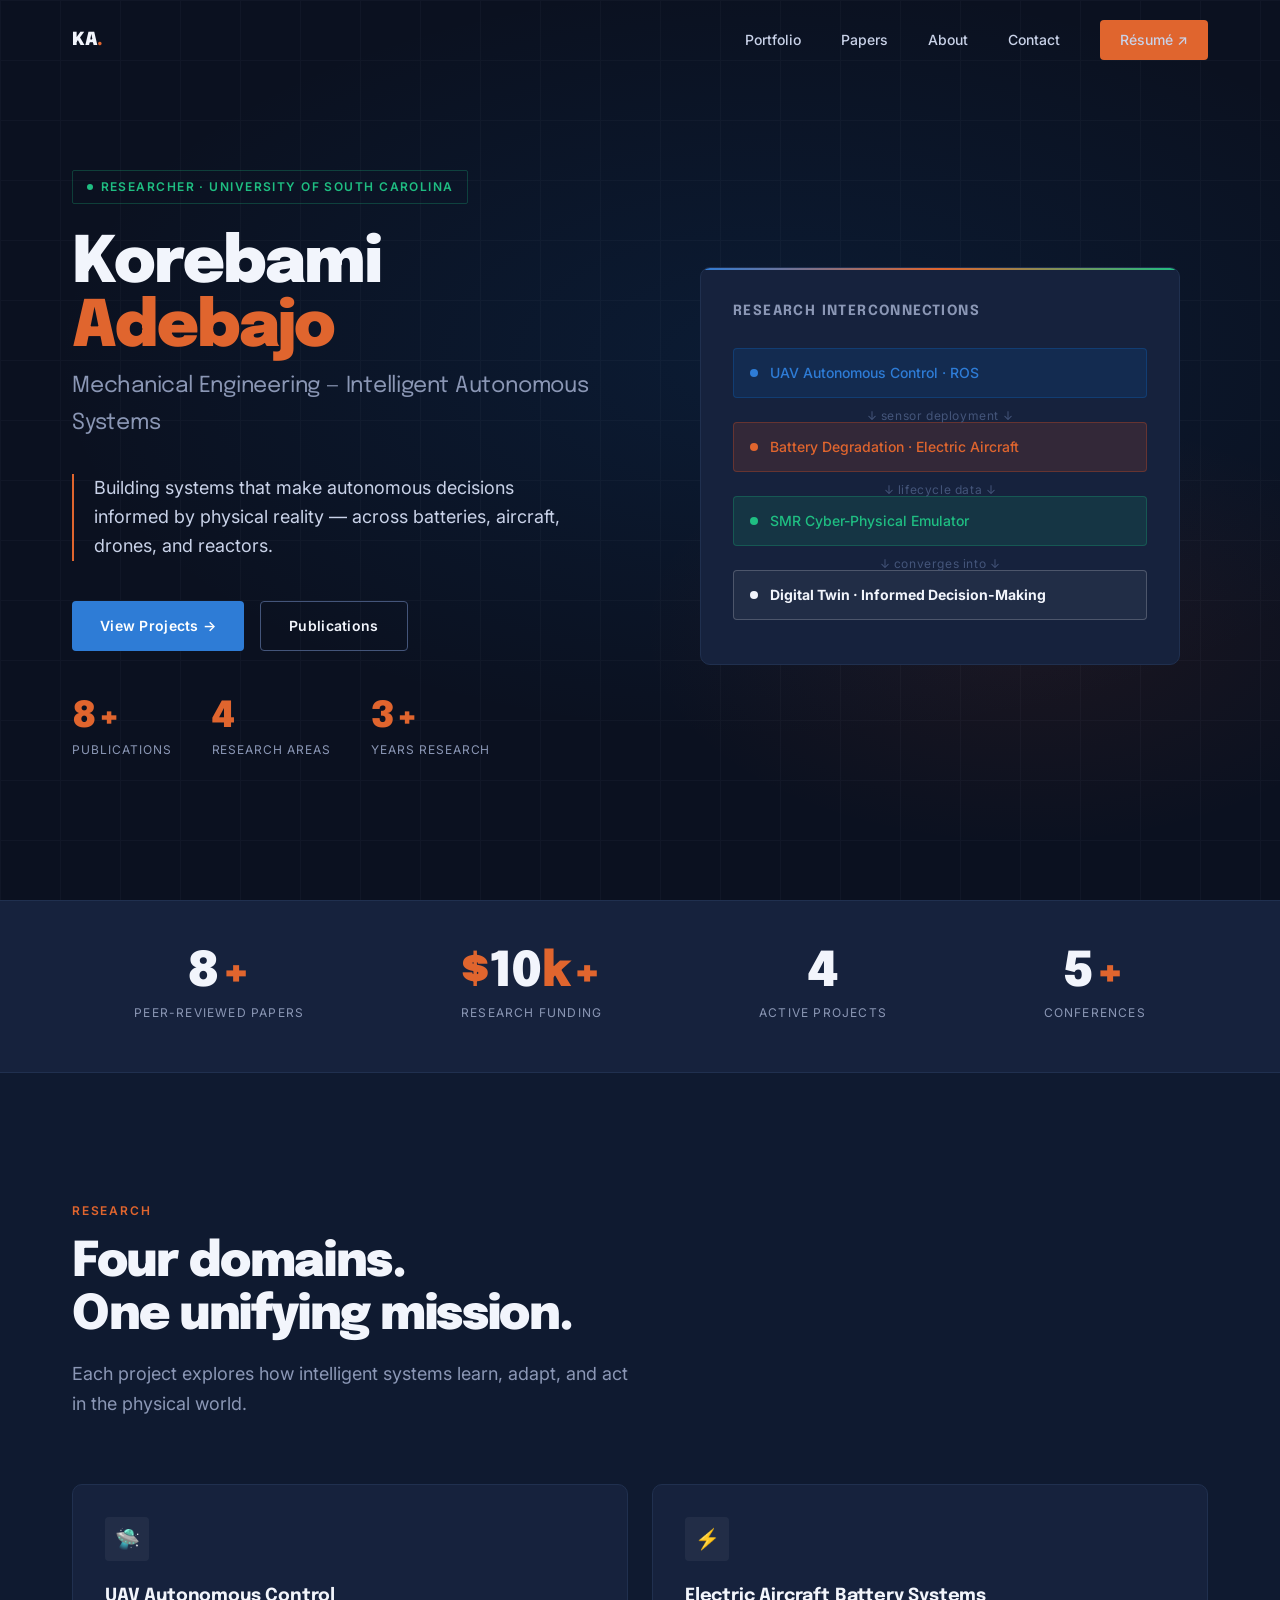
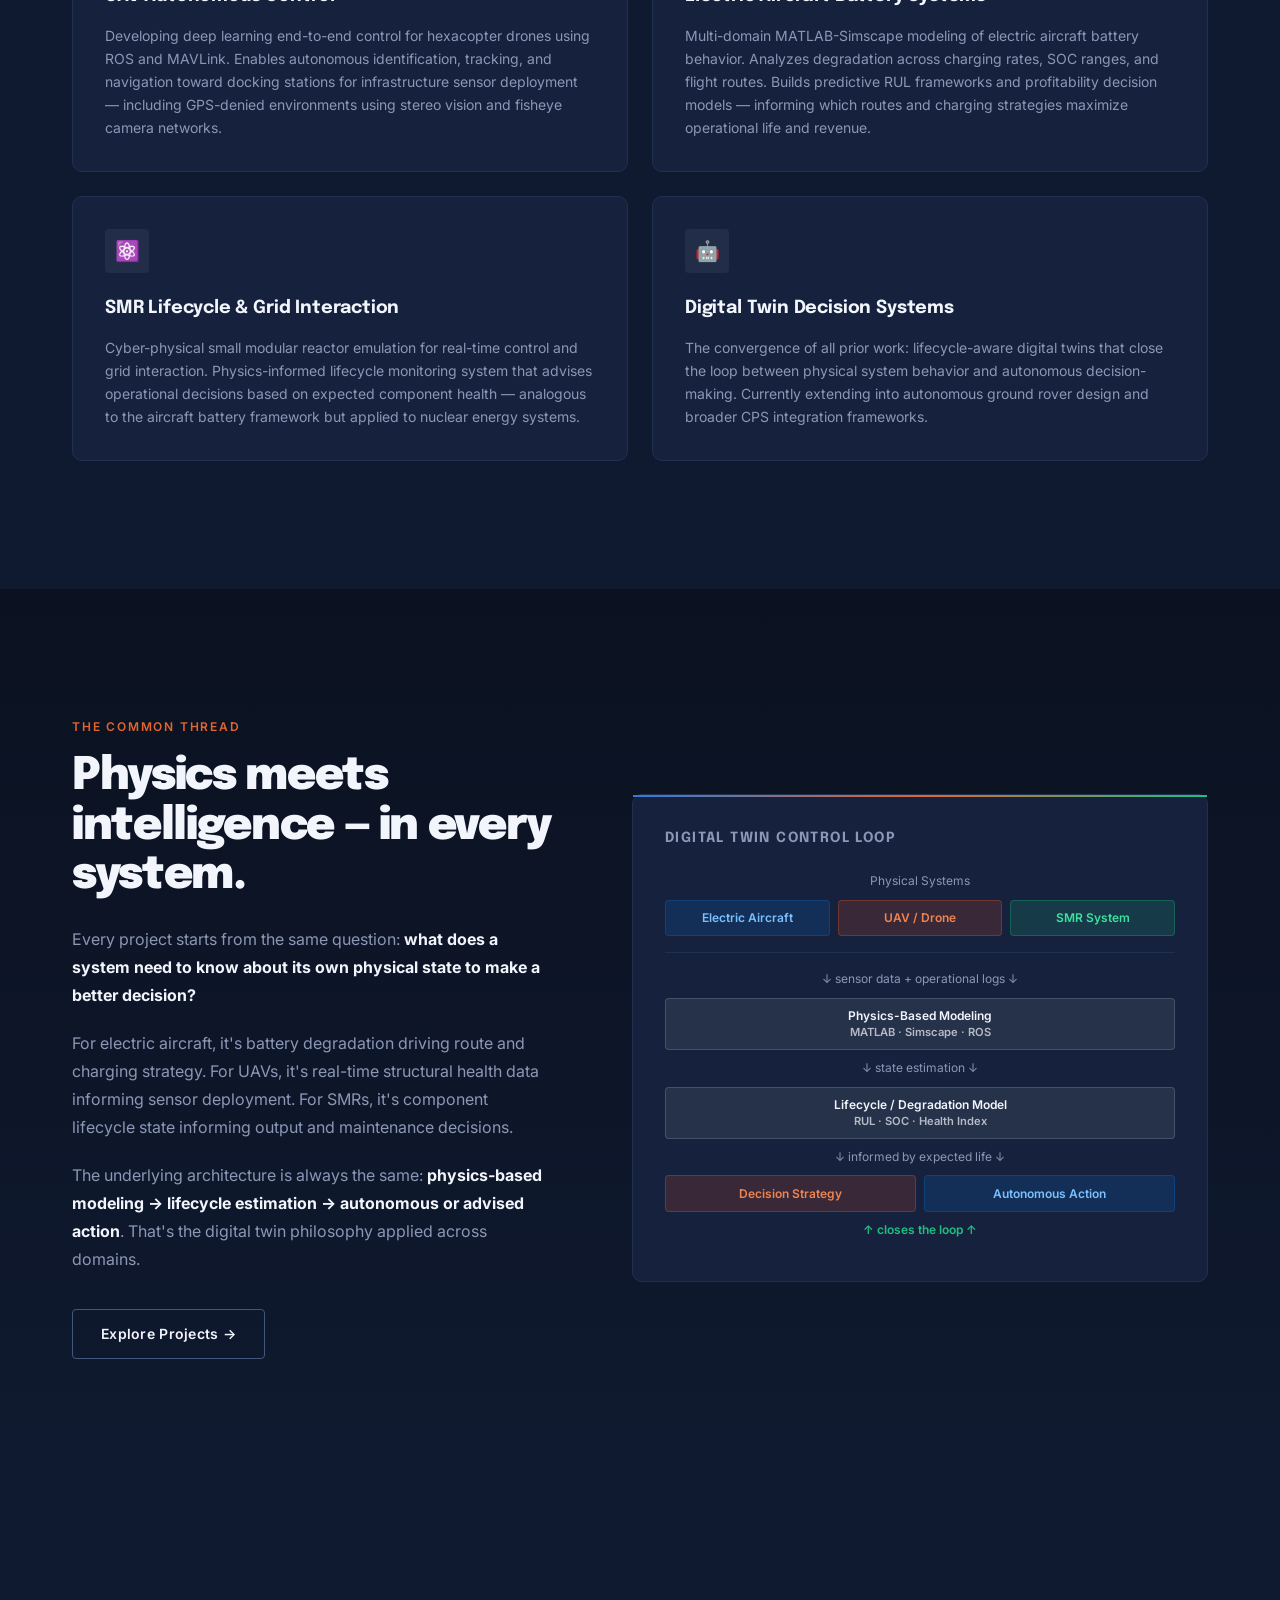
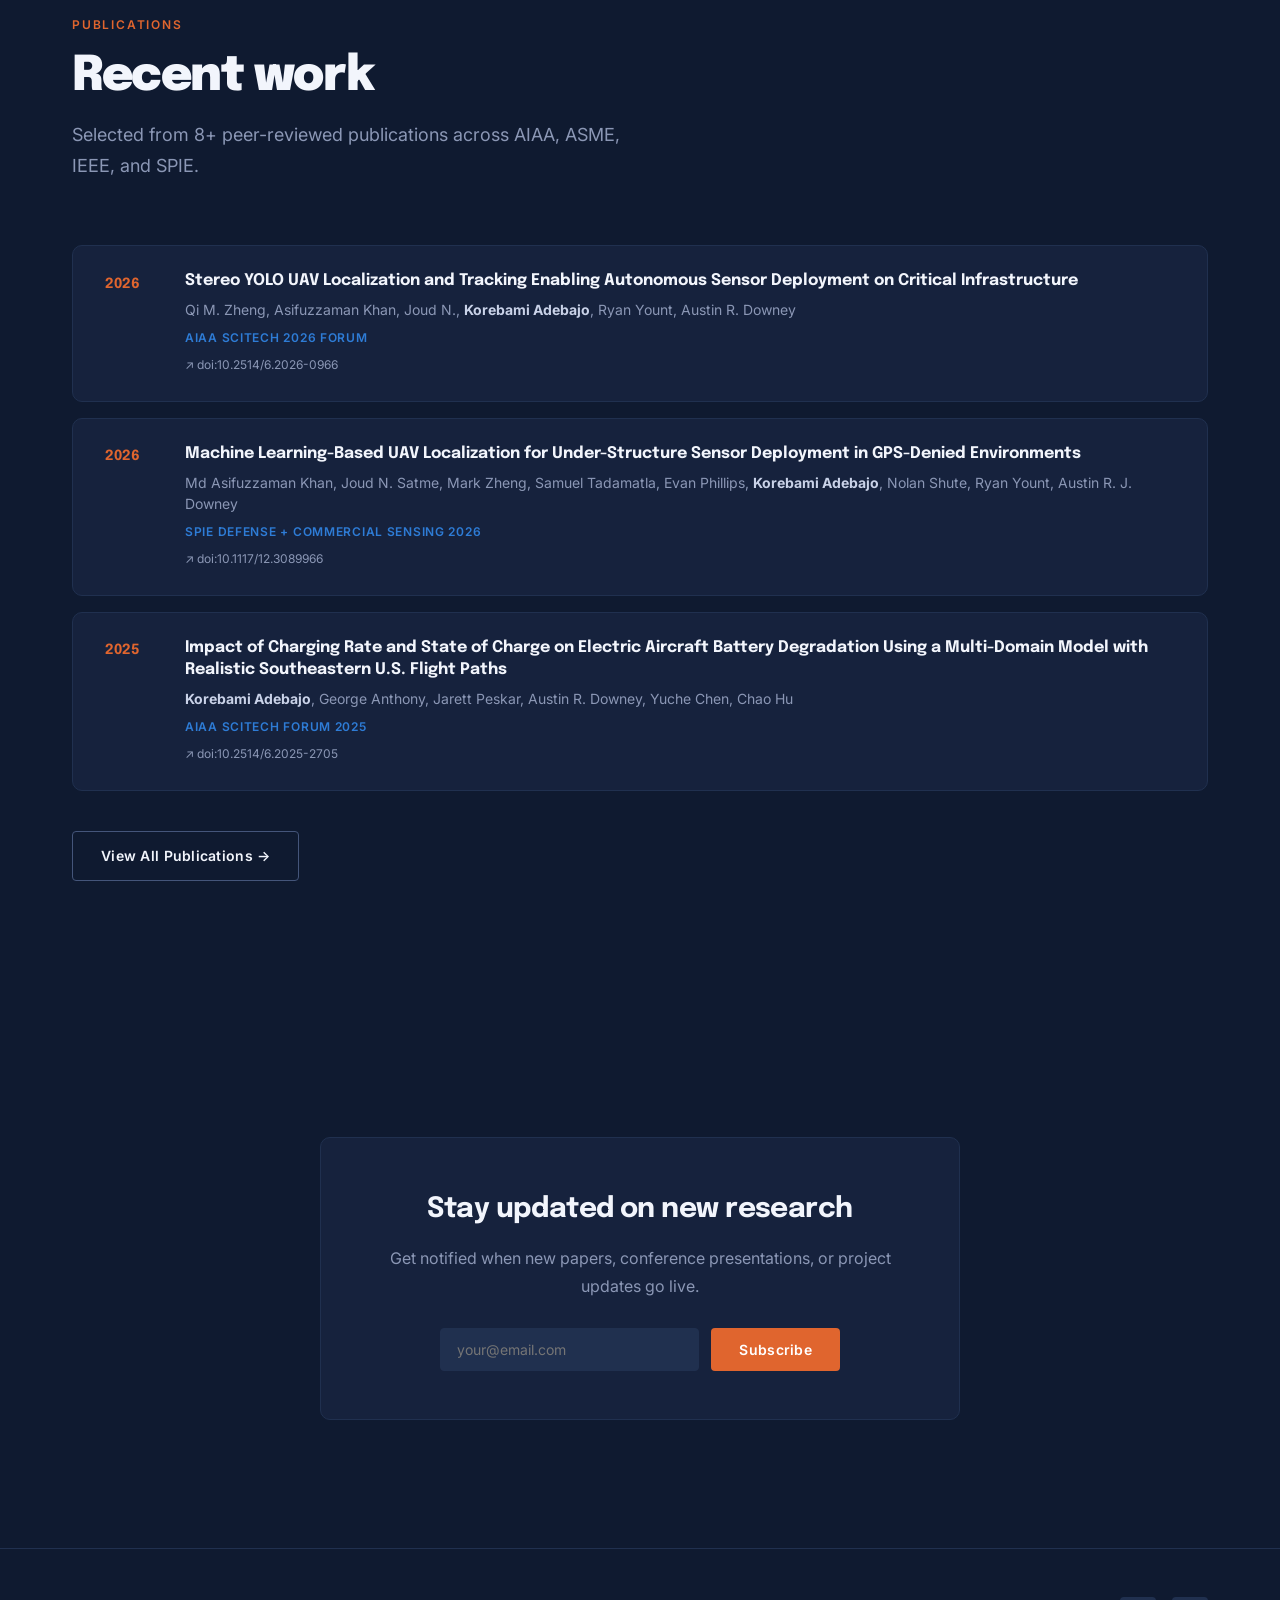
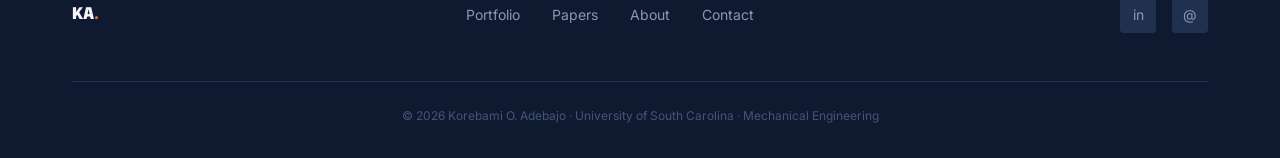
<file: index.html>
<!DOCTYPE html>
<html lang="en">
<head>
  <meta charset="UTF-8" />
  <meta name="viewport" content="width=device-width, initial-scale=1.0" />
  <title>Korebami Adebajo — Intelligent Autonomous Systems Researcher</title>
  <meta name="description" content="Researcher at University of South Carolina working on digital twins, battery degradation, UAV autonomy, and small modular reactor lifecycle monitoring." />
  <link rel="stylesheet" href="css/style.css" />
</head>
<body>

<!-- ============================================================ NAV -->
<nav class="nav">
  <div class="nav__inner">
    <a href="index.html" class="nav__logo">KA<span>.</span></a>
    <div class="nav__links">
      <a href="portfolio.html">Portfolio</a>
      <a href="papers.html">Papers</a>
      <a href="about.html">About</a>
      <a href="about.html#contact">Contact</a>
      <a href="Korebami%20CV_Nov_25.pdf" target="_blank" class="nav__resume">Résumé ↗</a>
    </div>
    <div class="nav__burger" aria-label="Toggle menu">
      <span></span><span></span><span></span>
    </div>
  </div>
  <div class="nav__mobile">
    <a href="portfolio.html">Portfolio</a>
    <a href="papers.html">Papers</a>
    <a href="about.html">About</a>
    <a href="about.html#contact">Contact</a>
    <a href="Korebami%20CV_Nov_25.pdf" target="_blank">Résumé ↗</a>
  </div>
</nav>

<!-- ============================================================ HERO -->
<section class="hero">
  <div class="hero__bg"></div>
  <div class="hero__grid-overlay"></div>
  <div class="hero__inner">
    <div class="hero__content">
      <div class="hero__label">Researcher · University of South Carolina</div>
      <h1 class="hero__name">Korebami<br><span>Adebajo</span></h1>
      <p class="hero__title">Mechanical Engineering — Intelligent Autonomous Systems</p>
      <p class="hero__thesis">
        Building systems that make autonomous decisions informed by physical reality — across batteries, aircraft, drones, and reactors.
      </p>
      <div class="hero__actions">
        <a href="portfolio.html" class="btn btn--primary">View Projects →</a>
        <a href="papers.html" class="btn btn--ghost">Publications</a>
      </div>
      <div class="hero__stats">
        <div>
          <span class="hero__stat-num"><span data-target="8">0</span><span style="color:var(--punch)">+</span></span>
          <span class="hero__stat-label">Publications</span>
        </div>
        <div>
          <span class="hero__stat-num"><span data-target="4">0</span></span>
          <span class="hero__stat-label">Research Areas</span>
        </div>
        <div>
          <span class="hero__stat-num"><span data-target="3">0</span><span style="color:var(--punch)">+</span></span>
          <span class="hero__stat-label">Years Research</span>
        </div>
      </div>
    </div>

    <div class="hero__visual">
      <div class="hero__diagram">
        <div class="diagram-title">Research Interconnections</div>

        <div class="diagram-node diagram-node--blue diagram-node--sequence seq-1">
          <span class="dot dot--blue"></span>
          UAV Autonomous Control · ROS
        </div>
        <div class="diagram-arrow">↓ sensor deployment ↓</div>

        <div class="diagram-node diagram-node--punch diagram-node--sequence seq-2">
          <span class="dot dot--punch"></span>
          Battery Degradation · Electric Aircraft
        </div>
        <div class="diagram-arrow">↓ lifecycle data ↓</div>

        <div class="diagram-node diagram-node--green diagram-node--sequence seq-3">
          <span class="dot dot--green"></span>
          SMR Cyber-Physical Emulator
        </div>
        <div class="diagram-arrow">↓ converges into ↓</div>

        <div class="diagram-node diagram-node--muted diagram-node--sequence seq-4" style="border-color: rgba(255,255,255,0.2); background: rgba(255,255,255,0.05);">
          <span class="dot dot--muted" style="background: var(--white)"></span>
          <strong style="color:var(--white)">Digital Twin · Informed Decision-Making</strong>
        </div>
      </div>
    </div>
  </div>
</section>

<!-- ============================================================ STATS BAR -->
<div class="stats-bar">
  <div class="stats-bar__inner">
    <div class="stat-item reveal reveal-delay-1">
      <span class="stat-item__num"><span data-target="8">0</span><em>+</em></span>
      <div class="stat-item__label">Peer-Reviewed Papers</div>
    </div>
    <div class="stat-item reveal reveal-delay-2">
      <span class="stat-item__num"><em>$</em><span data-target="10">0</span><em>k+</em></span>
      <div class="stat-item__label">Research Funding</div>
    </div>
    <div class="stat-item reveal reveal-delay-3">
      <span class="stat-item__num"><span data-target="4">0</span></span>
      <div class="stat-item__label">Active Projects</div>
    </div>
    <div class="stat-item reveal reveal-delay-4">
      <span class="stat-item__num"><span data-target="5">0</span><em>+</em></span>
      <div class="stat-item__label">Conferences</div>
    </div>
  </div>
</div>

<!-- ============================================================ RESEARCH AREAS -->
<section class="research-areas">
  <div class="container">
    <div class="section-header reveal">
      <span class="eyebrow">Research</span>
      <h2>Four domains.<br>One unifying mission.</h2>
      <p>Each project explores how intelligent systems learn, adapt, and act in the physical world.</p>
    </div>
    <div class="grid-2" style="gap: 1.5rem;">
      <div class="area-card area-card--blue reveal">
        <div class="area-icon">🛸</div>
        <h3>UAV Autonomous Control</h3>
        <p>Developing deep learning end-to-end control for hexacopter drones using ROS and MAVLink. Enables autonomous identification, tracking, and navigation toward docking stations for infrastructure sensor deployment — including GPS-denied environments using stereo vision and fisheye camera networks.</p>
      </div>
      <div class="area-card area-card--punch reveal reveal-delay-1">
        <div class="area-icon">⚡</div>
        <h3>Electric Aircraft Battery Systems</h3>
        <p>Multi-domain MATLAB-Simscape modeling of electric aircraft battery behavior. Analyzes degradation across charging rates, SOC ranges, and flight routes. Builds predictive RUL frameworks and profitability decision models — informing which routes and charging strategies maximize operational life and revenue.</p>
      </div>
      <div class="area-card area-card--green reveal reveal-delay-2">
        <div class="area-icon">⚛️</div>
        <h3>SMR Lifecycle & Grid Interaction</h3>
        <p>Cyber-physical small modular reactor emulation for real-time control and grid interaction. Physics-informed lifecycle monitoring system that advises operational decisions based on expected component health — analogous to the aircraft battery framework but applied to nuclear energy systems.</p>
      </div>
      <div class="area-card area-card--muted reveal reveal-delay-3">
        <div class="area-icon">🤖</div>
        <h3>Digital Twin Decision Systems</h3>
        <p>The convergence of all prior work: lifecycle-aware digital twins that close the loop between physical system behavior and autonomous decision-making. Currently extending into autonomous ground rover design and broader CPS integration frameworks.</p>
      </div>
    </div>
  </div>
</section>

<!-- ============================================================ UNIFYING THREAD -->
<section class="thread">
  <div class="container">
    <div class="thread__inner">
      <div class="thread__text reveal">
        <span class="eyebrow">The Common Thread</span>
        <h2>Physics meets intelligence — in every system.</h2>
        <p>Every project starts from the same question: <strong>what does a system need to know about its own physical state to make a better decision?</strong></p>
        <p>For electric aircraft, it's battery degradation driving route and charging strategy. For UAVs, it's real-time structural health data informing sensor deployment. For SMRs, it's component lifecycle state informing output and maintenance decisions.</p>
        <p>The underlying architecture is always the same: <strong>physics-based modeling → lifecycle estimation → autonomous or advised action</strong>. That's the digital twin philosophy applied across domains.</p>
        <a href="portfolio.html" class="btn btn--ghost" style="margin-top:1rem;">Explore Projects →</a>
      </div>

      <div class="thread__diagram reveal reveal-delay-2">
        <div class="flow-diagram">
          <div class="diagram-title" style="margin-bottom:1.25rem;">Digital Twin Control Loop</div>

          <div class="flow-label">Physical Systems</div>
          <div class="flow-row">
            <div class="flow-box flow-box--blue">Electric Aircraft</div>
            <div class="flow-box flow-box--punch">UAV / Drone</div>
            <div class="flow-box flow-box--green">SMR System</div>
          </div>

          <div class="flow-divider"></div>
          <div class="flow-label">↓ sensor data + operational logs ↓</div>

          <div class="flow-row">
            <div class="flow-box flow-box--core" style="text-align:center;">
              Physics-Based Modeling<br><span style="font-size:0.7rem;opacity:0.7">MATLAB · Simscape · ROS</span>
            </div>
          </div>

          <div class="flow-label">↓ state estimation ↓</div>

          <div class="flow-row">
            <div class="flow-box flow-box--core">
              Lifecycle / Degradation Model<br><span style="font-size:0.7rem;opacity:0.7">RUL · SOC · Health Index</span>
            </div>
          </div>

          <div class="flow-label">↓ informed by expected life ↓</div>

          <div class="flow-row">
            <div class="flow-box flow-box--punch">Decision Strategy</div>
            <div class="flow-box flow-box--blue">Autonomous Action</div>
          </div>

          <div class="flow-label" style="color:var(--green);font-weight:600;">↑ closes the loop ↑</div>
        </div>
      </div>
    </div>
  </div>
</section>

<!-- ============================================================ RECENT PUBLICATIONS -->
<section class="section section--dark">
  <div class="container">
    <div class="section-header reveal">
      <span class="eyebrow">Publications</span>
      <h2>Recent work</h2>
      <p>Selected from 8+ peer-reviewed publications across AIAA, ASME, IEEE, and SPIE.</p>
    </div>

    <div style="display:flex; flex-direction:column; gap:1rem;">

      <div class="pub-card reveal">
        <div class="pub-year">2026</div>
        <div class="pub-body">
          <div class="pub-title">Stereo YOLO UAV Localization and Tracking Enabling Autonomous Sensor Deployment on Critical Infrastructure</div>
          <div class="pub-authors">Qi M. Zheng, Asifuzzaman Khan, Joud N., <strong>Korebami Adebajo</strong>, Ryan Yount, Austin R. Downey</div>
          <div class="pub-venue">AIAA SCITECH 2026 Forum</div>
          <a href="https://doi.org/10.2514/6.2026-0966" target="_blank" class="pub-doi">↗ doi:10.2514/6.2026-0966</a>
        </div>
      </div>

      <div class="pub-card reveal reveal-delay-1">
        <div class="pub-year">2026</div>
        <div class="pub-body">
          <div class="pub-title">Machine Learning-Based UAV Localization for Under-Structure Sensor Deployment in GPS-Denied Environments</div>
          <div class="pub-authors">Md Asifuzzaman Khan, Joud N. Satme, Mark Zheng, Samuel Tadamatla, Evan Phillips, <strong>Korebami Adebajo</strong>, Nolan Shute, Ryan Yount, Austin R. J. Downey</div>
          <div class="pub-venue">SPIE Defense + Commercial Sensing 2026</div>
          <a href="https://doi.org/10.1117/12.3089966" target="_blank" class="pub-doi">↗ doi:10.1117/12.3089966</a>
        </div>
      </div>

      <div class="pub-card reveal reveal-delay-2">
        <div class="pub-year">2025</div>
        <div class="pub-body">
          <div class="pub-title">Impact of Charging Rate and State of Charge on Electric Aircraft Battery Degradation Using a Multi-Domain Model with Realistic Southeastern U.S. Flight Paths</div>
          <div class="pub-authors"><strong>Korebami Adebajo</strong>, George Anthony, Jarett Peskar, Austin R. Downey, Yuche Chen, Chao Hu</div>
          <div class="pub-venue">AIAA SciTech Forum 2025</div>
          <a href="https://doi.org/10.2514/6.2025-2705" target="_blank" class="pub-doi">↗ doi:10.2514/6.2025-2705</a>
        </div>
      </div>

    </div>

    <div style="margin-top:2.5rem;" class="reveal">
      <a href="papers.html" class="btn btn--ghost">View All Publications →</a>
    </div>
  </div>
</section>


<!-- ============================================================ NEWSLETTER -->
<section class="section section--dark">
  <div class="container">
    <div class="newsletter reveal" style="max-width:640px; margin:0 auto;">
      <h3>Stay updated on new research</h3>
      <p>Get notified when new papers, conference presentations, or project updates go live.</p>
      <div class="newsletter__form">
        <input type="email" class="newsletter__input" placeholder="your@email.com" />
        <button class="btn btn--punch">Subscribe</button>
      </div>
    </div>
  </div>
</section>

<!-- ============================================================ FOOTER -->
<footer class="footer">
  <div class="footer__inner">
    <div class="footer__logo">KA<span>.</span></div>
    <div class="footer__links">
      <a href="portfolio.html">Portfolio</a>
      <a href="papers.html">Papers</a>
      <a href="about.html">About</a>
      <a href="about.html#contact">Contact</a>
    </div>
    <div class="footer__social">
      <a href="https://www.linkedin.com/in/korebami-adebajo" target="_blank" title="LinkedIn">in</a>
      <a href="mailto:oyinkansoaadebajo@gmail.com" title="Email">@</a>
    </div>
    <div class="footer__copy">
      © 2026 Korebami O. Adebajo · University of South Carolina · Mechanical Engineering
    </div>
  </div>
</footer>

<script src="js/main.js"></script>
</body>
</html>
</file>
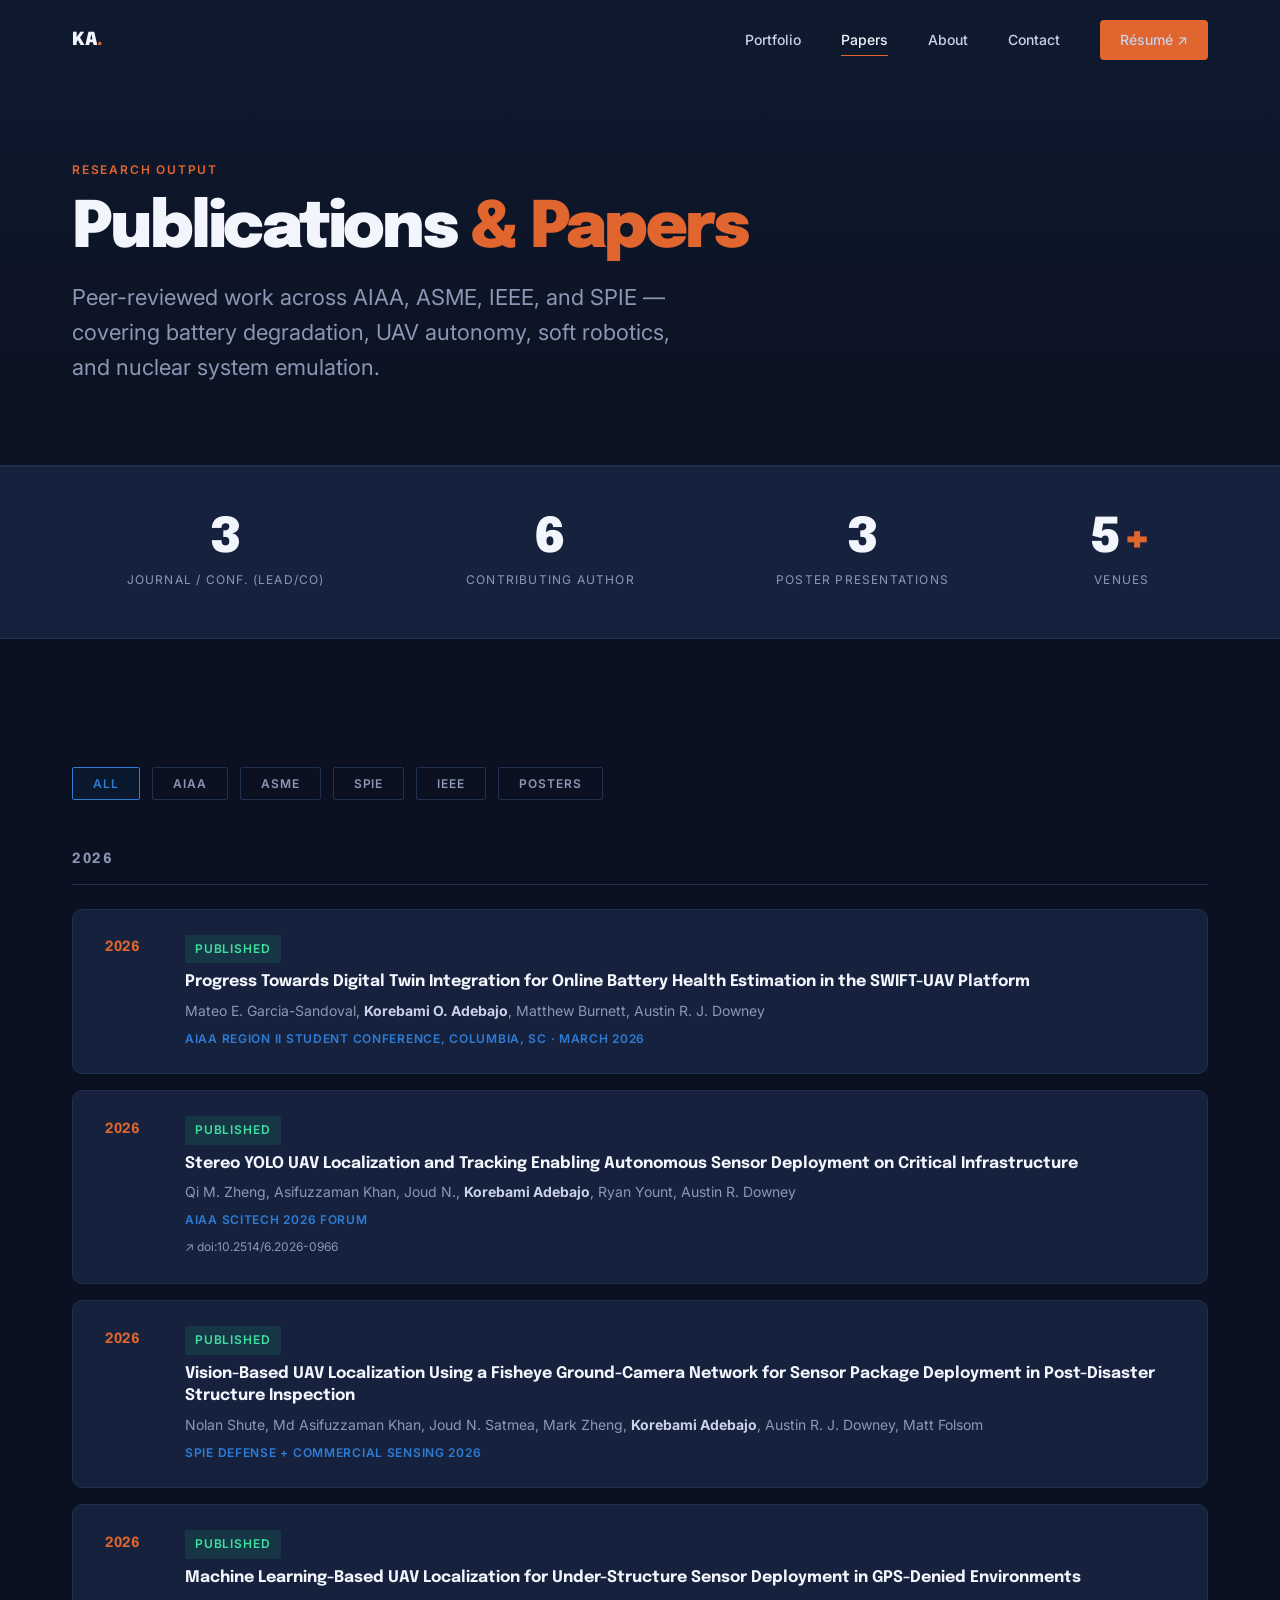
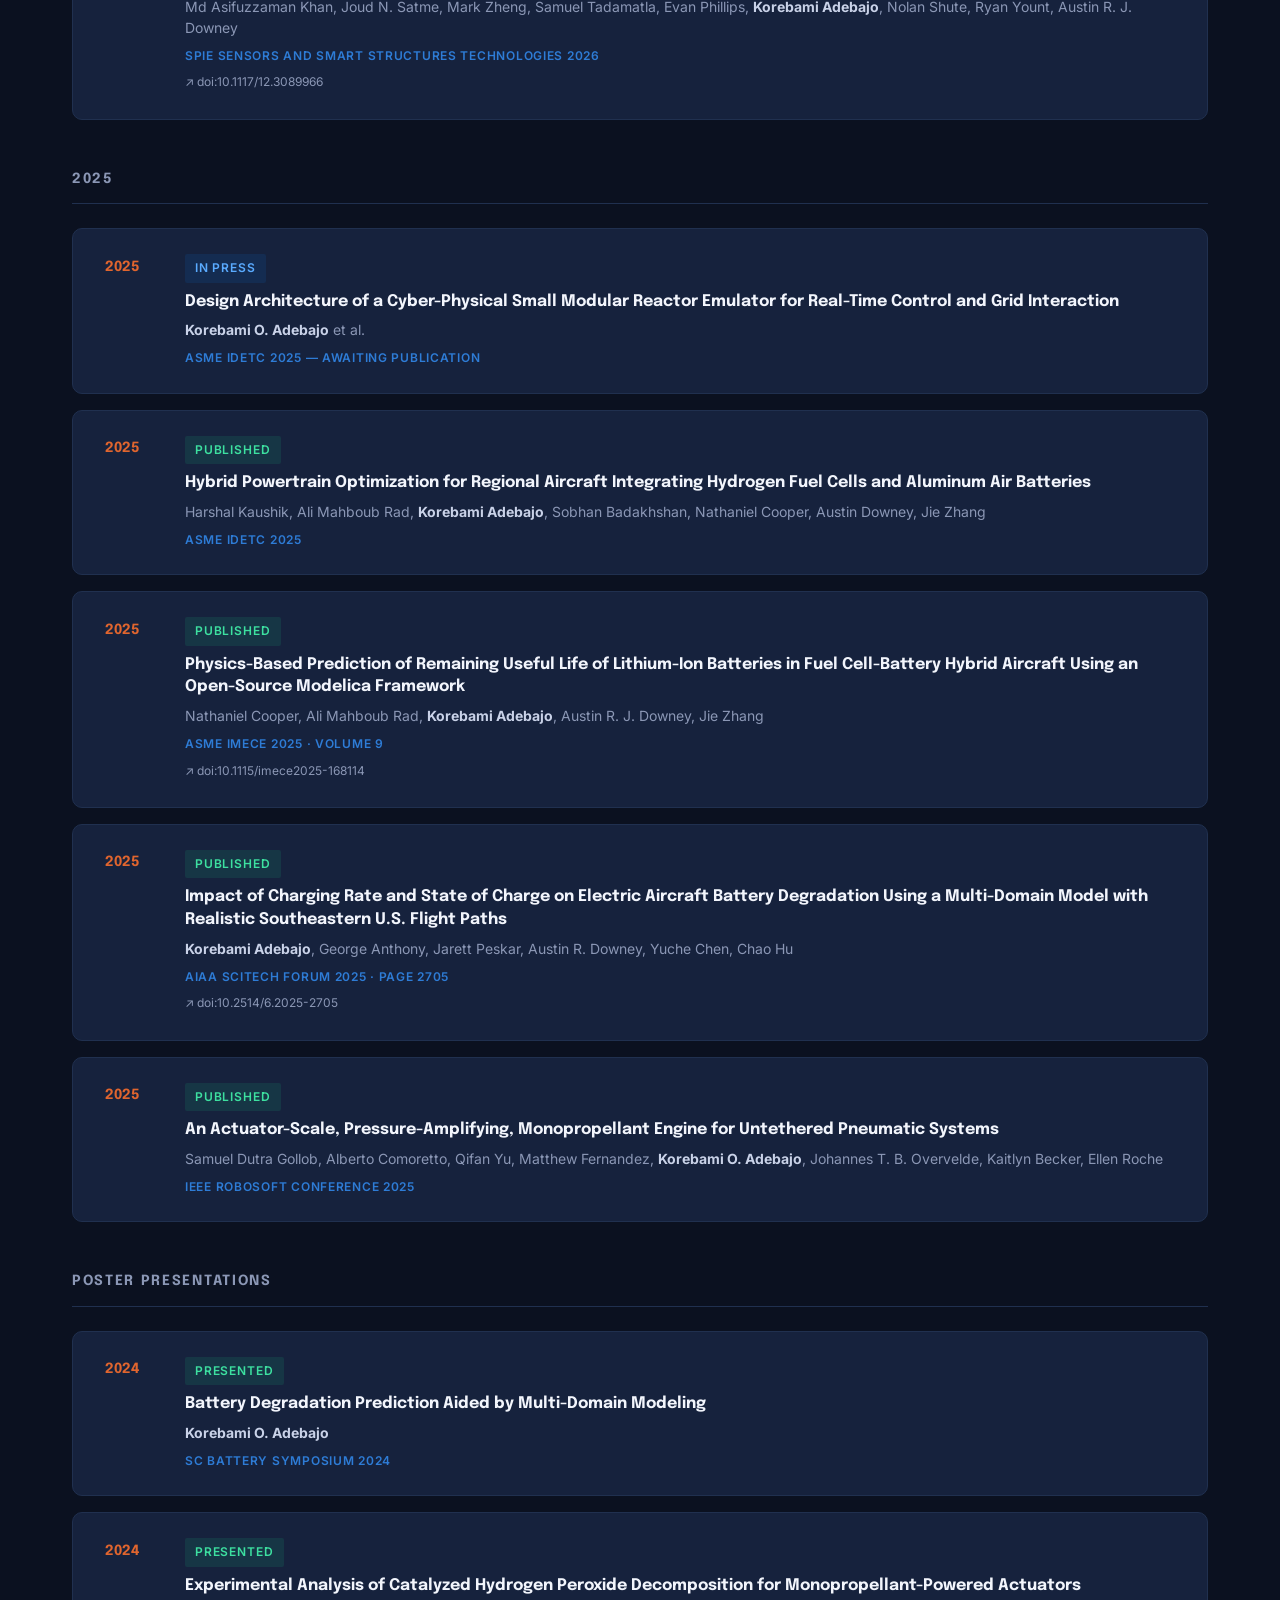
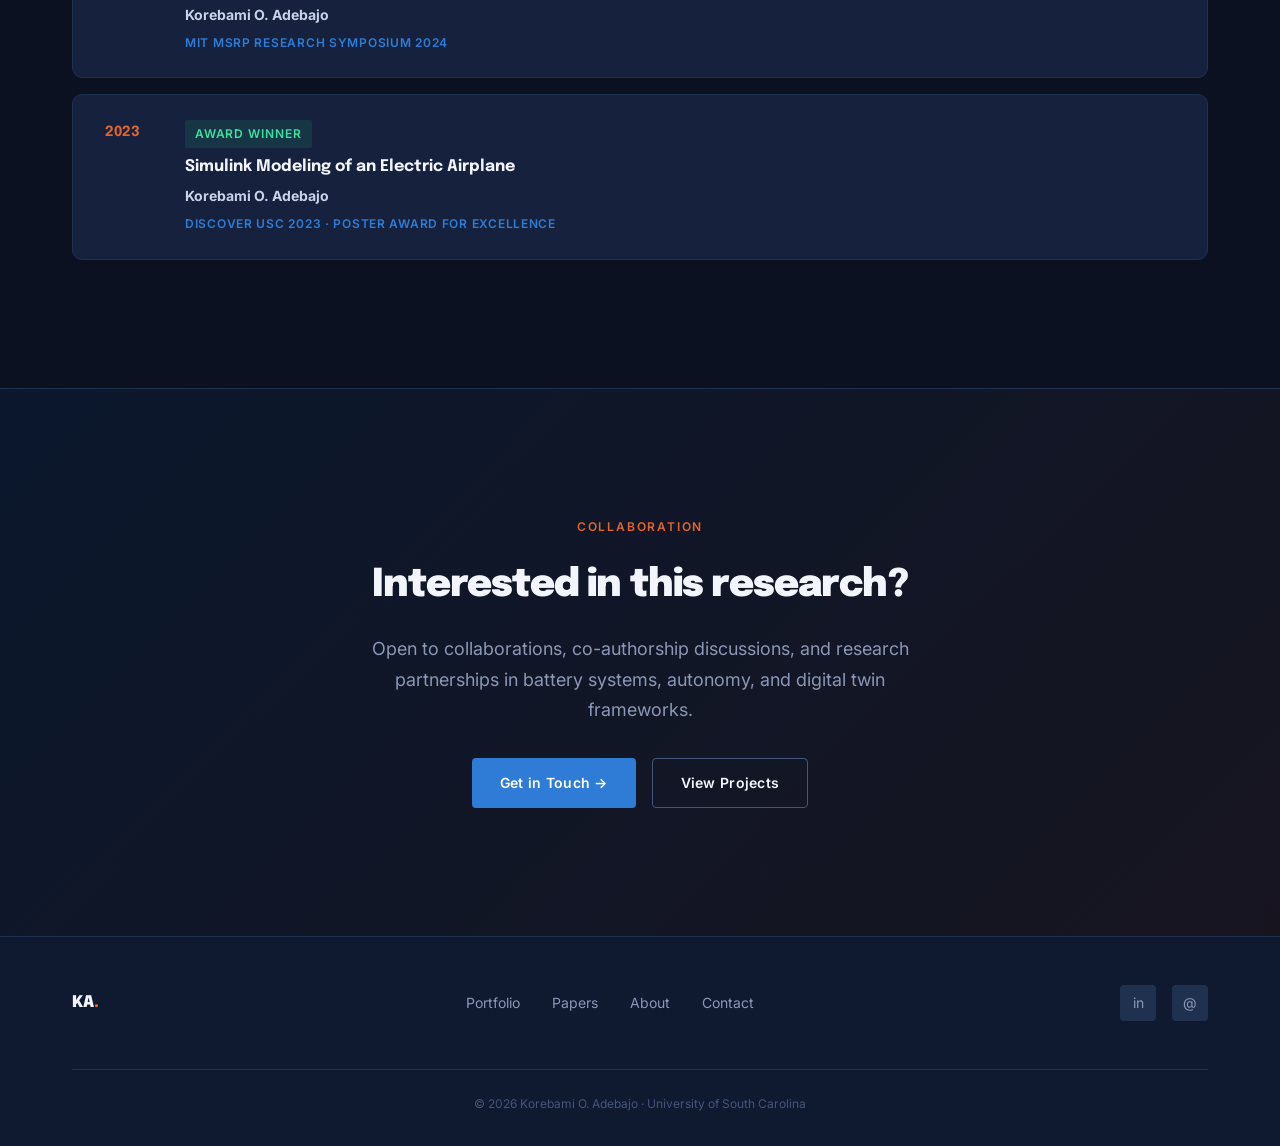
<file: papers.html>
<!DOCTYPE html>
<html lang="en">
<head>
  <meta charset="UTF-8" />
  <meta name="viewport" content="width=device-width, initial-scale=1.0" />
  <title>Publications — Korebami Adebajo</title>
  <meta name="description" content="Peer-reviewed publications by Korebami Adebajo across AIAA, ASME, IEEE, and SPIE on battery degradation, UAV autonomy, and SMR systems." />
  <link rel="stylesheet" href="css/style.css" />
  <style>
    .filter-bar { display:flex; gap:0.75rem; flex-wrap:wrap; margin-bottom:3rem; }
    .filter-btn {
      padding:0.5rem 1.25rem; border-radius:2px; border:1px solid var(--dark-3);
      background:transparent; color:var(--muted); font-family:var(--font-body);
      font-size:var(--text-xs); font-weight:600; letter-spacing:0.08em;
      text-transform:uppercase; cursor:pointer; transition:all 0.2s;
    }
    .filter-btn:hover, .filter-btn.active {
      border-color:var(--blue); color:var(--blue); background:rgba(10,102,194,0.08);
    }
    .pub-section-title {
      font-family:var(--font-display); font-size:var(--text-sm); font-weight:700;
      letter-spacing:0.12em; text-transform:uppercase; color:var(--muted);
      padding-bottom:0.75rem; border-bottom:1px solid var(--dark-3);
      margin-bottom:1.5rem; margin-top:3rem;
    }
    .pub-section-title:first-of-type { margin-top:0; }
    .pub-list { display:flex; flex-direction:column; gap:1rem; }
    .pub-num {
      min-width:2rem; font-family:var(--font-display); font-size:var(--text-sm);
      font-weight:700; color:var(--mid); padding-top:0.15rem;
    }
    .pub-status {
      display:inline-flex; align-items:center; gap:0.35rem;
      font-size:var(--text-xs); font-weight:600; letter-spacing:0.08em;
      text-transform:uppercase; padding:0.25rem 0.6rem; border-radius:2px;
      margin-bottom:0.5rem;
    }
    .pub-status--published { background:rgba(25,169,116,0.15); color:#3de0a0; }
    .pub-status--inpress { background:rgba(10,102,194,0.15); color:#5aabff; }
    .pub-status--prep { background:rgba(217,79,34,0.15); color:#f0844e; }
  </style>
</head>
<body>

<nav class="nav">
  <div class="nav__inner">
    <a href="index.html" class="nav__logo">KA<span>.</span></a>
    <div class="nav__links">
      <a href="portfolio.html">Portfolio</a>
      <a href="papers.html" class="active">Papers</a>
      <a href="about.html">About</a>
      <a href="about.html#contact">Contact</a>
      <a href="Korebami%20CV_Nov_25.pdf" target="_blank" class="nav__resume">Résumé ↗</a>
    </div>
    <div class="nav__burger"><span></span><span></span><span></span></div>
  </div>
  <div class="nav__mobile">
    <a href="portfolio.html">Portfolio</a>
    <a href="papers.html">Papers</a>
    <a href="about.html">About</a>
    <a href="about.html#contact">Contact</a>
    <a href="Korebami%20CV_Nov_25.pdf" target="_blank">Résumé ↗</a>
  </div>
</nav>

<div class="page-header">
  <div class="container">
    <span class="eyebrow">Research Output</span>
    <h1>Publications <span>&amp; Papers</span></h1>
    <p>Peer-reviewed work across AIAA, ASME, IEEE, and SPIE — covering battery degradation, UAV autonomy, soft robotics, and nuclear system emulation.</p>
  </div>
</div>

<!-- Stats -->
<div class="stats-bar">
  <div class="stats-bar__inner">
    <div class="stat-item reveal">
      <span class="stat-item__num"><span data-target="3">0</span></span>
      <div class="stat-item__label">Journal / Conf. (Lead/Co)</div>
    </div>
    <div class="stat-item reveal reveal-delay-1">
      <span class="stat-item__num"><span data-target="6">0</span></span>
      <div class="stat-item__label">Contributing Author</div>
    </div>
    <div class="stat-item reveal reveal-delay-2">
      <span class="stat-item__num"><span data-target="3">0</span></span>
      <div class="stat-item__label">Poster Presentations</div>
    </div>
    <div class="stat-item reveal reveal-delay-3">
      <span class="stat-item__num"><span data-target="5">0</span><em style="color:var(--punch)">+</em></span>
      <div class="stat-item__label">Venues</div>
    </div>
  </div>
</div>

<section class="section">
  <div class="container">

    <div class="filter-bar reveal">
      <button class="filter-btn active" data-filter="all">All</button>
      <button class="filter-btn" data-filter="aiaa">AIAA</button>
      <button class="filter-btn" data-filter="asme">ASME</button>
      <button class="filter-btn" data-filter="spie">SPIE</button>
      <button class="filter-btn" data-filter="ieee">IEEE</button>
      <button class="filter-btn" data-filter="poster">Posters</button>
    </div>

    <!-- 2026 -->
    <div class="pub-section-title">2026</div>
    <div class="pub-list">

      <div class="pub-card reveal" data-category="aiaa">
        <div class="pub-year">2026</div>
        <div class="pub-body">
          <span class="pub-status pub-status--published">Published</span>
          <div class="pub-title">Progress Towards Digital Twin Integration for Online Battery Health Estimation in the SWIFT-UAV Platform</div>
          <div class="pub-authors">Mateo E. Garcia-Sandoval, <strong>Korebami O. Adebajo</strong>, Matthew Burnett, Austin R. J. Downey</div>
          <div class="pub-venue">AIAA Region II Student Conference, Columbia, SC · March 2026</div>
        </div>
      </div>

      <div class="pub-card reveal reveal-delay-1" data-category="aiaa">
        <div class="pub-year">2026</div>
        <div class="pub-body">
          <span class="pub-status pub-status--published">Published</span>
          <div class="pub-title">Stereo YOLO UAV Localization and Tracking Enabling Autonomous Sensor Deployment on Critical Infrastructure</div>
          <div class="pub-authors">Qi M. Zheng, Asifuzzaman Khan, Joud N., <strong>Korebami Adebajo</strong>, Ryan Yount, Austin R. Downey</div>
          <div class="pub-venue">AIAA SCITECH 2026 Forum</div>
          <a href="https://doi.org/10.2514/6.2026-0966" target="_blank" class="pub-doi">↗ doi:10.2514/6.2026-0966</a>
        </div>
      </div>

      <div class="pub-card reveal reveal-delay-2" data-category="spie">
        <div class="pub-year">2026</div>
        <div class="pub-body">
          <span class="pub-status pub-status--published">Published</span>
          <div class="pub-title">Vision-Based UAV Localization Using a Fisheye Ground-Camera Network for Sensor Package Deployment in Post-Disaster Structure Inspection</div>
          <div class="pub-authors">Nolan Shute, Md Asifuzzaman Khan, Joud N. Satmea, Mark Zheng, <strong>Korebami Adebajo</strong>, Austin R. J. Downey, Matt Folsom</div>
          <div class="pub-venue">SPIE Defense + Commercial Sensing 2026</div>
        </div>
      </div>

      <div class="pub-card reveal reveal-delay-3" data-category="spie">
        <div class="pub-year">2026</div>
        <div class="pub-body">
          <span class="pub-status pub-status--published">Published</span>
          <div class="pub-title">Machine Learning-Based UAV Localization for Under-Structure Sensor Deployment in GPS-Denied Environments</div>
          <div class="pub-authors">Md Asifuzzaman Khan, Joud N. Satme, Mark Zheng, Samuel Tadamatla, Evan Phillips, <strong>Korebami Adebajo</strong>, Nolan Shute, Ryan Yount, Austin R. J. Downey</div>
          <div class="pub-venue">SPIE Sensors and Smart Structures Technologies 2026</div>
          <a href="https://doi.org/10.1117/12.3089966" target="_blank" class="pub-doi">↗ doi:10.1117/12.3089966</a>
        </div>
      </div>

    </div>

    <!-- 2025 -->
    <div class="pub-section-title">2025</div>
    <div class="pub-list">

      <div class="pub-card reveal" data-category="asme">
        <div class="pub-year">2025</div>
        <div class="pub-body">
          <span class="pub-status pub-status--inpress">In Press</span>
          <div class="pub-title">Design Architecture of a Cyber-Physical Small Modular Reactor Emulator for Real-Time Control and Grid Interaction</div>
          <div class="pub-authors"><strong>Korebami O. Adebajo</strong> et al.</div>
          <div class="pub-venue">ASME IDETC 2025 — Awaiting publication</div>
        </div>
      </div>

      <div class="pub-card reveal reveal-delay-1" data-category="asme">
        <div class="pub-year">2025</div>
        <div class="pub-body">
          <span class="pub-status pub-status--published">Published</span>
          <div class="pub-title">Hybrid Powertrain Optimization for Regional Aircraft Integrating Hydrogen Fuel Cells and Aluminum Air Batteries</div>
          <div class="pub-authors">Harshal Kaushik, Ali Mahboub Rad, <strong>Korebami Adebajo</strong>, Sobhan Badakhshan, Nathaniel Cooper, Austin Downey, Jie Zhang</div>
          <div class="pub-venue">ASME IDETC 2025</div>
        </div>
      </div>

      <div class="pub-card reveal reveal-delay-2" data-category="asme">
        <div class="pub-year">2025</div>
        <div class="pub-body">
          <span class="pub-status pub-status--published">Published</span>
          <div class="pub-title">Physics-Based Prediction of Remaining Useful Life of Lithium-Ion Batteries in Fuel Cell-Battery Hybrid Aircraft Using an Open-Source Modelica Framework</div>
          <div class="pub-authors">Nathaniel Cooper, Ali Mahboub Rad, <strong>Korebami Adebajo</strong>, Austin R. J. Downey, Jie Zhang</div>
          <div class="pub-venue">ASME IMECE 2025 · Volume 9</div>
          <a href="https://doi.org/10.1115/imece2025-168114" target="_blank" class="pub-doi">↗ doi:10.1115/imece2025-168114</a>
        </div>
      </div>

      <div class="pub-card reveal reveal-delay-3" data-category="aiaa">
        <div class="pub-year">2025</div>
        <div class="pub-body">
          <span class="pub-status pub-status--published">Published</span>
          <div class="pub-title">Impact of Charging Rate and State of Charge on Electric Aircraft Battery Degradation Using a Multi-Domain Model with Realistic Southeastern U.S. Flight Paths</div>
          <div class="pub-authors"><strong>Korebami Adebajo</strong>, George Anthony, Jarett Peskar, Austin R. Downey, Yuche Chen, Chao Hu</div>
          <div class="pub-venue">AIAA SciTech Forum 2025 · Page 2705</div>
          <a href="https://doi.org/10.2514/6.2025-2705" target="_blank" class="pub-doi">↗ doi:10.2514/6.2025-2705</a>
        </div>
      </div>

      <div class="pub-card reveal reveal-delay-4" data-category="ieee">
        <div class="pub-year">2025</div>
        <div class="pub-body">
          <span class="pub-status pub-status--published">Published</span>
          <div class="pub-title">An Actuator-Scale, Pressure-Amplifying, Monopropellant Engine for Untethered Pneumatic Systems</div>
          <div class="pub-authors">Samuel Dutra Gollob, Alberto Comoretto, Qifan Yu, Matthew Fernandez, <strong>Korebami O. Adebajo</strong>, Johannes T. B. Overvelde, Kaitlyn Becker, Ellen Roche</div>
          <div class="pub-venue">IEEE RoboSoft Conference 2025</div>
        </div>
      </div>

    </div>

    <!-- Posters -->
    <div class="pub-section-title">Poster Presentations</div>
    <div class="pub-list">

      <div class="pub-card reveal" data-category="poster">
        <div class="pub-year">2024</div>
        <div class="pub-body">
          <span class="pub-status pub-status--published">Presented</span>
          <div class="pub-title">Battery Degradation Prediction Aided by Multi-Domain Modeling</div>
          <div class="pub-authors"><strong>Korebami O. Adebajo</strong></div>
          <div class="pub-venue">SC Battery Symposium 2024</div>
        </div>
      </div>

      <div class="pub-card reveal reveal-delay-1" data-category="poster">
        <div class="pub-year">2024</div>
        <div class="pub-body">
          <span class="pub-status pub-status--published">Presented</span>
          <div class="pub-title">Experimental Analysis of Catalyzed Hydrogen Peroxide Decomposition for Monopropellant-Powered Actuators</div>
          <div class="pub-authors"><strong>Korebami O. Adebajo</strong></div>
          <div class="pub-venue">MIT MSRP Research Symposium 2024</div>
        </div>
      </div>

      <div class="pub-card reveal reveal-delay-2" data-category="poster">
        <div class="pub-year">2023</div>
        <div class="pub-body">
          <span class="pub-status pub-status--published">Award Winner</span>
          <div class="pub-title">Simulink Modeling of an Electric Airplane</div>
          <div class="pub-authors"><strong>Korebami O. Adebajo</strong></div>
          <div class="pub-venue">Discover USC 2023 · Poster Award for Excellence</div>
        </div>
      </div>

    </div>

  </div>
</section>

<!-- CTA -->
<section class="cta-section">
  <div class="cta-section__inner reveal">
    <span class="eyebrow">Collaboration</span>
    <h2>Interested in this research?</h2>
    <p>Open to collaborations, co-authorship discussions, and research partnerships in battery systems, autonomy, and digital twin frameworks.</p>
    <div class="cta-section__actions">
      <a href="about.html#contact" class="btn btn--primary">Get in Touch →</a>
      <a href="portfolio.html" class="btn btn--ghost">View Projects</a>
    </div>
  </div>
</section>

<footer class="footer">
  <div class="footer__inner">
    <div class="footer__logo">KA<span>.</span></div>
    <div class="footer__links">
      <a href="portfolio.html">Portfolio</a>
      <a href="papers.html">Papers</a>
      <a href="about.html">About</a>
      <a href="about.html#contact">Contact</a>
    </div>
    <div class="footer__social">
      <a href="https://www.linkedin.com/in/korebami-adebajo" target="_blank">in</a>
      <a href="mailto:oyinkansoaadebajo@gmail.com">@</a>
    </div>
    <div class="footer__copy">© 2026 Korebami O. Adebajo · University of South Carolina</div>
  </div>
</footer>

<script src="js/main.js"></script>
<script>
  // Filter logic
  document.querySelectorAll('.filter-btn').forEach(btn => {
    btn.addEventListener('click', () => {
      document.querySelectorAll('.filter-btn').forEach(b => b.classList.remove('active'));
      btn.classList.add('active');
      const filter = btn.dataset.filter;
      document.querySelectorAll('.pub-card').forEach(card => {
        if (filter === 'all' || card.dataset.category === filter) {
          card.style.display = 'flex';
        } else {
          card.style.display = 'none';
        }
      });
    });
  });
</script>
</body>
</html>
</file>
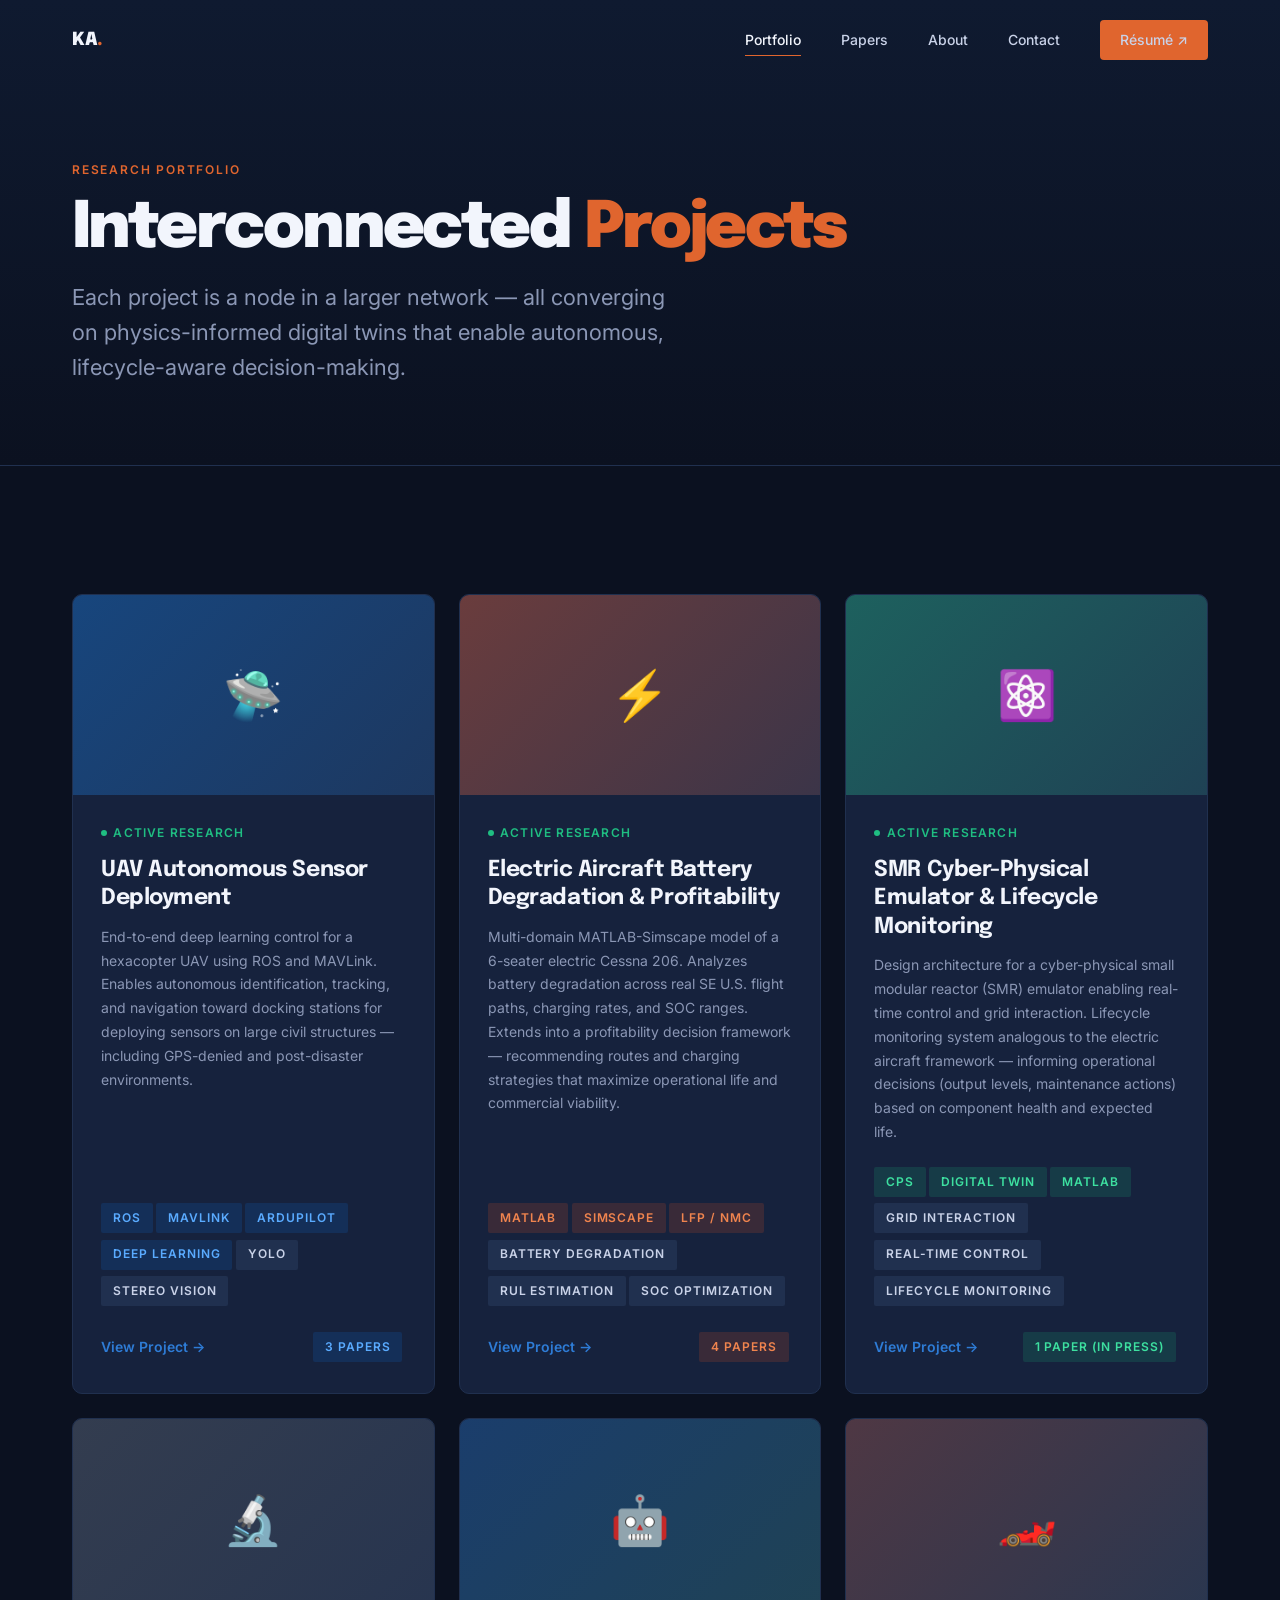
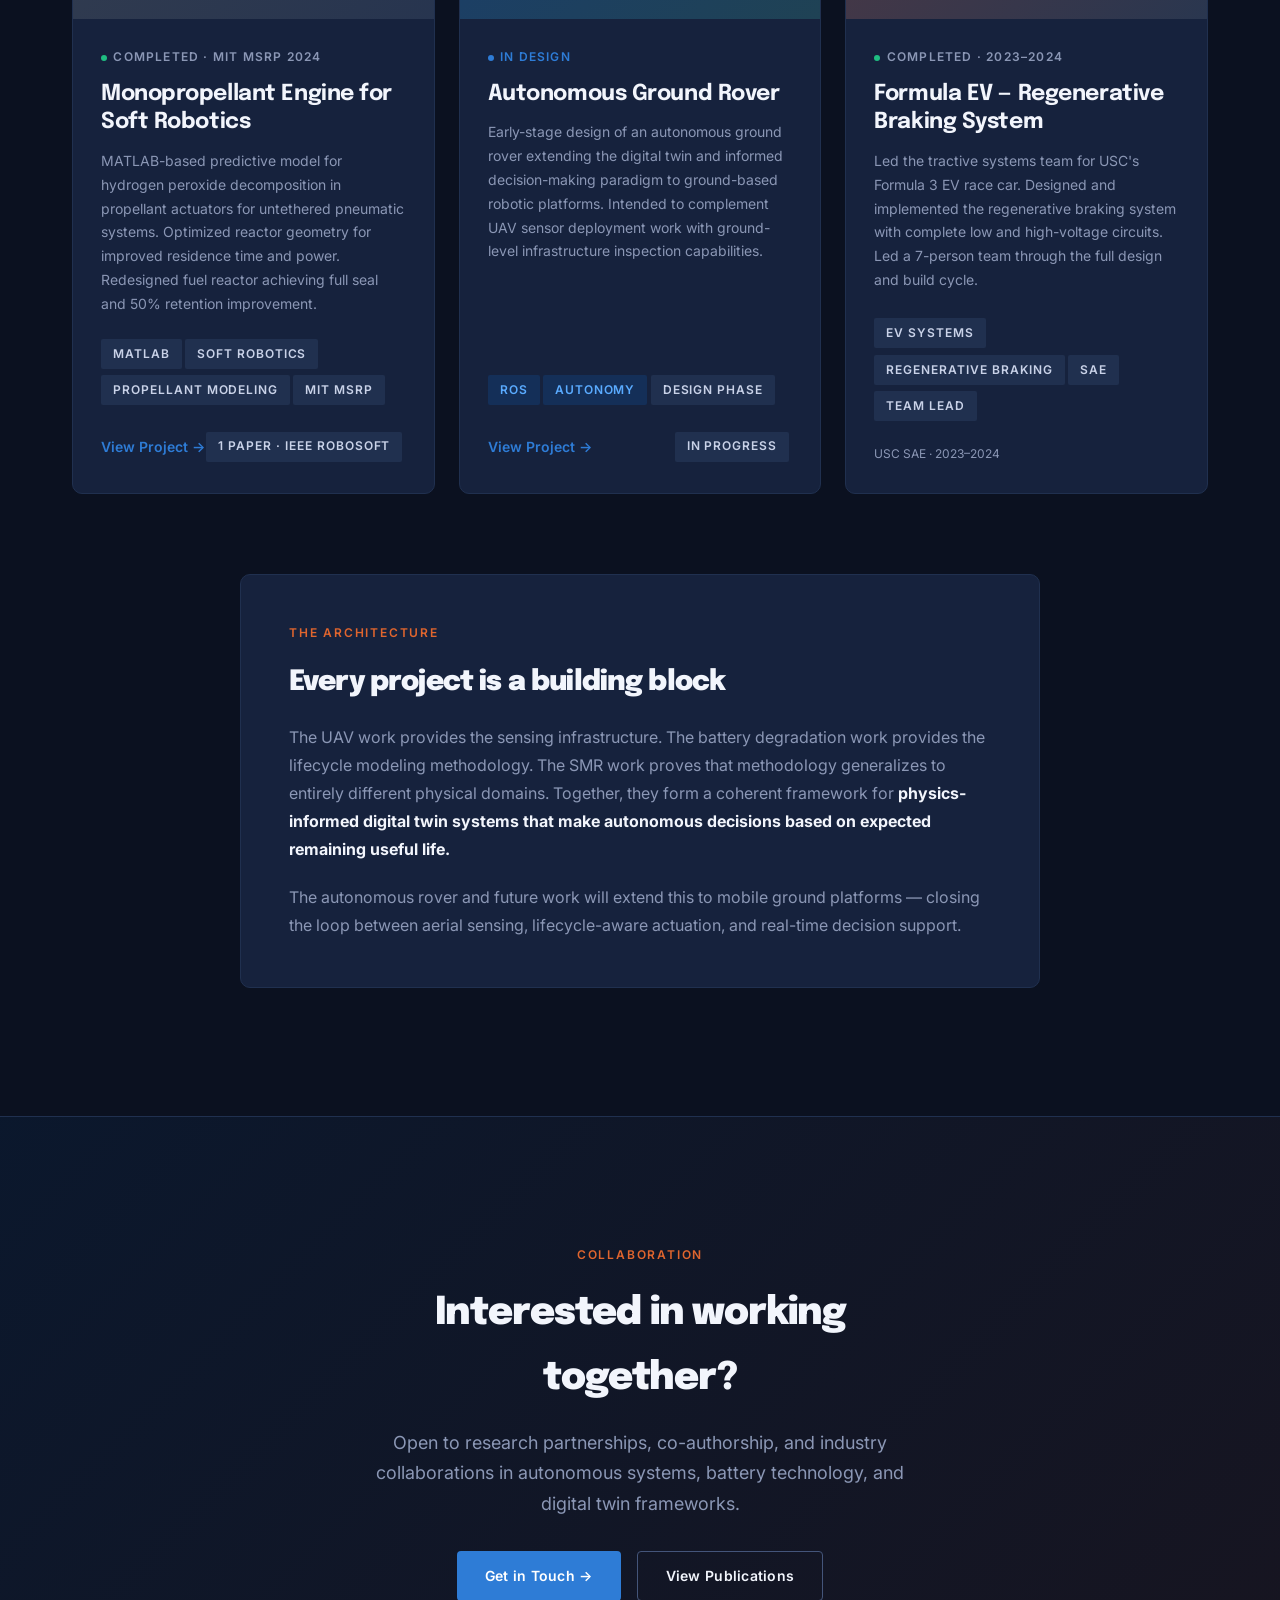
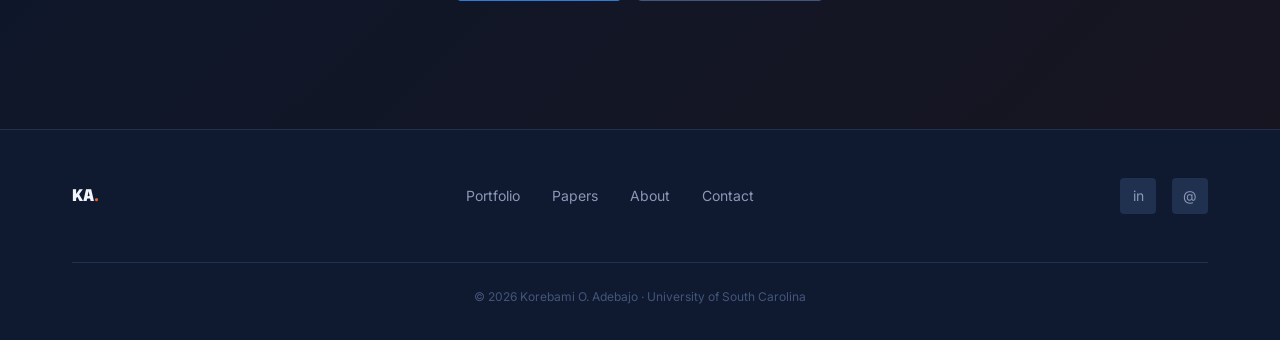
<file: portfolio.html>
<!DOCTYPE html>
<html lang="en">
<head>
  <meta charset="UTF-8" />
  <meta name="viewport" content="width=device-width, initial-scale=1.0" />
  <title>Portfolio — Korebami Adebajo</title>
  <meta name="description" content="Research projects by Korebami Adebajo — UAV autonomy, electric aircraft battery systems, SMR lifecycle monitoring, and digital twin frameworks." />
  <link rel="stylesheet" href="css/style.css" />
</head>
<body>

<nav class="nav">
  <div class="nav__inner">
    <a href="index.html" class="nav__logo">KA<span>.</span></a>
    <div class="nav__links">
      <a href="portfolio.html" class="active">Portfolio</a>
      <a href="papers.html">Papers</a>
      <a href="about.html">About</a>
      <a href="about.html#contact">Contact</a>
      <a href="Korebami%20CV_Nov_25.pdf" target="_blank" class="nav__resume">Résumé ↗</a>
    </div>
    <div class="nav__burger"><span></span><span></span><span></span></div>
  </div>
  <div class="nav__mobile">
    <a href="portfolio.html">Portfolio</a>
    <a href="papers.html">Papers</a>
    <a href="about.html">About</a>
    <a href="about.html#contact">Contact</a>
    <a href="Korebami%20CV_Nov_25.pdf" target="_blank">Résumé ↗</a>
  </div>
</nav>

<div class="page-header">
  <div class="container">
    <span class="eyebrow">Research Portfolio</span>
    <h1>Interconnected <span>Projects</span></h1>
    <p>Each project is a node in a larger network — all converging on physics-informed digital twins that enable autonomous, lifecycle-aware decision-making.</p>
  </div>
</div>

<!-- Projects Grid -->
<section class="section">
  <div class="container">
    <div class="grid-3" style="gap:1.5rem; margin-bottom:5rem;">

      <!-- UAV -->
      <div class="project-card reveal" style="--card-color-a:rgba(10,102,194,0.4);--card-color-b:rgba(10,102,194,0.15);">
        <div class="project-card__image">
          <div class="project-card__image-inner">🛸</div>
        </div>
        <div class="project-card__body">
          <div class="project-card__status project-card__status--ongoing">Active Research</div>
          <h3>UAV Autonomous Sensor Deployment</h3>
          <p>End-to-end deep learning control for a hexacopter UAV using ROS and MAVLink. Enables autonomous identification, tracking, and navigation toward docking stations for deploying sensors on large civil structures — including GPS-denied and post-disaster environments.</p>
          <div class="project-card__tags">
            <span class="tag tag--blue">ROS</span>
            <span class="tag tag--blue">MAVLink</span>
            <span class="tag tag--blue">ArduPilot</span>
            <span class="tag tag--blue">Deep Learning</span>
            <span class="tag">YOLO</span>
            <span class="tag">Stereo Vision</span>
          </div>
          <div class="project-card__footer">
            <a href="project-uav.html" class="project-card__link">View Project →</a>
            <span class="tag tag--blue">3 Papers</span>
          </div>
        </div>
      </div>

      <!-- Electric Aircraft -->
      <div class="project-card reveal reveal-delay-1" style="--card-color-a:rgba(217,79,34,0.4);--card-color-b:rgba(217,79,34,0.15);">
        <div class="project-card__image">
          <div class="project-card__image-inner">⚡</div>
        </div>
        <div class="project-card__body">
          <div class="project-card__status project-card__status--ongoing">Active Research</div>
          <h3>Electric Aircraft Battery Degradation &amp; Profitability</h3>
          <p>Multi-domain MATLAB-Simscape model of a 6-seater electric Cessna 206. Analyzes battery degradation across real SE U.S. flight paths, charging rates, and SOC ranges. Extends into a profitability decision framework — recommending routes and charging strategies that maximize operational life and commercial viability.</p>
          <div class="project-card__tags">
            <span class="tag tag--punch">MATLAB</span>
            <span class="tag tag--punch">Simscape</span>
            <span class="tag tag--punch">LFP / NMC</span>
            <span class="tag">Battery Degradation</span>
            <span class="tag">RUL Estimation</span>
            <span class="tag">SOC Optimization</span>
          </div>
          <div class="project-card__footer">
            <a href="project-battery.html" class="project-card__link">View Project →</a>
            <span class="tag tag--punch">4 Papers</span>
          </div>
        </div>
      </div>

      <!-- SMR -->
      <div class="project-card reveal reveal-delay-2" style="--card-color-a:rgba(25,169,116,0.4);--card-color-b:rgba(25,169,116,0.15);">
        <div class="project-card__image">
          <div class="project-card__image-inner">⚛️</div>
        </div>
        <div class="project-card__body">
          <div class="project-card__status project-card__status--ongoing">Active Research</div>
          <h3>SMR Cyber-Physical Emulator &amp; Lifecycle Monitoring</h3>
          <p>Design architecture for a cyber-physical small modular reactor (SMR) emulator enabling real-time control and grid interaction. Lifecycle monitoring system analogous to the electric aircraft framework — informing operational decisions (output levels, maintenance actions) based on component health and expected life.</p>
          <div class="project-card__tags">
            <span class="tag tag--green">CPS</span>
            <span class="tag tag--green">Digital Twin</span>
            <span class="tag tag--green">MATLAB</span>
            <span class="tag">Grid Interaction</span>
            <span class="tag">Real-Time Control</span>
            <span class="tag">Lifecycle Monitoring</span>
          </div>
          <div class="project-card__footer">
            <a href="project-smr.html" class="project-card__link">View Project →</a>
            <span class="tag tag--green">1 Paper (In Press)</span>
          </div>
        </div>
      </div>

      <!-- MIT Soft Robotics -->
      <div class="project-card reveal" style="--card-color-a:rgba(80,80,80,0.4);--card-color-b:rgba(80,80,80,0.15);">
        <div class="project-card__image">
          <div class="project-card__image-inner">🔬</div>
        </div>
        <div class="project-card__body">
          <div class="project-card__status" style="color:var(--muted);">Completed · MIT MSRP 2024</div>
          <h3>Monopropellant Engine for Soft Robotics</h3>
          <p>MATLAB-based predictive model for hydrogen peroxide decomposition in propellant actuators for untethered pneumatic systems. Optimized reactor geometry for improved residence time and power. Redesigned fuel reactor achieving full seal and 50% retention improvement.</p>
          <div class="project-card__tags">
            <span class="tag">MATLAB</span>
            <span class="tag">Soft Robotics</span>
            <span class="tag">Propellant Modeling</span>
            <span class="tag">MIT MSRP</span>
          </div>
          <div class="project-card__footer">
            <a href="project-mit.html" class="project-card__link">View Project →</a>
            <span class="tag">1 Paper · IEEE RoboSoft</span>
          </div>
        </div>
      </div>

      <!-- Autonomous Rover -->
      <div class="project-card reveal reveal-delay-1" style="--card-color-a:rgba(10,102,194,0.25);--card-color-b:rgba(25,169,116,0.15);">
        <div class="project-card__image">
          <div class="project-card__image-inner">🤖</div>
        </div>
        <div class="project-card__body">
          <div class="project-card__status project-card__status--design">In Design</div>
          <h3>Autonomous Ground Rover</h3>
          <p>Early-stage design of an autonomous ground rover extending the digital twin and informed decision-making paradigm to ground-based robotic platforms. Intended to complement UAV sensor deployment work with ground-level infrastructure inspection capabilities.</p>
          <div class="project-card__tags">
            <span class="tag tag--blue">ROS</span>
            <span class="tag tag--blue">Autonomy</span>
            <span class="tag">Design Phase</span>
          </div>
          <div class="project-card__footer">
            <a href="project-rover.html" class="project-card__link">View Project →</a>
            <span class="tag">In Progress</span>
          </div>
        </div>
      </div>

      <!-- Formula EV -->
      <div class="project-card reveal reveal-delay-2" style="--card-color-a:rgba(217,79,34,0.25);--card-color-b:rgba(80,80,80,0.2);">
        <div class="project-card__image">
          <div class="project-card__image-inner">🏎️</div>
        </div>
        <div class="project-card__body">
          <div class="project-card__status" style="color:var(--muted);">Completed · 2023–2024</div>
          <h3>Formula EV — Regenerative Braking System</h3>
          <p>Led the tractive systems team for USC's Formula 3 EV race car. Designed and implemented the regenerative braking system with complete low and high-voltage circuits. Led a 7-person team through the full design and build cycle.</p>
          <div class="project-card__tags">
            <span class="tag">EV Systems</span>
            <span class="tag">Regenerative Braking</span>
            <span class="tag">SAE</span>
            <span class="tag">Team Lead</span>
          </div>
          <div class="project-card__footer">
            <span style="font-size:var(--text-xs);color:var(--muted);">USC SAE · 2023–2024</span>
          </div>
        </div>
      </div>

    </div>

    <!-- Connecting thread -->
    <div style="background:var(--dark-2); border:1px solid var(--dark-3); border-radius:var(--radius-lg); padding:3rem; max-width:800px; margin:0 auto;" class="reveal">
      <span class="eyebrow">The Architecture</span>
      <h2 style="font-family:var(--font-display);font-weight:900;font-size:var(--text-2xl);letter-spacing:-0.03em;margin-bottom:1rem;">Every project is a building block</h2>
      <p style="color:var(--muted);line-height:1.75;margin-bottom:1.25rem;">The UAV work provides the sensing infrastructure. The battery degradation work provides the lifecycle modeling methodology. The SMR work proves that methodology generalizes to entirely different physical domains. Together, they form a coherent framework for <strong style="color:var(--white)">physics-informed digital twin systems that make autonomous decisions based on expected remaining useful life.</strong></p>
      <p style="color:var(--muted);line-height:1.75;">The autonomous rover and future work will extend this to mobile ground platforms — closing the loop between aerial sensing, lifecycle-aware actuation, and real-time decision support.</p>
    </div>

  </div>
</section>

<!-- CTA -->
<section class="cta-section">
  <div class="cta-section__inner reveal">
    <span class="eyebrow">Collaboration</span>
    <h2>Interested in working together?</h2>
    <p>Open to research partnerships, co-authorship, and industry collaborations in autonomous systems, battery technology, and digital twin frameworks.</p>
    <div class="cta-section__actions">
      <a href="about.html#contact" class="btn btn--primary">Get in Touch →</a>
      <a href="papers.html" class="btn btn--ghost">View Publications</a>
    </div>
  </div>
</section>

<footer class="footer">
  <div class="footer__inner">
    <div class="footer__logo">KA<span>.</span></div>
    <div class="footer__links">
      <a href="portfolio.html">Portfolio</a>
      <a href="papers.html">Papers</a>
      <a href="about.html">About</a>
      <a href="about.html#contact">Contact</a>
    </div>
    <div class="footer__social">
      <a href="https://www.linkedin.com/in/korebami-adebajo" target="_blank">in</a>
      <a href="mailto:oyinkansoaadebajo@gmail.com">@</a>
    </div>
    <div class="footer__copy">© 2026 Korebami O. Adebajo · University of South Carolina</div>
  </div>
</footer>

<script src="js/main.js"></script>
</body>
</html>
</file>
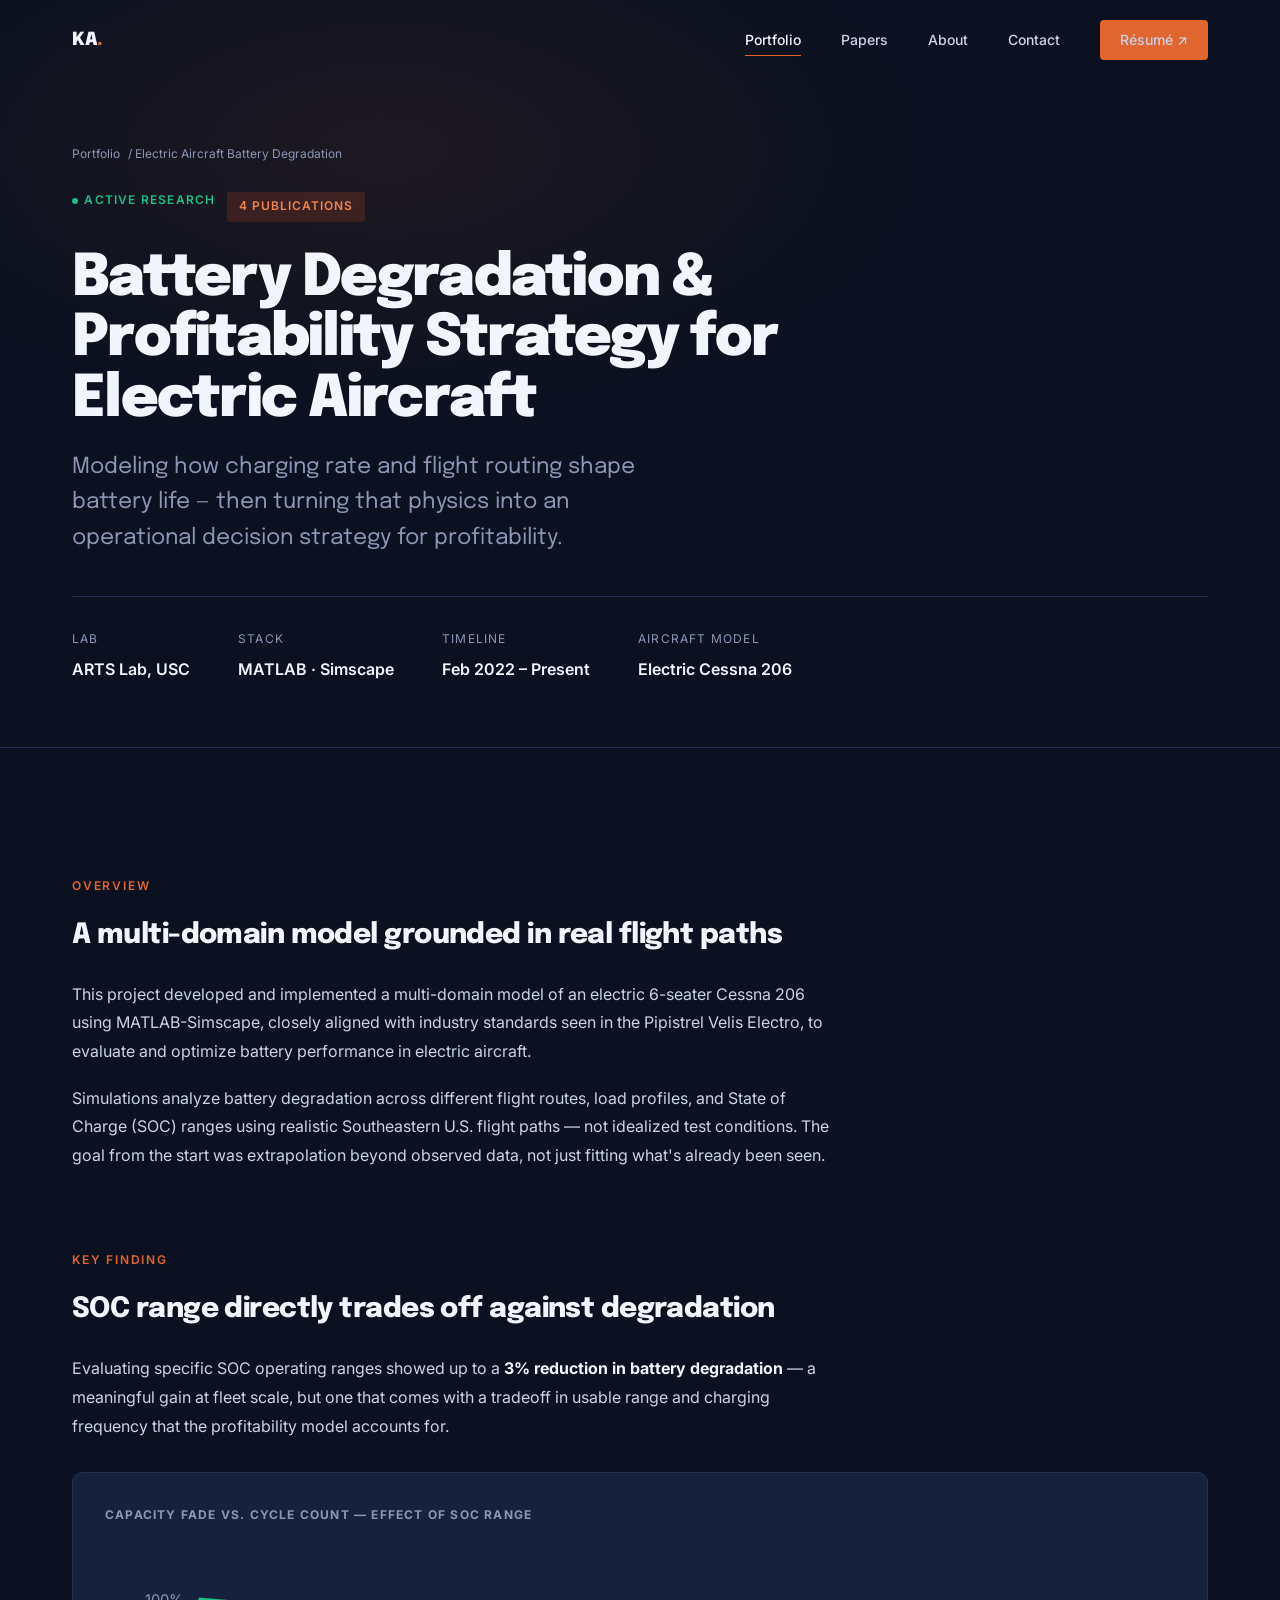
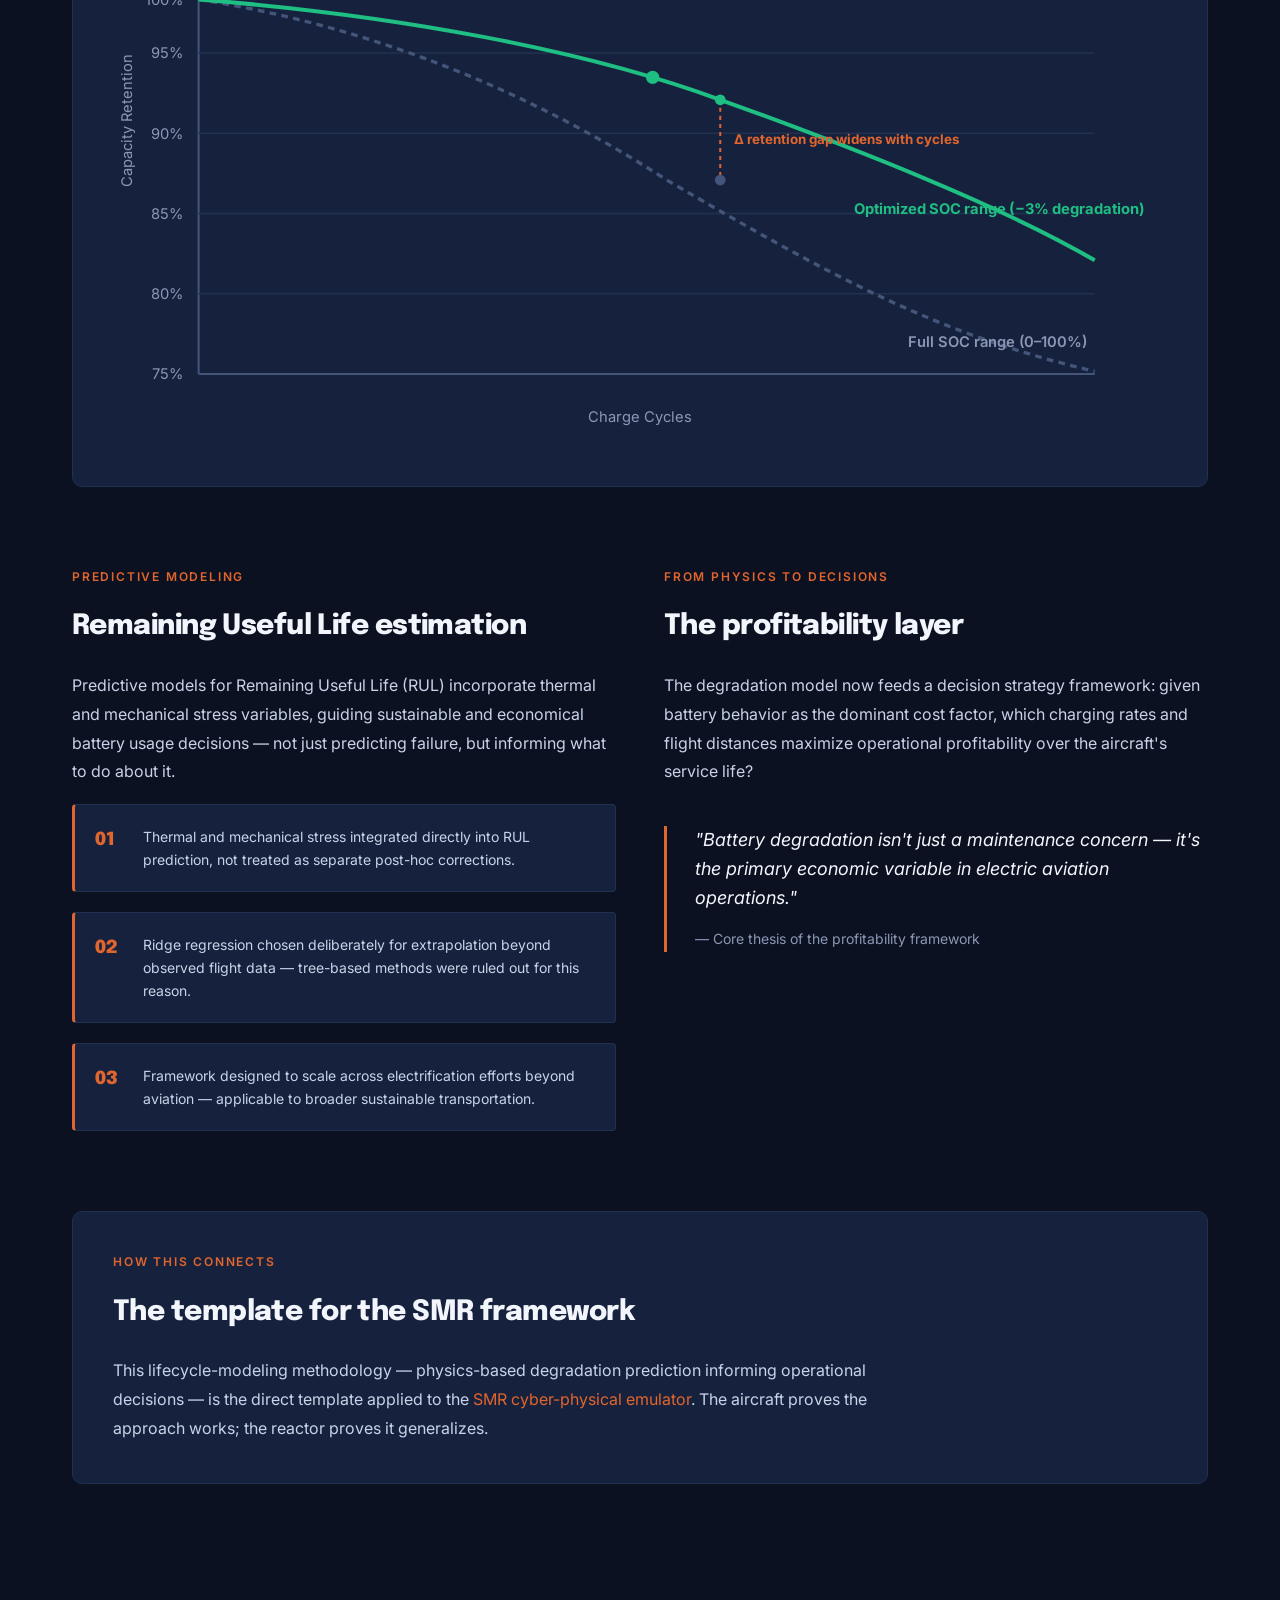
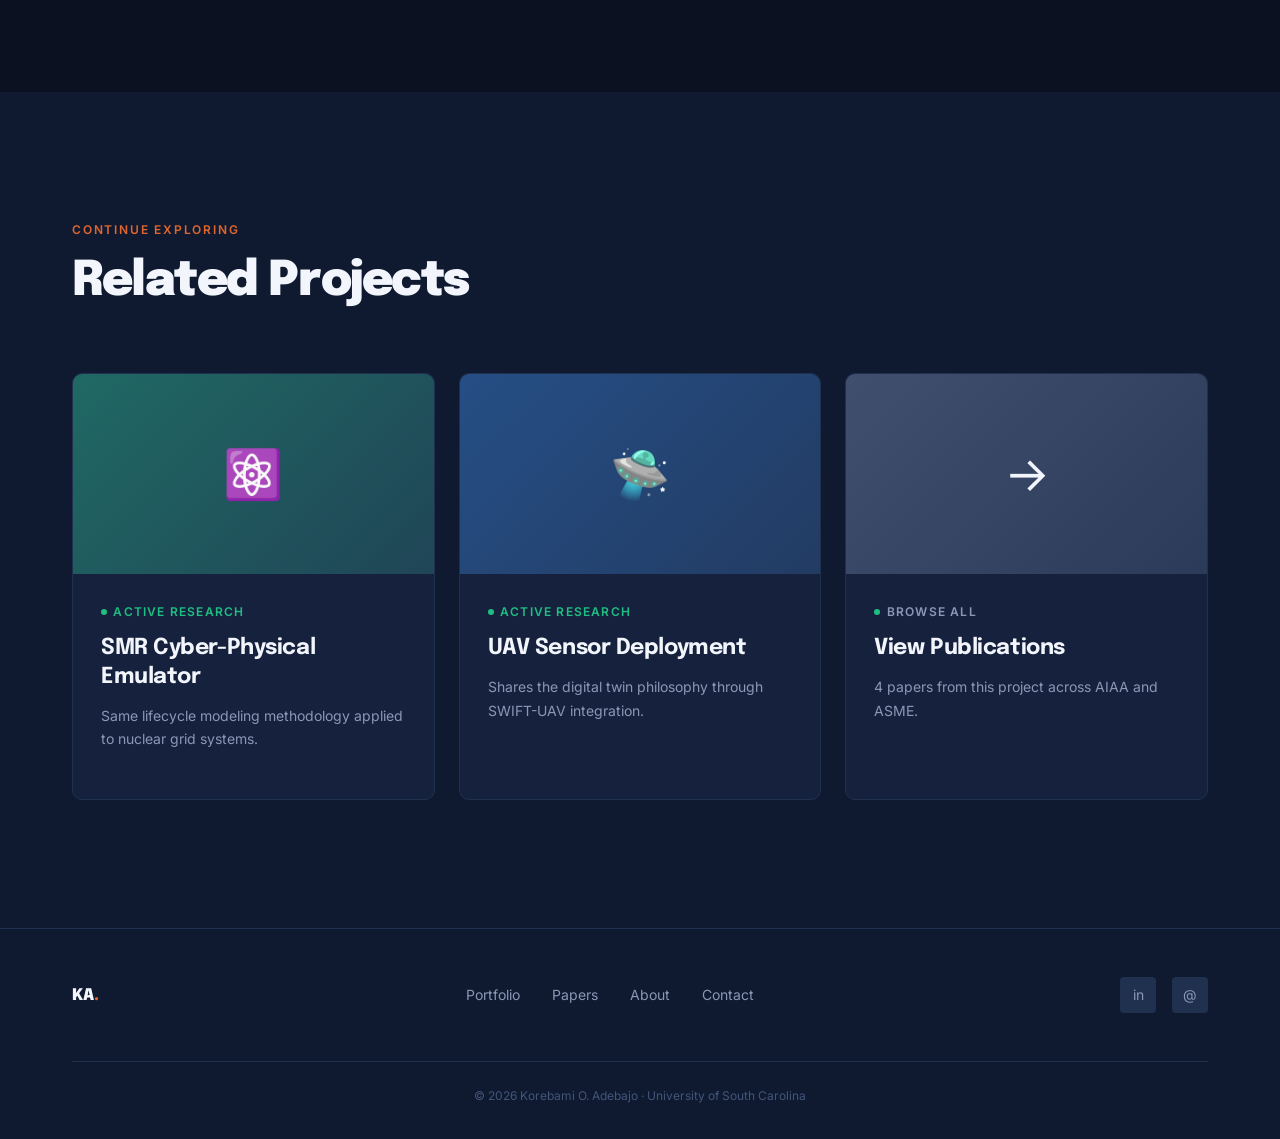
<file: project-battery.html>
<!DOCTYPE html>
<html lang="en">
<head>
  <meta charset="UTF-8" />
  <meta name="viewport" content="width=device-width, initial-scale=1.0" />
  <title>Electric Aircraft Battery Degradation — Korebami Adebajo</title>
  <meta name="description" content="Multi-domain modeling of electric aircraft battery degradation and profitability-driven charging strategy." />
  <link rel="stylesheet" href="css/style.css" />
  <link rel="stylesheet" href="css/projects.css" />
</head>
<body>

<nav class="nav">
  <div class="nav__inner">
    <a href="index.html" class="nav__logo">KA<span>.</span></a>
    <div class="nav__links">
      <a href="portfolio.html" class="active">Portfolio</a>
      <a href="papers.html">Papers</a>
      <a href="about.html">About</a>
      <a href="about.html#contact">Contact</a>
      <a href="Korebami%20CV_Nov_25.pdf" target="_blank" class="nav__resume">Résumé ↗</a>
    </div>
    <div class="nav__burger"><span></span><span></span><span></span></div>
  </div>
  <div class="nav__mobile">
    <a href="portfolio.html">Portfolio</a>
    <a href="papers.html">Papers</a>
    <a href="about.html">About</a>
    <a href="about.html#contact">Contact</a>
    <a href="Korebami%20CV_Nov_25.pdf" target="_blank">Résumé ↗</a>
  </div>
</nav>

<section class="proj-hero">
  <div class="proj-hero__bg" style="background: radial-gradient(ellipse 60% 50% at 30% 20%, rgba(224,101,46,0.18) 0%, transparent 70%);"></div>
  <div class="container proj-hero__inner">
    <div class="breadcrumb reveal"><a href="portfolio.html">Portfolio</a> / Electric Aircraft Battery Degradation</div>
    <div class="proj-status-row reveal">
      <span class="project-card__status project-card__status--ongoing">Active Research</span>
      <span class="tag tag--punch">4 Publications</span>
    </div>
    <h1 class="reveal reveal-delay-1">Battery Degradation &amp; Profitability Strategy for Electric Aircraft</h1>
    <p class="proj-tagline reveal reveal-delay-2">Modeling how charging rate and flight routing shape battery life — then turning that physics into an operational decision strategy for profitability.</p>

    <div class="proj-meta-bar reveal reveal-delay-3">
      <div><div class="proj-meta-item__label">Lab</div><div class="proj-meta-item__value">ARTS Lab, USC</div></div>
      <div><div class="proj-meta-item__label">Stack</div><div class="proj-meta-item__value">MATLAB · Simscape</div></div>
      <div><div class="proj-meta-item__label">Timeline</div><div class="proj-meta-item__value">Feb 2022 – Present</div></div>
      <div><div class="proj-meta-item__label">Aircraft Model</div><div class="proj-meta-item__value">Electric Cessna 206</div></div>
    </div>
  </div>
</section>

<section class="section">
  <div class="container">

    <div class="proj-block reveal">
      <span class="eyebrow">Overview</span>
      <h2>A multi-domain model grounded in real flight paths</h2>
      <p>This project developed and implemented a multi-domain model of an electric 6-seater Cessna 206 using MATLAB-Simscape, closely aligned with industry standards seen in the Pipistrel Velis Electro, to evaluate and optimize battery performance in electric aircraft.</p>
      <p>Simulations analyze battery degradation across different flight routes, load profiles, and State of Charge (SOC) ranges using realistic Southeastern U.S. flight paths — not idealized test conditions. The goal from the start was extrapolation beyond observed data, not just fitting what's already been seen.</p>
    </div>

    <!-- SOC / Degradation curve diagram -->
    <div class="proj-block reveal">
      <span class="eyebrow">Key Finding</span>
      <h2>SOC range directly trades off against degradation</h2>
      <p>Evaluating specific SOC operating ranges showed up to a <strong style="color:var(--white);">3% reduction in battery degradation</strong> — a meaningful gain at fleet scale, but one that comes with a tradeoff in usable range and charging frequency that the profitability model accounts for.</p>

      <div class="proj-diagram-frame">
        <div class="proj-diagram-frame__label">Capacity Fade vs. Cycle Count — Effect of SOC Range</div>
        <svg viewBox="0 0 800 380" xmlns="http://www.w3.org/2000/svg">
          <!-- axes -->
          <line x1="70" y1="40" x2="70" y2="320" stroke="#44557A" stroke-width="1.5"/>
          <line x1="70" y1="320" x2="740" y2="320" stroke="#44557A" stroke-width="1.5"/>

          <!-- gridlines -->
          <g stroke="#20304F" stroke-width="1">
            <line x1="70" y1="260" x2="740" y2="260"/>
            <line x1="70" y1="200" x2="740" y2="200"/>
            <line x1="70" y1="140" x2="740" y2="140"/>
            <line x1="70" y1="80" x2="740" y2="80"/>
          </g>

          <!-- y labels -->
          <text x="58" y="44" text-anchor="end" fill="#8B97B5" font-size="11" font-family="Inter, sans-serif">100%</text>
          <text x="58" y="84" text-anchor="end" fill="#8B97B5" font-size="11" font-family="Inter, sans-serif">95%</text>
          <text x="58" y="144" text-anchor="end" fill="#8B97B5" font-size="11" font-family="Inter, sans-serif">90%</text>
          <text x="58" y="204" text-anchor="end" fill="#8B97B5" font-size="11" font-family="Inter, sans-serif">85%</text>
          <text x="58" y="264" text-anchor="end" fill="#8B97B5" font-size="11" font-family="Inter, sans-serif">80%</text>
          <text x="58" y="324" text-anchor="end" fill="#8B97B5" font-size="11" font-family="Inter, sans-serif">75%</text>
          <text x="20" y="180" fill="#8B97B5" font-size="11" font-family="Inter, sans-serif" transform="rotate(-90 20 180)">Capacity Retention</text>
          <text x="400" y="356" text-anchor="middle" fill="#8B97B5" font-size="11" font-family="Inter, sans-serif">Charge Cycles</text>

          <!-- Wide SOC range (faster degradation) -->
          <path d="M 70 40 C 200 60, 320 110, 420 175 C 540 245, 620 290, 740 318"
                fill="none" stroke="#44557A" stroke-width="2.5" stroke-dasharray="5 4"/>
          <text x="600" y="300" fill="#8B97B5" font-size="11" font-family="Inter, sans-serif" font-weight="600">Full SOC range (0–100%)</text>

          <!-- Optimized SOC range (slower degradation) -->
          <path d="M 70 40 C 220 52, 360 78, 460 115 C 580 158, 680 200, 740 235" id="optimized-curve"
                fill="none" stroke="#1FBE82" stroke-width="3"/>
          <text x="560" y="200" fill="#1FBE82" font-size="11" font-family="Inter, sans-serif" font-weight="700">Optimized SOC range (−3% degradation)</text>

          <!-- moving point -->
          <circle r="5" fill="#1FBE82">
            <animateMotion dur="3.5s" repeatCount="indefinite"
              path="M 70 40 C 220 52, 360 78, 460 115 C 580 158, 680 200, 740 235"/>
          </circle>

          <!-- annotation -->
          <line x1="460" y1="115" x2="460" y2="175" stroke="#E0652E" stroke-width="1.5" stroke-dasharray="3 3"/>
          <circle cx="460" cy="115" r="4" fill="#1FBE82"/>
          <circle cx="460" cy="175" r="4" fill="#44557A"/>
          <text x="470" y="148" fill="#E0652E" font-size="10" font-family="Inter, sans-serif" font-weight="700">Δ retention gap widens with cycles</text>
        </svg>
      </div>
    </div>

    <!-- Two col: methodology + decision framework -->
    <div class="proj-2col">
      <div class="proj-block reveal">
        <span class="eyebrow">Predictive Modeling</span>
        <h2>Remaining Useful Life estimation</h2>
        <p>Predictive models for Remaining Useful Life (RUL) incorporate thermal and mechanical stress variables, guiding sustainable and economical battery usage decisions — not just predicting failure, but informing what to do about it.</p>
        <div class="finding-list">
          <div class="finding-item" style="--accent-color: var(--punch);">
            <div class="finding-item__num">01</div>
            <p>Thermal and mechanical stress integrated directly into RUL prediction, not treated as separate post-hoc corrections.</p>
          </div>
          <div class="finding-item" style="--accent-color: var(--punch);">
            <div class="finding-item__num">02</div>
            <p>Ridge regression chosen deliberately for extrapolation beyond observed flight data — tree-based methods were ruled out for this reason.</p>
          </div>
          <div class="finding-item" style="--accent-color: var(--punch);">
            <div class="finding-item__num">03</div>
            <p>Framework designed to scale across electrification efforts beyond aviation — applicable to broader sustainable transportation.</p>
          </div>
        </div>
      </div>

      <div class="proj-block reveal reveal-delay-1">
        <span class="eyebrow">From Physics to Decisions</span>
        <h2>The profitability layer</h2>
        <p>The degradation model now feeds a decision strategy framework: given battery behavior as the dominant cost factor, which charging rates and flight distances maximize operational profitability over the aircraft's service life?</p>
        <div class="quote-block" style="border-left-color: var(--punch);">
          <p>"Battery degradation isn't just a maintenance concern — it's the primary economic variable in electric aviation operations."</p>
          <cite>— Core thesis of the profitability framework</cite>
        </div>
      </div>
    </div>

    <!-- Connection -->
    <div class="proj-block reveal" style="background:var(--dark-2); border:1px solid var(--dark-3); border-radius:var(--radius-lg); padding:2.5rem;">
      <span class="eyebrow">How This Connects</span>
      <h2>The template for the SMR framework</h2>
      <p>This lifecycle-modeling methodology — physics-based degradation prediction informing operational decisions — is the direct template applied to the <a href="project-smr.html" style="color:var(--punch);">SMR cyber-physical emulator</a>. The aircraft proves the approach works; the reactor proves it generalizes.</p>
    </div>

  </div>
</section>

<section class="section section--dark">
  <div class="container">
    <div class="section-header reveal">
      <span class="eyebrow">Continue Exploring</span>
      <h2>Related Projects</h2>
    </div>
    <div class="related-projects">
      <a href="project-smr.html" class="project-card reveal" style="text-decoration:none;">
        <div class="project-card__image"><div class="project-card__image-inner" style="--card-color-a:rgba(31,190,130,0.4);--card-color-b:rgba(31,190,130,0.15);">⚛️</div></div>
        <div class="project-card__body">
          <div class="project-card__status project-card__status--ongoing">Active Research</div>
          <h3>SMR Cyber-Physical Emulator</h3>
          <p>Same lifecycle modeling methodology applied to nuclear grid systems.</p>
        </div>
      </a>
      <a href="project-uav.html" class="project-card reveal reveal-delay-1" style="text-decoration:none;">
        <div class="project-card__image"><div class="project-card__image-inner" style="--card-color-a:rgba(46,124,214,0.4);--card-color-b:rgba(46,124,214,0.15);">🛸</div></div>
        <div class="project-card__body">
          <div class="project-card__status project-card__status--ongoing">Active Research</div>
          <h3>UAV Sensor Deployment</h3>
          <p>Shares the digital twin philosophy through SWIFT-UAV integration.</p>
        </div>
      </a>
      <a href="papers.html" class="project-card reveal reveal-delay-2" style="text-decoration:none;">
        <div class="project-card__image"><div class="project-card__image-inner" style="--card-color-a:rgba(139,151,181,0.3);--card-color-b:rgba(139,151,181,0.1);">→</div></div>
        <div class="project-card__body">
          <div class="project-card__status" style="color:var(--muted);">Browse All</div>
          <h3>View Publications</h3>
          <p>4 papers from this project across AIAA and ASME.</p>
        </div>
      </a>
    </div>
  </div>
</section>

<footer class="footer">
  <div class="footer__inner">
    <div class="footer__logo">KA<span>.</span></div>
    <div class="footer__links">
      <a href="portfolio.html">Portfolio</a>
      <a href="papers.html">Papers</a>
      <a href="about.html">About</a>
      <a href="about.html#contact">Contact</a>
    </div>
    <div class="footer__social">
      <a href="https://www.linkedin.com/in/korebami-adebajo" target="_blank">in</a>
      <a href="mailto:oyinkansoaadebajo@gmail.com">@</a>
    </div>
    <div class="footer__copy">© 2026 Korebami O. Adebajo · University of South Carolina</div>
  </div>
</footer>

<script src="js/main.js"></script>
</body>
</html>
</file>
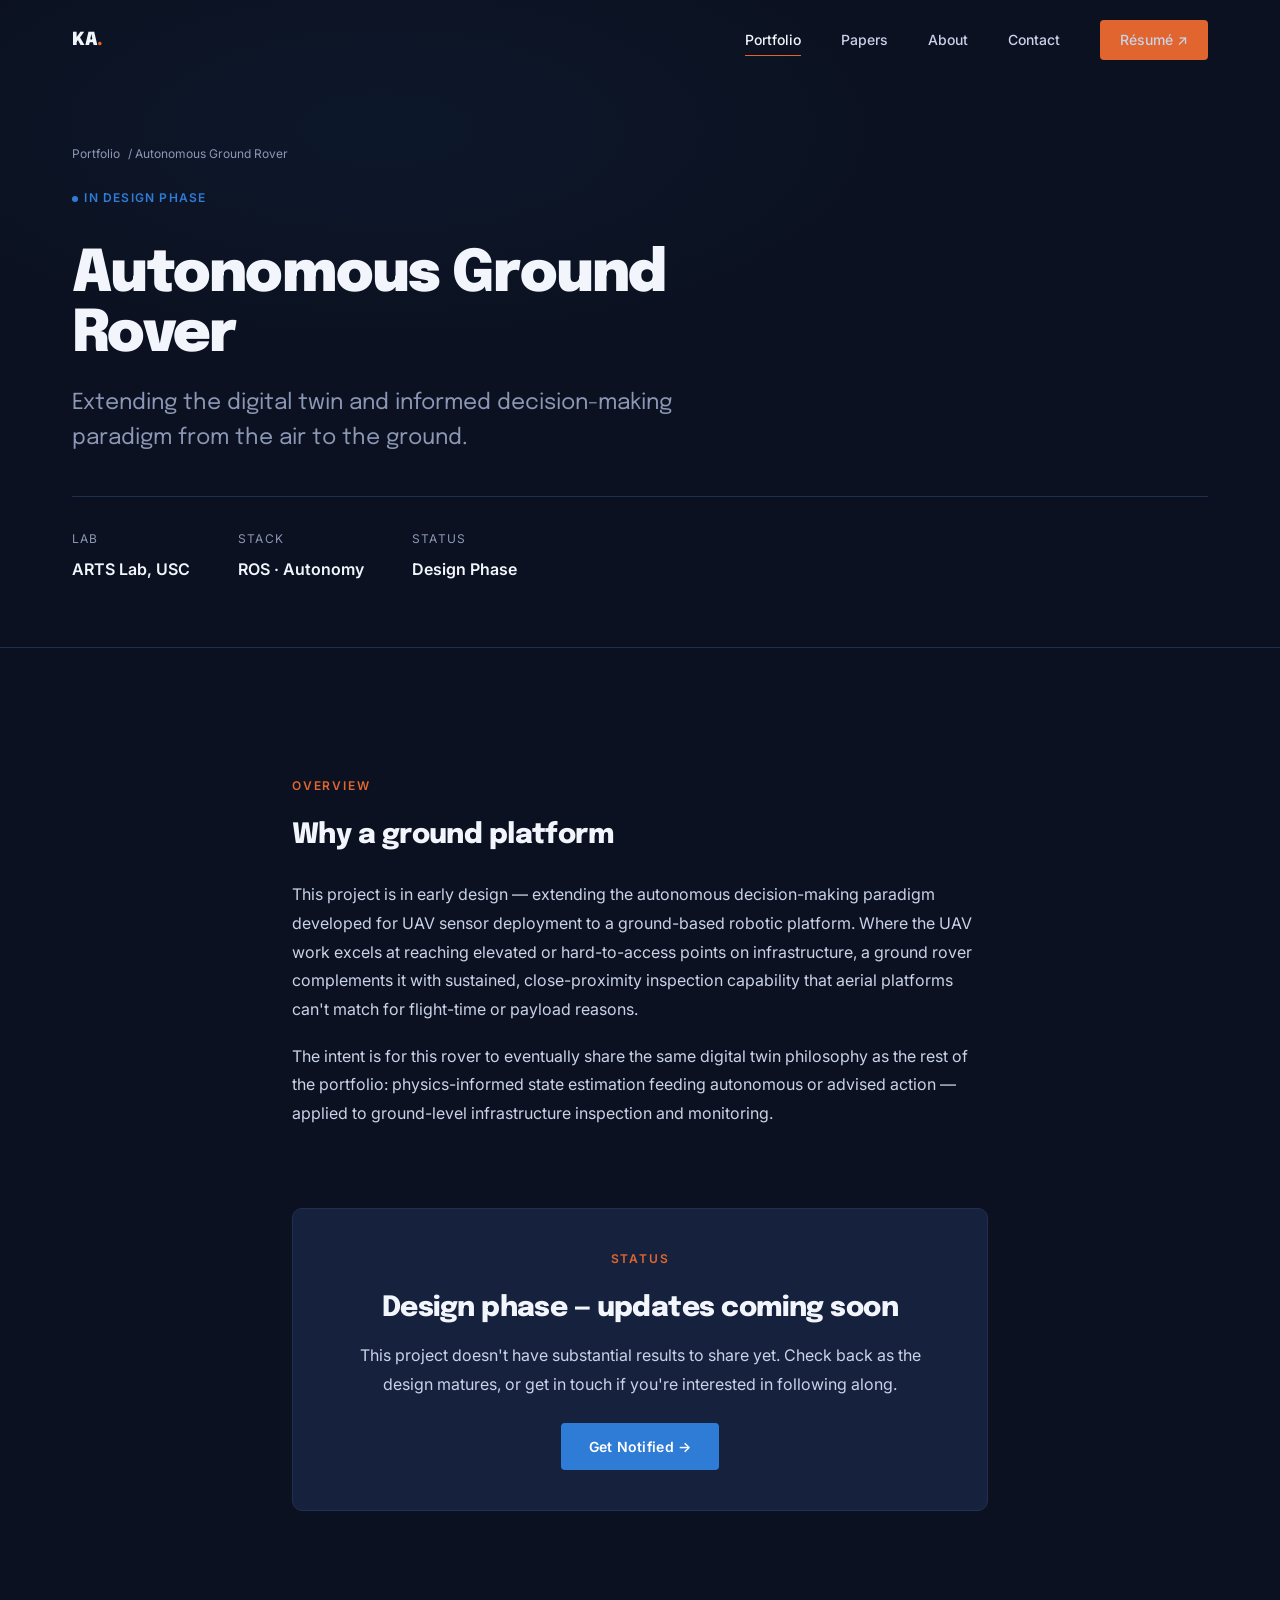
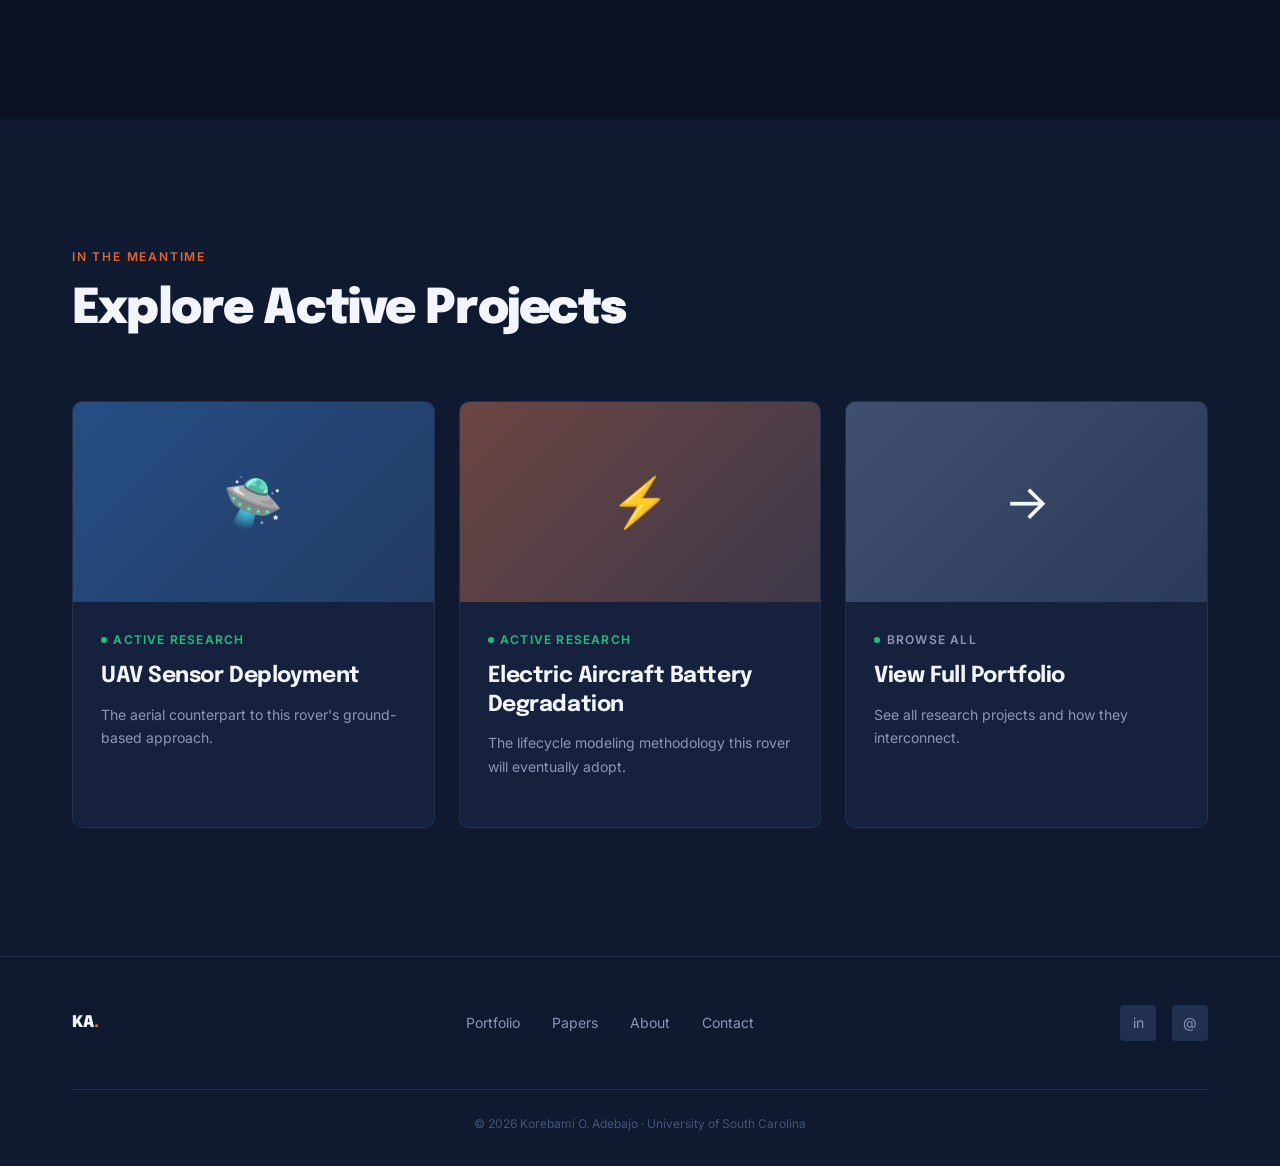
<file: project-rover.html>
<!DOCTYPE html>
<html lang="en">
<head>
  <meta charset="UTF-8" />
  <meta name="viewport" content="width=device-width, initial-scale=1.0" />
  <title>Autonomous Ground Rover — Korebami Adebajo</title>
  <meta name="description" content="Early-stage design of an autonomous ground rover extending digital twin decision-making to ground-based platforms." />
  <link rel="stylesheet" href="css/style.css" />
  <link rel="stylesheet" href="css/projects.css" />
</head>
<body>

<nav class="nav">
  <div class="nav__inner">
    <a href="index.html" class="nav__logo">KA<span>.</span></a>
    <div class="nav__links">
      <a href="portfolio.html" class="active">Portfolio</a>
      <a href="papers.html">Papers</a>
      <a href="about.html">About</a>
      <a href="about.html#contact">Contact</a>
      <a href="Korebami%20CV_Nov_25.pdf" target="_blank" class="nav__resume">Résumé ↗</a>
    </div>
    <div class="nav__burger"><span></span><span></span><span></span></div>
  </div>
  <div class="nav__mobile">
    <a href="portfolio.html">Portfolio</a>
    <a href="papers.html">Papers</a>
    <a href="about.html">About</a>
    <a href="about.html#contact">Contact</a>
    <a href="Korebami%20CV_Nov_25.pdf" target="_blank">Résumé ↗</a>
  </div>
</nav>

<section class="proj-hero">
  <div class="proj-hero__bg" style="background: radial-gradient(ellipse 60% 50% at 30% 20%, rgba(46,124,214,0.12) 0%, transparent 70%);"></div>
  <div class="container proj-hero__inner">
    <div class="breadcrumb reveal"><a href="portfolio.html">Portfolio</a> / Autonomous Ground Rover</div>
    <div class="proj-status-row reveal">
      <span class="project-card__status project-card__status--design">In Design Phase</span>
    </div>
    <h1 class="reveal reveal-delay-1">Autonomous Ground Rover</h1>
    <p class="proj-tagline reveal reveal-delay-2">Extending the digital twin and informed decision-making paradigm from the air to the ground.</p>

    <div class="proj-meta-bar reveal reveal-delay-3">
      <div><div class="proj-meta-item__label">Lab</div><div class="proj-meta-item__value">ARTS Lab, USC</div></div>
      <div><div class="proj-meta-item__label">Stack</div><div class="proj-meta-item__value">ROS · Autonomy</div></div>
      <div><div class="proj-meta-item__label">Status</div><div class="proj-meta-item__value">Design Phase</div></div>
    </div>
  </div>
</section>

<section class="section">
  <div class="container" style="max-width:760px;">

    <div class="proj-block reveal">
      <span class="eyebrow">Overview</span>
      <h2>Why a ground platform</h2>
      <p>This project is in early design — extending the autonomous decision-making paradigm developed for UAV sensor deployment to a ground-based robotic platform. Where the UAV work excels at reaching elevated or hard-to-access points on infrastructure, a ground rover complements it with sustained, close-proximity inspection capability that aerial platforms can't match for flight-time or payload reasons.</p>
      <p>The intent is for this rover to eventually share the same digital twin philosophy as the rest of the portfolio: physics-informed state estimation feeding autonomous or advised action — applied to ground-level infrastructure inspection and monitoring.</p>
    </div>

    <div class="proj-block reveal" style="background:var(--dark-2); border:1px solid var(--dark-3); border-radius:var(--radius-lg); padding:2.5rem; text-align:center;">
      <span class="eyebrow">Status</span>
      <h2 style="margin-bottom:0.5rem;">Design phase — updates coming soon</h2>
      <p style="margin:0;">This project doesn't have substantial results to share yet. Check back as the design matures, or get in touch if you're interested in following along.</p>
      <a href="about.html#contact" class="btn btn--primary" style="margin-top:1.5rem;">Get Notified →</a>
    </div>

  </div>
</section>

<section class="section section--dark">
  <div class="container">
    <div class="section-header reveal">
      <span class="eyebrow">In the Meantime</span>
      <h2>Explore Active Projects</h2>
    </div>
    <div class="related-projects">
      <a href="project-uav.html" class="project-card reveal" style="text-decoration:none;">
        <div class="project-card__image"><div class="project-card__image-inner" style="--card-color-a:rgba(46,124,214,0.4);--card-color-b:rgba(46,124,214,0.15);">🛸</div></div>
        <div class="project-card__body">
          <div class="project-card__status project-card__status--ongoing">Active Research</div>
          <h3>UAV Sensor Deployment</h3>
          <p>The aerial counterpart to this rover's ground-based approach.</p>
        </div>
      </a>
      <a href="project-battery.html" class="project-card reveal reveal-delay-1" style="text-decoration:none;">
        <div class="project-card__image"><div class="project-card__image-inner" style="--card-color-a:rgba(224,101,46,0.4);--card-color-b:rgba(224,101,46,0.15);">⚡</div></div>
        <div class="project-card__body">
          <div class="project-card__status project-card__status--ongoing">Active Research</div>
          <h3>Electric Aircraft Battery Degradation</h3>
          <p>The lifecycle modeling methodology this rover will eventually adopt.</p>
        </div>
      </a>
      <a href="portfolio.html" class="project-card reveal reveal-delay-2" style="text-decoration:none;">
        <div class="project-card__image"><div class="project-card__image-inner" style="--card-color-a:rgba(139,151,181,0.3);--card-color-b:rgba(139,151,181,0.1);">→</div></div>
        <div class="project-card__body">
          <div class="project-card__status" style="color:var(--muted);">Browse All</div>
          <h3>View Full Portfolio</h3>
          <p>See all research projects and how they interconnect.</p>
        </div>
      </a>
    </div>
  </div>
</section>

<footer class="footer">
  <div class="footer__inner">
    <div class="footer__logo">KA<span>.</span></div>
    <div class="footer__links">
      <a href="portfolio.html">Portfolio</a>
      <a href="papers.html">Papers</a>
      <a href="about.html">About</a>
      <a href="about.html#contact">Contact</a>
    </div>
    <div class="footer__social">
      <a href="https://www.linkedin.com/in/korebami-adebajo" target="_blank">in</a>
      <a href="mailto:oyinkansoaadebajo@gmail.com">@</a>
    </div>
    <div class="footer__copy">© 2026 Korebami O. Adebajo · University of South Carolina</div>
  </div>
</footer>

<script src="js/main.js"></script>
</body>
</html>
</file>
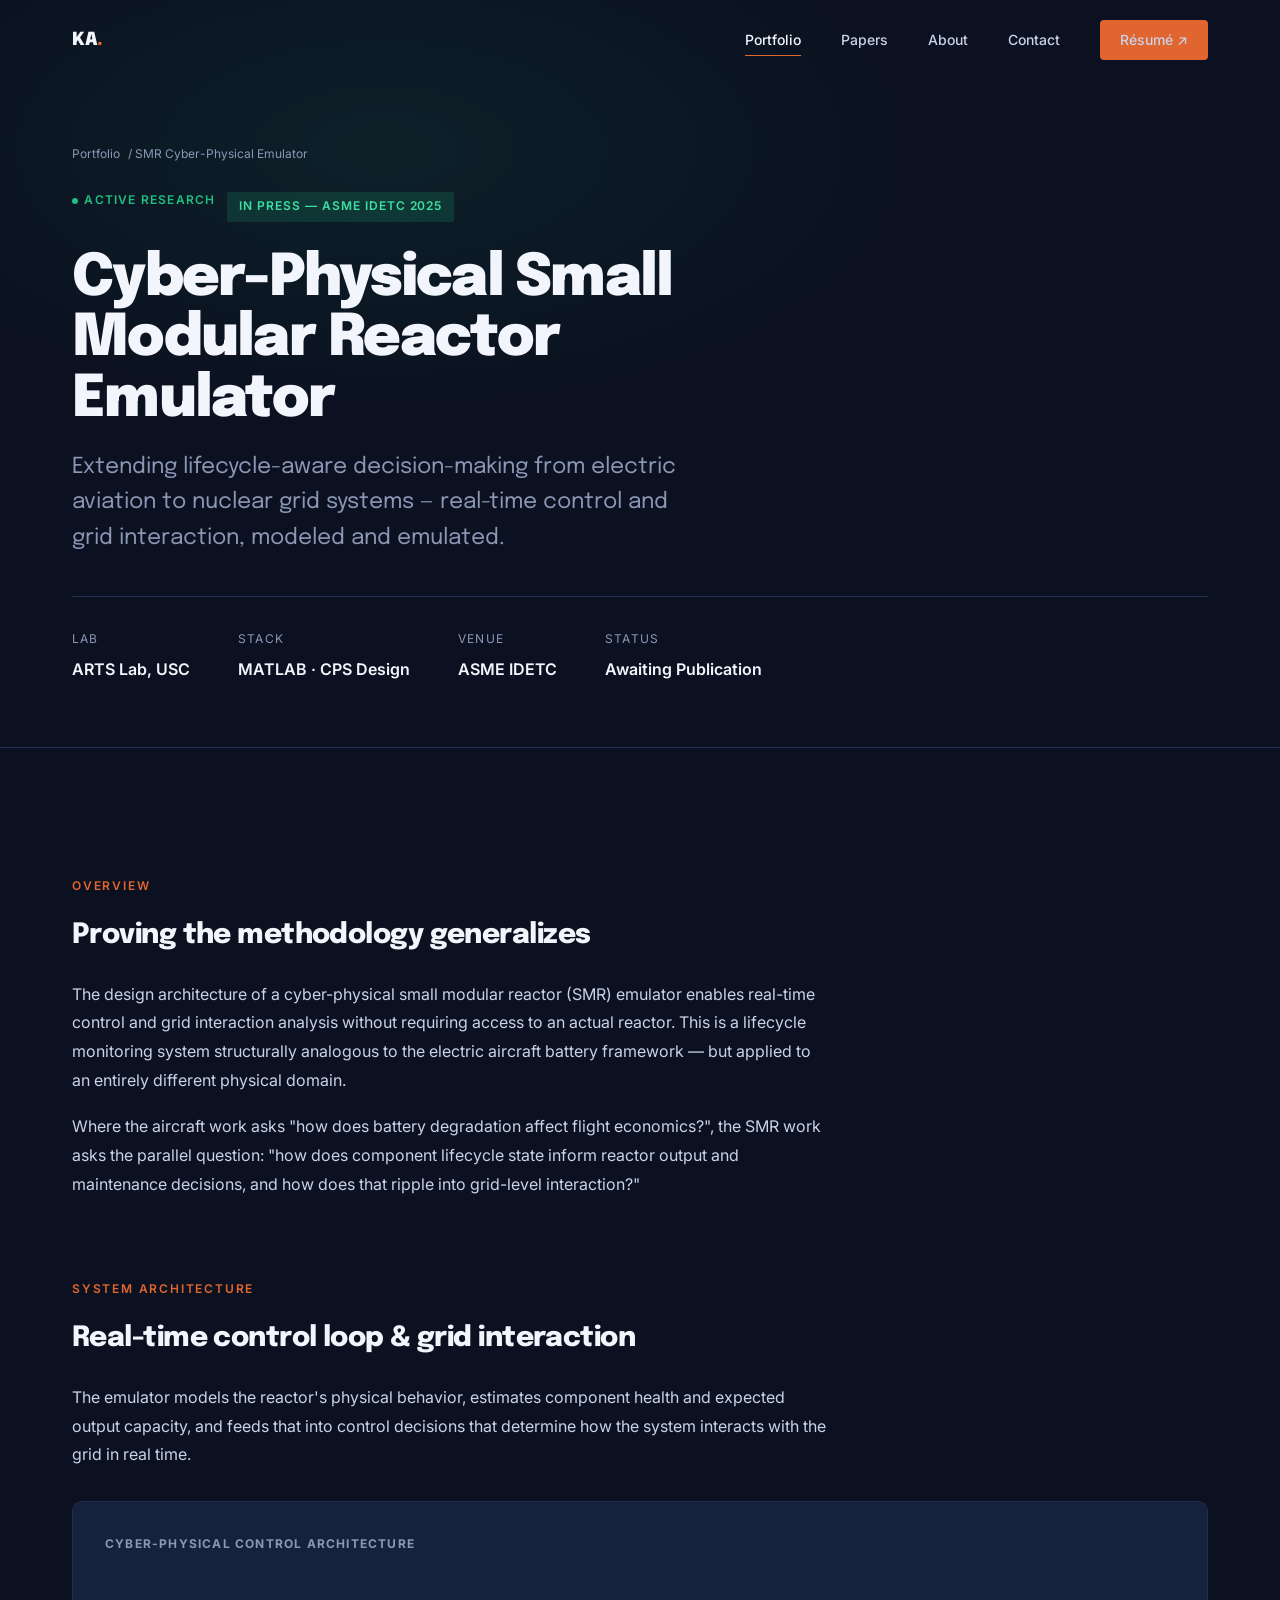
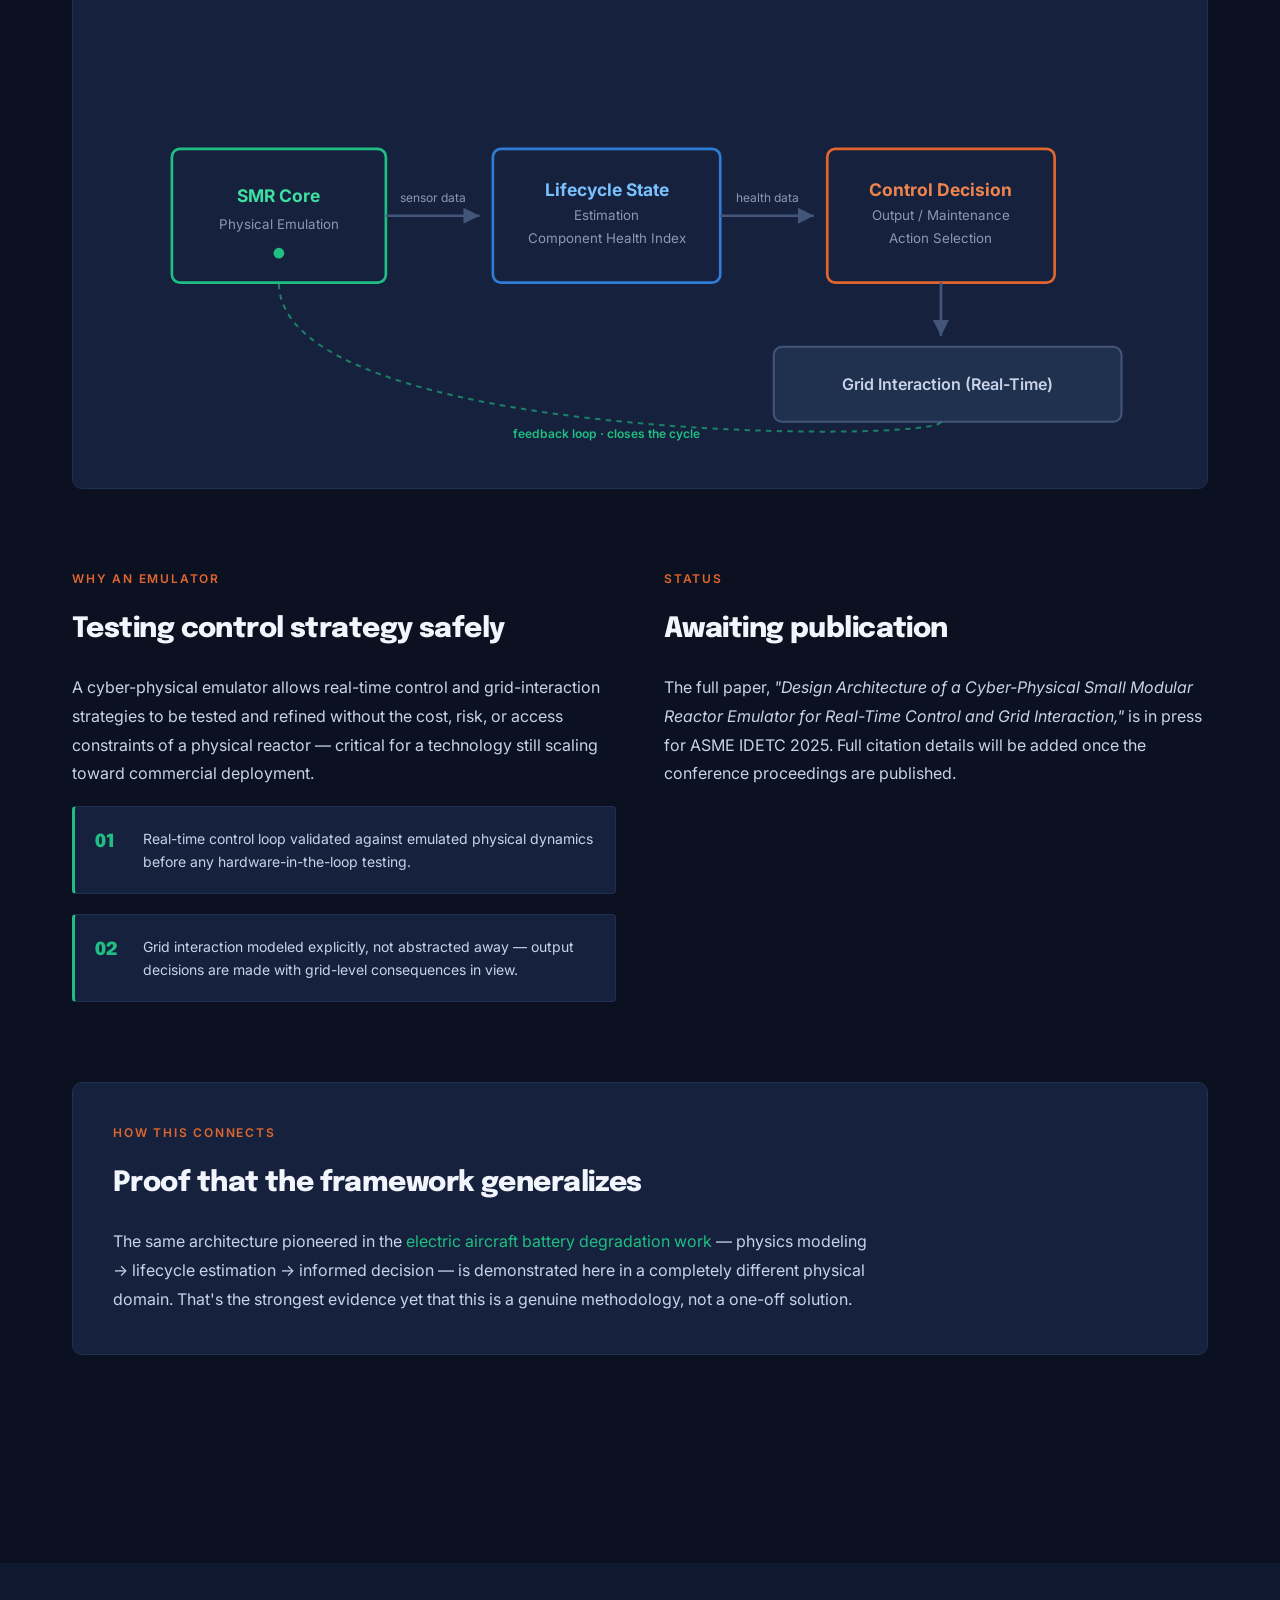
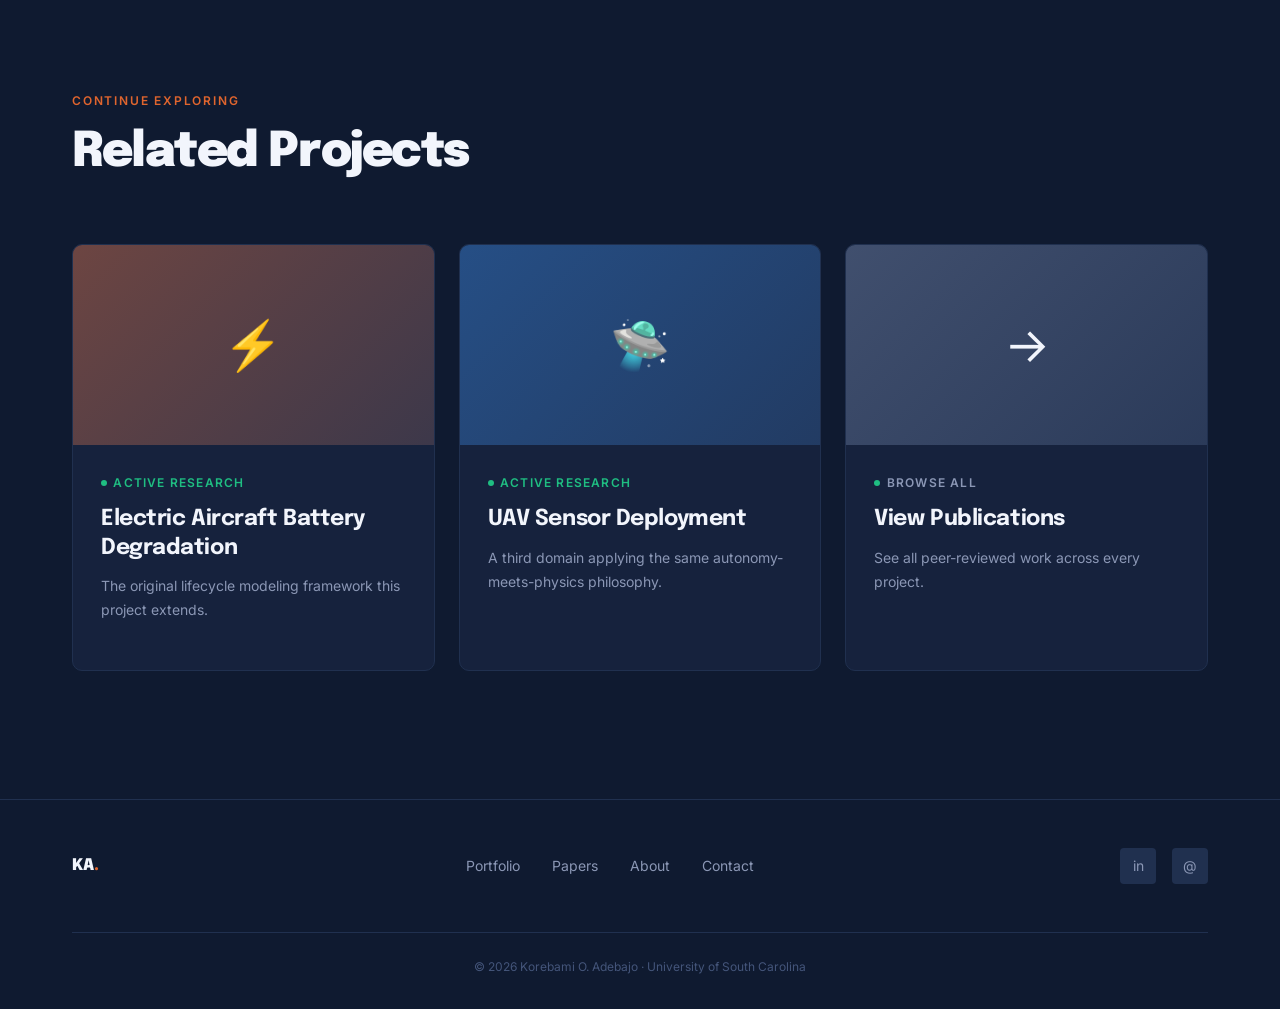
<file: project-smr.html>
<!DOCTYPE html>
<html lang="en">
<head>
  <meta charset="UTF-8" />
  <meta name="viewport" content="width=device-width, initial-scale=1.0" />
  <title>SMR Cyber-Physical Emulator — Korebami Adebajo</title>
  <meta name="description" content="Design architecture of a cyber-physical small modular reactor emulator for real-time control and grid interaction." />
  <link rel="stylesheet" href="css/style.css" />
  <link rel="stylesheet" href="css/projects.css" />
</head>
<body>

<nav class="nav">
  <div class="nav__inner">
    <a href="index.html" class="nav__logo">KA<span>.</span></a>
    <div class="nav__links">
      <a href="portfolio.html" class="active">Portfolio</a>
      <a href="papers.html">Papers</a>
      <a href="about.html">About</a>
      <a href="about.html#contact">Contact</a>
      <a href="Korebami%20CV_Nov_25.pdf" target="_blank" class="nav__resume">Résumé ↗</a>
    </div>
    <div class="nav__burger"><span></span><span></span><span></span></div>
  </div>
  <div class="nav__mobile">
    <a href="portfolio.html">Portfolio</a>
    <a href="papers.html">Papers</a>
    <a href="about.html">About</a>
    <a href="about.html#contact">Contact</a>
    <a href="Korebami%20CV_Nov_25.pdf" target="_blank">Résumé ↗</a>
  </div>
</nav>

<section class="proj-hero">
  <div class="proj-hero__bg" style="background: radial-gradient(ellipse 60% 50% at 30% 20%, rgba(31,190,130,0.18) 0%, transparent 70%);"></div>
  <div class="container proj-hero__inner">
    <div class="breadcrumb reveal"><a href="portfolio.html">Portfolio</a> / SMR Cyber-Physical Emulator</div>
    <div class="proj-status-row reveal">
      <span class="project-card__status project-card__status--ongoing">Active Research</span>
      <span class="tag tag--green">In Press — ASME IDETC 2025</span>
    </div>
    <h1 class="reveal reveal-delay-1">Cyber-Physical Small Modular Reactor Emulator</h1>
    <p class="proj-tagline reveal reveal-delay-2">Extending lifecycle-aware decision-making from electric aviation to nuclear grid systems — real-time control and grid interaction, modeled and emulated.</p>

    <div class="proj-meta-bar reveal reveal-delay-3">
      <div><div class="proj-meta-item__label">Lab</div><div class="proj-meta-item__value">ARTS Lab, USC</div></div>
      <div><div class="proj-meta-item__label">Stack</div><div class="proj-meta-item__value">MATLAB · CPS Design</div></div>
      <div><div class="proj-meta-item__label">Venue</div><div class="proj-meta-item__value">ASME IDETC</div></div>
      <div><div class="proj-meta-item__label">Status</div><div class="proj-meta-item__value">Awaiting Publication</div></div>
    </div>
  </div>
</section>

<section class="section">
  <div class="container">

    <div class="proj-block reveal">
      <span class="eyebrow">Overview</span>
      <h2>Proving the methodology generalizes</h2>
      <p>The design architecture of a cyber-physical small modular reactor (SMR) emulator enables real-time control and grid interaction analysis without requiring access to an actual reactor. This is a lifecycle monitoring system structurally analogous to the electric aircraft battery framework — but applied to an entirely different physical domain.</p>
      <p>Where the aircraft work asks "how does battery degradation affect flight economics?", the SMR work asks the parallel question: "how does component lifecycle state inform reactor output and maintenance decisions, and how does that ripple into grid-level interaction?"</p>
    </div>

    <!-- Grid interaction / control loop diagram -->
    <div class="proj-block reveal">
      <span class="eyebrow">System Architecture</span>
      <h2>Real-time control loop &amp; grid interaction</h2>
      <p>The emulator models the reactor's physical behavior, estimates component health and expected output capacity, and feeds that into control decisions that determine how the system interacts with the grid in real time.</p>

      <div class="proj-diagram-frame">
        <div class="proj-diagram-frame__label">Cyber-Physical Control Architecture</div>
        <svg viewBox="0 0 800 360" xmlns="http://www.w3.org/2000/svg">
          <!-- Reactor core box -->
          <rect x="50" y="130" width="160" height="100" rx="6" fill="#16223D" stroke="#1FBE82" stroke-width="2"/>
          <text x="130" y="170" text-anchor="middle" fill="#3de0a0" font-size="13" font-weight="700" font-family="Inter, sans-serif">SMR Core</text>
          <text x="130" y="190" text-anchor="middle" fill="#8B97B5" font-size="10" font-family="Inter, sans-serif">Physical Emulation</text>
          <circle cx="130" cy="208" r="4" fill="#1FBE82">
            <animate attributeName="opacity" values="1;0.3;1" dur="1.6s" repeatCount="indefinite"/>
          </circle>

          <!-- arrow 1 -->
          <path d="M 210 180 L 280 180" stroke="#44557A" stroke-width="2" marker-end="url(#arrowhead)"/>
          <text x="245" y="170" text-anchor="middle" fill="#8B97B5" font-size="9" font-family="Inter, sans-serif">sensor data</text>

          <!-- State estimation box -->
          <rect x="290" y="130" width="170" height="100" rx="6" fill="#16223D" stroke="#2E7CD6" stroke-width="2"/>
          <text x="375" y="165" text-anchor="middle" fill="#7ac0ff" font-size="13" font-weight="700" font-family="Inter, sans-serif">Lifecycle State</text>
          <text x="375" y="183" text-anchor="middle" fill="#8B97B5" font-size="10" font-family="Inter, sans-serif">Estimation</text>
          <text x="375" y="200" text-anchor="middle" fill="#8B97B5" font-size="10" font-family="Inter, sans-serif">Component Health Index</text>

          <!-- arrow 2 -->
          <path d="M 460 180 L 530 180" stroke="#44557A" stroke-width="2" marker-end="url(#arrowhead)"/>
          <text x="495" y="170" text-anchor="middle" fill="#8B97B5" font-size="9" font-family="Inter, sans-serif">health data</text>

          <!-- Decision/control box -->
          <rect x="540" y="130" width="170" height="100" rx="6" fill="#16223D" stroke="#E0652E" stroke-width="2"/>
          <text x="625" y="165" text-anchor="middle" fill="#f0844e" font-size="13" font-weight="700" font-family="Inter, sans-serif">Control Decision</text>
          <text x="625" y="183" text-anchor="middle" fill="#8B97B5" font-size="10" font-family="Inter, sans-serif">Output / Maintenance</text>
          <text x="625" y="200" text-anchor="middle" fill="#8B97B5" font-size="10" font-family="Inter, sans-serif">Action Selection</text>

          <!-- arrow down to grid -->
          <path d="M 625 230 L 625 270" stroke="#44557A" stroke-width="2" marker-end="url(#arrowhead)"/>

          <!-- Grid box -->
          <rect x="500" y="278" width="260" height="56" rx="6" fill="#20304F" stroke="#44557A" stroke-width="1.5"/>
          <text x="630" y="310" text-anchor="middle" fill="#C9D2E8" font-size="12" font-weight="600" font-family="Inter, sans-serif">Grid Interaction (Real-Time)</text>

          <!-- feedback loop back to core -->
          <path d="M 625 334 C 625 350, 130 350, 130 230" fill="none" stroke="#1FBE82" stroke-width="1.5" stroke-dasharray="4 4" opacity="0.6"/>
          <text x="375" y="346" text-anchor="middle" fill="#1FBE82" font-size="9" font-family="Inter, sans-serif" font-weight="600">feedback loop · closes the cycle</text>

          <defs>
            <marker id="arrowhead" markerWidth="8" markerHeight="8" refX="6" refY="3" orient="auto">
              <path d="M0,0 L6,3 L0,6 Z" fill="#44557A"/>
            </marker>
          </defs>
        </svg>
      </div>
    </div>

    <div class="proj-2col">
      <div class="proj-block reveal">
        <span class="eyebrow">Why an Emulator</span>
        <h2>Testing control strategy safely</h2>
        <p>A cyber-physical emulator allows real-time control and grid-interaction strategies to be tested and refined without the cost, risk, or access constraints of a physical reactor — critical for a technology still scaling toward commercial deployment.</p>
        <div class="finding-list">
          <div class="finding-item" style="--accent-color: var(--green);">
            <div class="finding-item__num">01</div>
            <p>Real-time control loop validated against emulated physical dynamics before any hardware-in-the-loop testing.</p>
          </div>
          <div class="finding-item" style="--accent-color: var(--green);">
            <div class="finding-item__num">02</div>
            <p>Grid interaction modeled explicitly, not abstracted away — output decisions are made with grid-level consequences in view.</p>
          </div>
        </div>
      </div>
      <div class="proj-block reveal reveal-delay-1">
        <span class="eyebrow">Status</span>
        <h2>Awaiting publication</h2>
        <p>The full paper, <em>"Design Architecture of a Cyber-Physical Small Modular Reactor Emulator for Real-Time Control and Grid Interaction,"</em> is in press for ASME IDETC 2025. Full citation details will be added once the conference proceedings are published.</p>
      </div>
    </div>

    <div class="proj-block reveal" style="background:var(--dark-2); border:1px solid var(--dark-3); border-radius:var(--radius-lg); padding:2.5rem;">
      <span class="eyebrow">How This Connects</span>
      <h2>Proof that the framework generalizes</h2>
      <p>The same architecture pioneered in the <a href="project-battery.html" style="color:var(--green);">electric aircraft battery degradation work</a> — physics modeling → lifecycle estimation → informed decision — is demonstrated here in a completely different physical domain. That's the strongest evidence yet that this is a genuine methodology, not a one-off solution.</p>
    </div>

  </div>
</section>

<section class="section section--dark">
  <div class="container">
    <div class="section-header reveal">
      <span class="eyebrow">Continue Exploring</span>
      <h2>Related Projects</h2>
    </div>
    <div class="related-projects">
      <a href="project-battery.html" class="project-card reveal" style="text-decoration:none;">
        <div class="project-card__image"><div class="project-card__image-inner" style="--card-color-a:rgba(224,101,46,0.4);--card-color-b:rgba(224,101,46,0.15);">⚡</div></div>
        <div class="project-card__body">
          <div class="project-card__status project-card__status--ongoing">Active Research</div>
          <h3>Electric Aircraft Battery Degradation</h3>
          <p>The original lifecycle modeling framework this project extends.</p>
        </div>
      </a>
      <a href="project-uav.html" class="project-card reveal reveal-delay-1" style="text-decoration:none;">
        <div class="project-card__image"><div class="project-card__image-inner" style="--card-color-a:rgba(46,124,214,0.4);--card-color-b:rgba(46,124,214,0.15);">🛸</div></div>
        <div class="project-card__body">
          <div class="project-card__status project-card__status--ongoing">Active Research</div>
          <h3>UAV Sensor Deployment</h3>
          <p>A third domain applying the same autonomy-meets-physics philosophy.</p>
        </div>
      </a>
      <a href="papers.html" class="project-card reveal reveal-delay-2" style="text-decoration:none;">
        <div class="project-card__image"><div class="project-card__image-inner" style="--card-color-a:rgba(139,151,181,0.3);--card-color-b:rgba(139,151,181,0.1);">→</div></div>
        <div class="project-card__body">
          <div class="project-card__status" style="color:var(--muted);">Browse All</div>
          <h3>View Publications</h3>
          <p>See all peer-reviewed work across every project.</p>
        </div>
      </a>
    </div>
  </div>
</section>

<footer class="footer">
  <div class="footer__inner">
    <div class="footer__logo">KA<span>.</span></div>
    <div class="footer__links">
      <a href="portfolio.html">Portfolio</a>
      <a href="papers.html">Papers</a>
      <a href="about.html">About</a>
      <a href="about.html#contact">Contact</a>
    </div>
    <div class="footer__social">
      <a href="https://www.linkedin.com/in/korebami-adebajo" target="_blank">in</a>
      <a href="mailto:oyinkansoaadebajo@gmail.com">@</a>
    </div>
    <div class="footer__copy">© 2026 Korebami O. Adebajo · University of South Carolina</div>
  </div>
</footer>

<script src="js/main.js"></script>
</body>
</html>
</file>
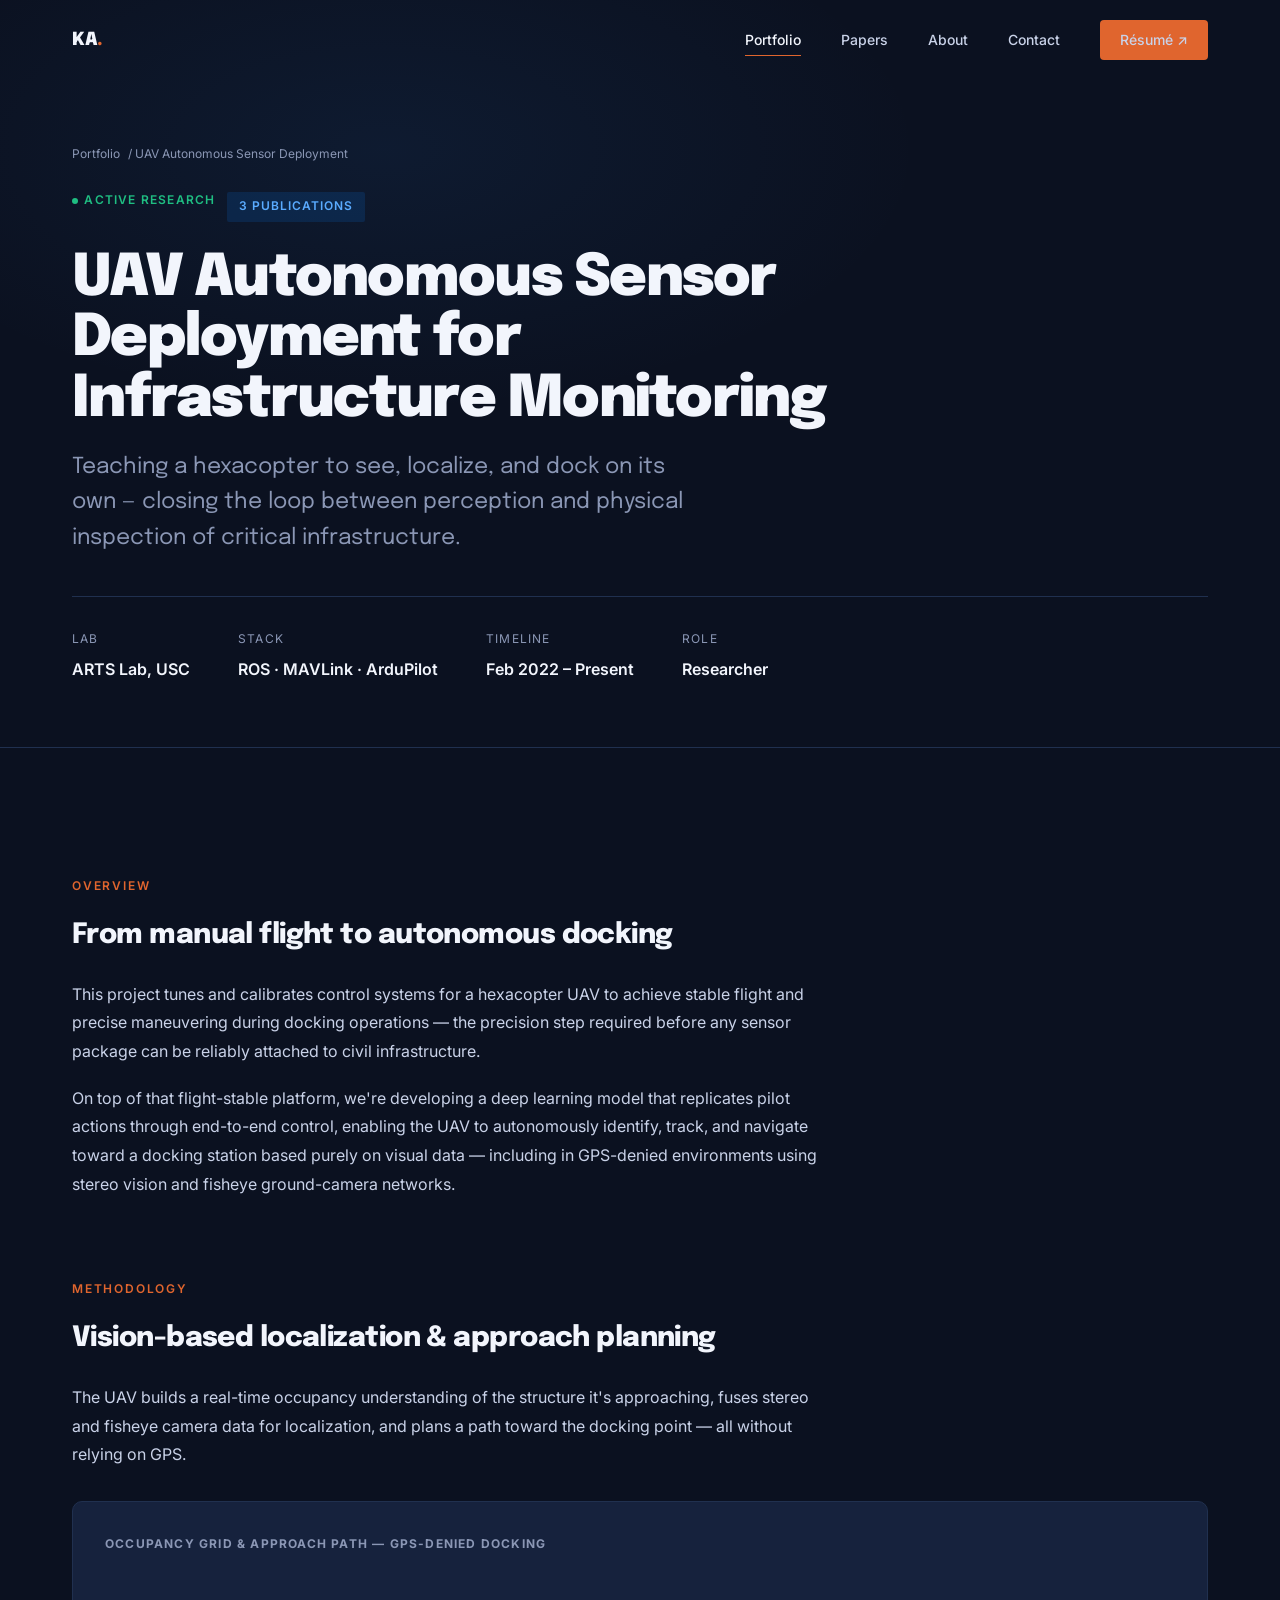
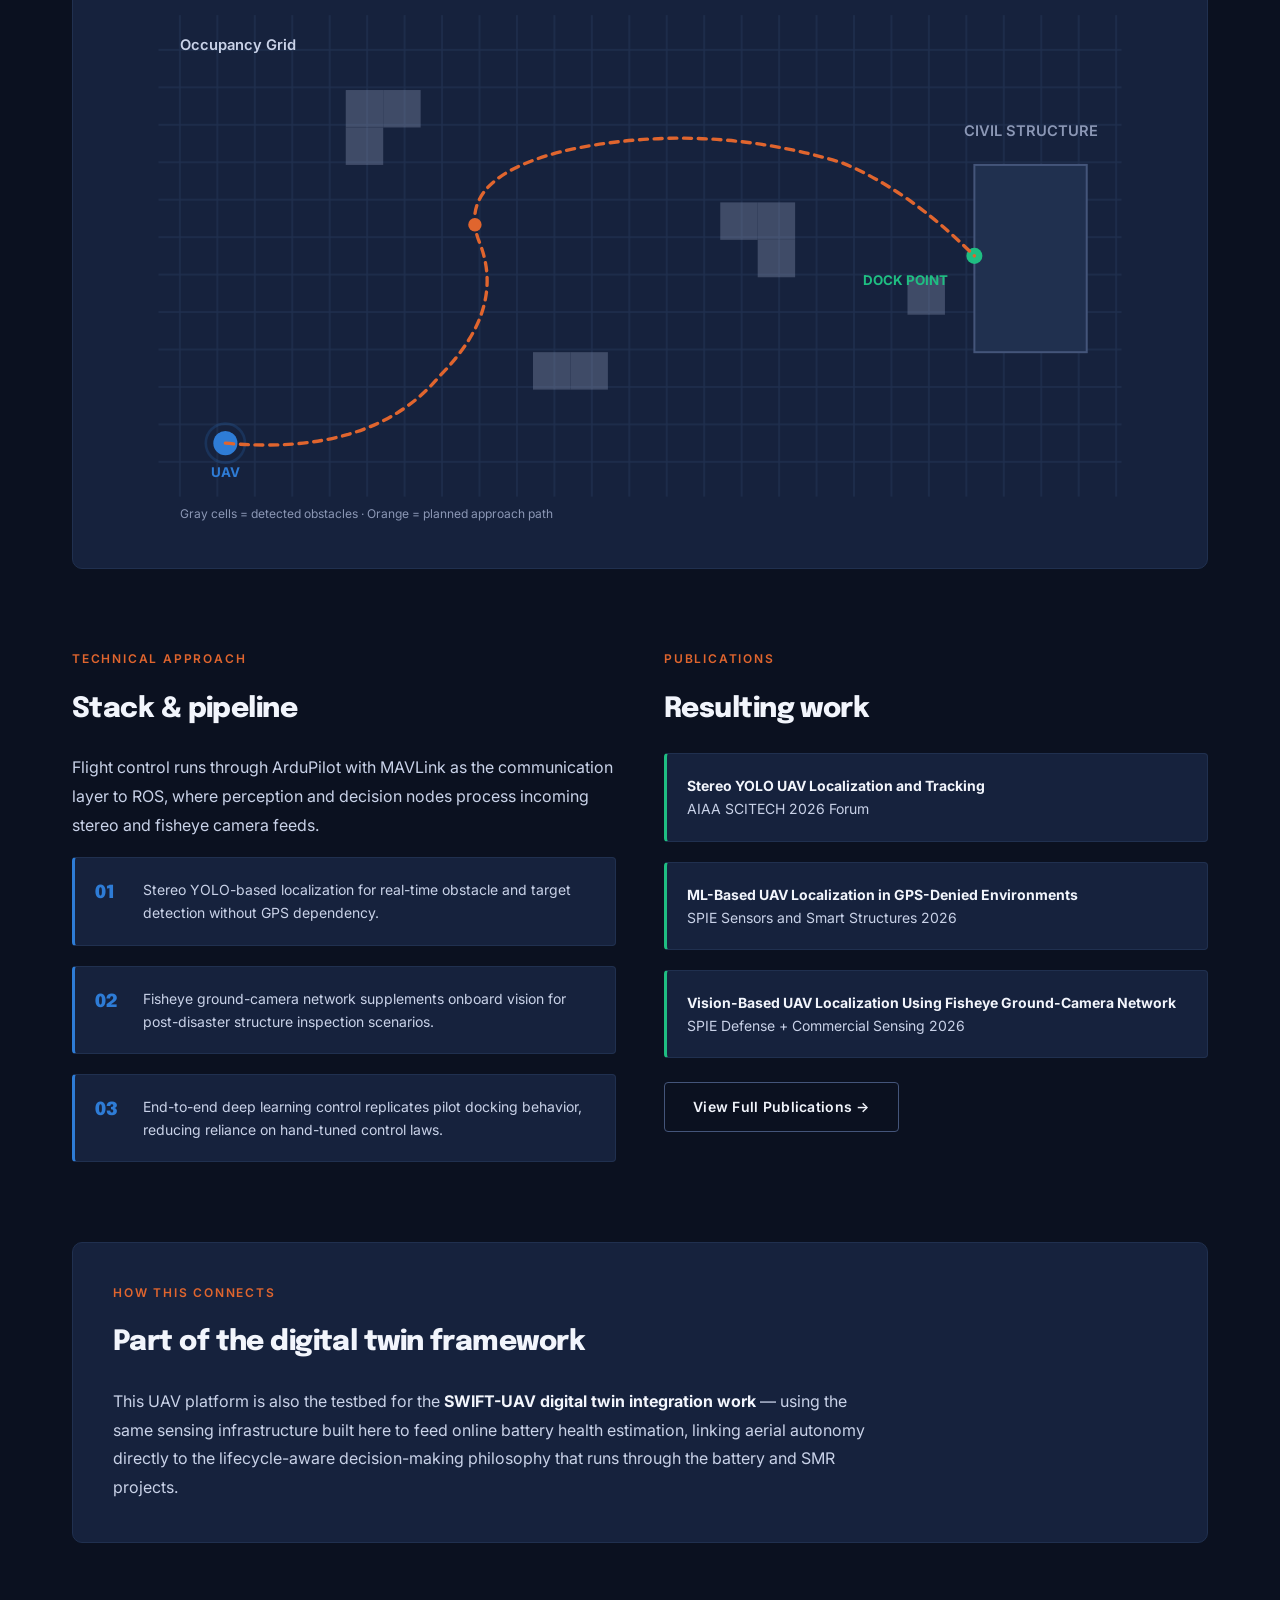
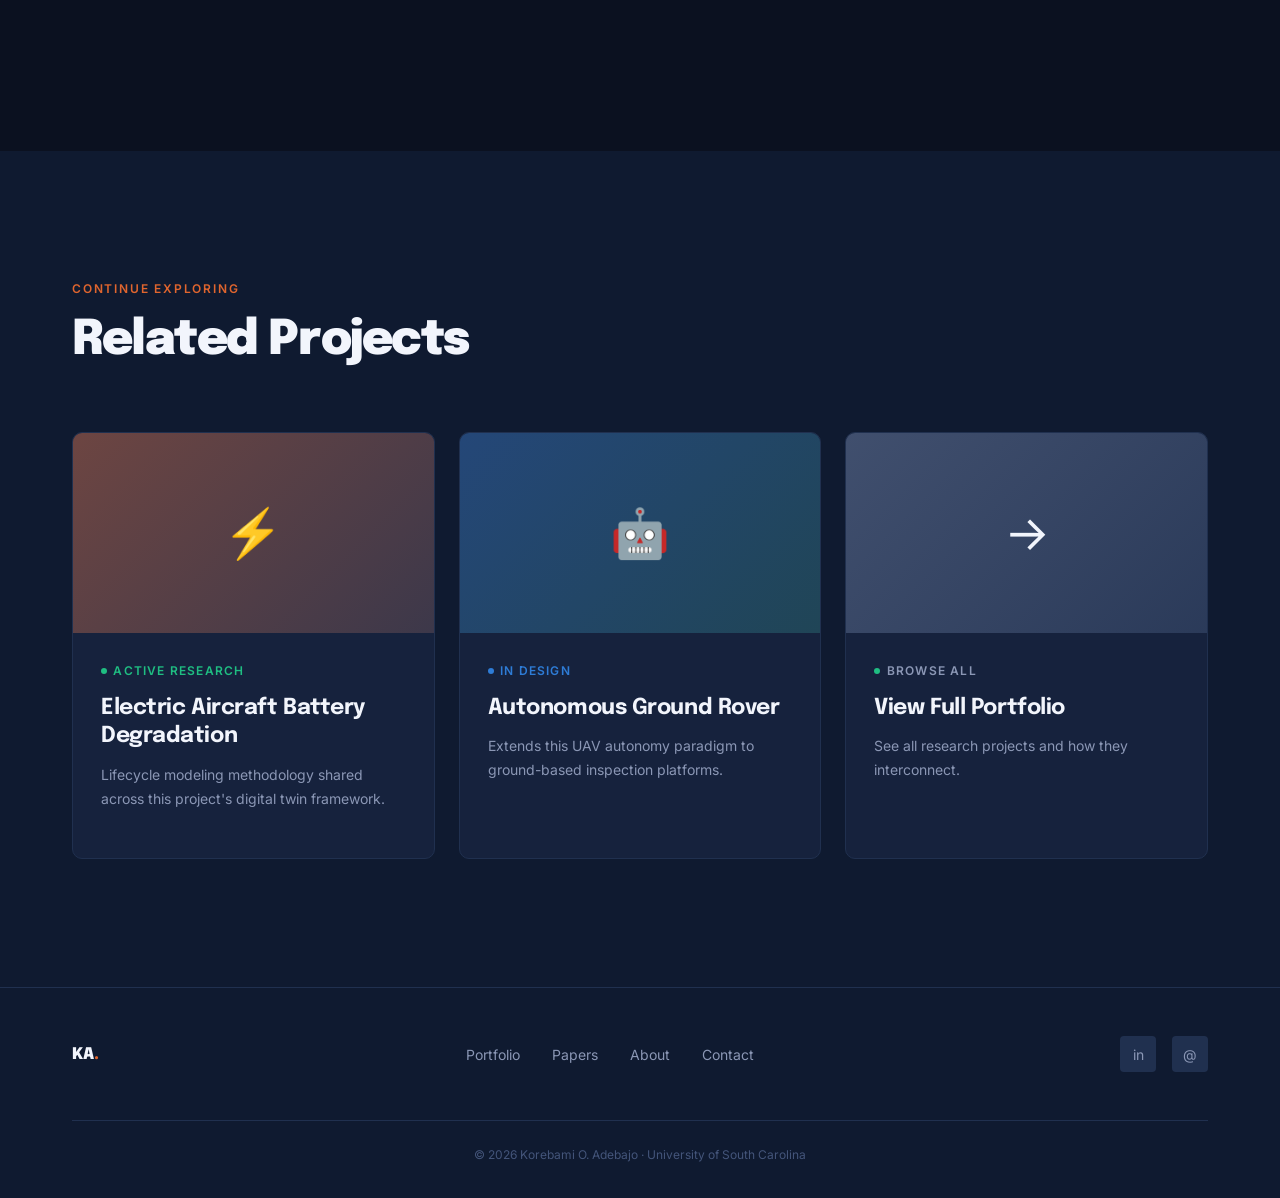
<file: project-uav.html>
<!DOCTYPE html>
<html lang="en">
<head>
  <meta charset="UTF-8" />
  <meta name="viewport" content="width=device-width, initial-scale=1.0" />
  <title>UAV Autonomous Sensor Deployment — Korebami Adebajo</title>
  <meta name="description" content="Autonomous UAV control using ROS, MAVLink, and deep learning for infrastructure sensor deployment." />
  <link rel="stylesheet" href="css/style.css" />
  <link rel="stylesheet" href="css/projects.css" />
</head>
<body>

<nav class="nav">
  <div class="nav__inner">
    <a href="index.html" class="nav__logo">KA<span>.</span></a>
    <div class="nav__links">
      <a href="portfolio.html" class="active">Portfolio</a>
      <a href="papers.html">Papers</a>
      <a href="about.html">About</a>
      <a href="about.html#contact">Contact</a>
      <a href="Korebami%20CV_Nov_25.pdf" target="_blank" class="nav__resume">Résumé ↗</a>
    </div>
    <div class="nav__burger"><span></span><span></span><span></span></div>
  </div>
  <div class="nav__mobile">
    <a href="portfolio.html">Portfolio</a>
    <a href="papers.html">Papers</a>
    <a href="about.html">About</a>
    <a href="about.html#contact">Contact</a>
    <a href="Korebami%20CV_Nov_25.pdf" target="_blank">Résumé ↗</a>
  </div>
</nav>

<!-- HERO -->
<section class="proj-hero">
  <div class="proj-hero__bg" style="background: radial-gradient(ellipse 60% 50% at 30% 20%, rgba(46,124,214,0.18) 0%, transparent 70%);"></div>
  <div class="container proj-hero__inner">
    <div class="breadcrumb reveal"><a href="portfolio.html">Portfolio</a> / UAV Autonomous Sensor Deployment</div>
    <div class="proj-status-row reveal">
      <span class="project-card__status project-card__status--ongoing">Active Research</span>
      <span class="tag tag--blue">3 Publications</span>
    </div>
    <h1 class="reveal reveal-delay-1">UAV Autonomous Sensor Deployment for Infrastructure Monitoring</h1>
    <p class="proj-tagline reveal reveal-delay-2">Teaching a hexacopter to see, localize, and dock on its own — closing the loop between perception and physical inspection of critical infrastructure.</p>

    <div class="proj-meta-bar reveal reveal-delay-3">
      <div>
        <div class="proj-meta-item__label">Lab</div>
        <div class="proj-meta-item__value">ARTS Lab, USC</div>
      </div>
      <div>
        <div class="proj-meta-item__label">Stack</div>
        <div class="proj-meta-item__value">ROS · MAVLink · ArduPilot</div>
      </div>
      <div>
        <div class="proj-meta-item__label">Timeline</div>
        <div class="proj-meta-item__value">Feb 2022 – Present</div>
      </div>
      <div>
        <div class="proj-meta-item__label">Role</div>
        <div class="proj-meta-item__value">Researcher</div>
      </div>
    </div>
  </div>
</section>

<section class="section">
  <div class="container">

    <!-- Overview -->
    <div class="proj-block reveal">
      <span class="eyebrow">Overview</span>
      <h2>From manual flight to autonomous docking</h2>
      <p>This project tunes and calibrates control systems for a hexacopter UAV to achieve stable flight and precise maneuvering during docking operations — the precision step required before any sensor package can be reliably attached to civil infrastructure.</p>
      <p>On top of that flight-stable platform, we're developing a deep learning model that replicates pilot actions through end-to-end control, enabling the UAV to autonomously identify, track, and navigate toward a docking station based purely on visual data — including in GPS-denied environments using stereo vision and fisheye ground-camera networks.</p>
    </div>

    <!-- Diagram: localization + occupancy grid -->
    <div class="proj-block reveal">
      <span class="eyebrow">Methodology</span>
      <h2>Vision-based localization &amp; approach planning</h2>
      <p>The UAV builds a real-time occupancy understanding of the structure it's approaching, fuses stereo and fisheye camera data for localization, and plans a path toward the docking point — all without relying on GPS.</p>

      <div class="proj-diagram-frame">
        <div class="proj-diagram-frame__label">Occupancy Grid &amp; Approach Path — GPS-Denied Docking</div>
        <svg viewBox="0 0 800 420" xmlns="http://www.w3.org/2000/svg" id="uav-grid-svg">
          <defs>
            <pattern id="gridPattern" width="28" height="28" patternUnits="userSpaceOnUse">
              <rect width="28" height="28" fill="none" stroke="#20304F" stroke-width="1"/>
            </pattern>
          </defs>
          <rect x="0" y="0" width="800" height="420" fill="#16223D"/>
          <rect x="40" y="30" width="720" height="360" fill="url(#gridPattern)"/>

          <!-- occupied/obstacle cells -->
          <g fill="#8B97B5" opacity="0.35">
            <rect x="180" y="86" width="28" height="28"/>
            <rect x="208" y="86" width="28" height="28"/>
            <rect x="180" y="114" width="28" height="28"/>
            <rect x="460" y="170" width="28" height="28"/>
            <rect x="488" y="170" width="28" height="28"/>
            <rect x="488" y="198" width="28" height="28"/>
            <rect x="320" y="282" width="28" height="28"/>
            <rect x="348" y="282" width="28" height="28"/>
            <rect x="600" y="226" width="28" height="28"/>
          </g>

          <!-- structure (docking target) -->
          <rect x="650" y="142" width="84" height="140" fill="#20304F" stroke="#44557A" stroke-width="1.5"/>
          <text x="692" y="120" text-anchor="middle" fill="#8B97B5" font-size="11" font-family="Inter, sans-serif" font-weight="600">CIVIL STRUCTURE</text>
          <circle cx="650" cy="210" r="6" fill="#1FBE82" id="dock-point"/>
          <text x="630" y="232" text-anchor="end" fill="#1FBE82" font-size="10" font-family="Inter, sans-serif" font-weight="700">DOCK POINT</text>

          <!-- UAV start -->
          <g id="uav-marker">
            <circle cx="90" cy="350" r="9" fill="#2E7CD6"/>
            <circle cx="90" cy="350" r="9" fill="none" stroke="#2E7CD6" stroke-width="2" opacity="0.5">
              <animate attributeName="r" values="9;18;9" dur="2.4s" repeatCount="indefinite"/>
              <animate attributeName="opacity" values="0.5;0;0.5" dur="2.4s" repeatCount="indefinite"/>
            </circle>
          </g>
          <text x="90" y="375" text-anchor="middle" fill="#2E7CD6" font-size="10" font-family="Inter, sans-serif" font-weight="700">UAV</text>

          <!-- planned path avoiding obstacles -->
          <path d="M 90 350 Q 200 360 250 300 Q 300 250 280 200 Q 260 150 350 130 Q 450 110 550 140 Q 600 160 650 210"
                fill="none" stroke="#E0652E" stroke-width="2.5" stroke-dasharray="6 5" stroke-linecap="round" id="path-line"/>

          <!-- moving dot along path -->
          <circle r="5" fill="#E0652E">
            <animateMotion dur="4s" repeatCount="indefinite"
              path="M 90 350 Q 200 360 250 300 Q 300 250 280 200 Q 260 150 350 130 Q 450 110 550 140 Q 600 160 650 210"/>
          </circle>

          <text x="56" y="56" fill="#C9D2E8" font-size="11" font-family="Inter, sans-serif" font-weight="600">Occupancy Grid</text>
          <text x="56" y="406" fill="#8B97B5" font-size="9" font-family="Inter, sans-serif">Gray cells = detected obstacles · Orange = planned approach path</text>
        </svg>
      </div>
    </div>

    <!-- Two col: stack + findings -->
    <div class="proj-2col">
      <div class="proj-block reveal">
        <span class="eyebrow">Technical Approach</span>
        <h2>Stack &amp; pipeline</h2>
        <p>Flight control runs through ArduPilot with MAVLink as the communication layer to ROS, where perception and decision nodes process incoming stereo and fisheye camera feeds.</p>
        <div class="finding-list">
          <div class="finding-item" style="--accent-color: var(--blue);">
            <div class="finding-item__num">01</div>
            <p>Stereo YOLO-based localization for real-time obstacle and target detection without GPS dependency.</p>
          </div>
          <div class="finding-item" style="--accent-color: var(--blue);">
            <div class="finding-item__num">02</div>
            <p>Fisheye ground-camera network supplements onboard vision for post-disaster structure inspection scenarios.</p>
          </div>
          <div class="finding-item" style="--accent-color: var(--blue);">
            <div class="finding-item__num">03</div>
            <p>End-to-end deep learning control replicates pilot docking behavior, reducing reliance on hand-tuned control laws.</p>
          </div>
        </div>
      </div>

      <div class="proj-block reveal reveal-delay-1">
        <span class="eyebrow">Publications</span>
        <h2>Resulting work</h2>
        <div class="finding-list">
          <div class="finding-item" style="--accent-color: var(--green); border-left-color: var(--green);">
            <p><strong style="color:var(--white);">Stereo YOLO UAV Localization and Tracking</strong><br>AIAA SCITECH 2026 Forum</p>
          </div>
          <div class="finding-item" style="--accent-color: var(--green); border-left-color: var(--green);">
            <p><strong style="color:var(--white);">ML-Based UAV Localization in GPS-Denied Environments</strong><br>SPIE Sensors and Smart Structures 2026</p>
          </div>
          <div class="finding-item" style="--accent-color: var(--green); border-left-color: var(--green);">
            <p><strong style="color:var(--white);">Vision-Based UAV Localization Using Fisheye Ground-Camera Network</strong><br>SPIE Defense + Commercial Sensing 2026</p>
          </div>
        </div>
        <a href="papers.html" class="btn btn--ghost" style="margin-top:1.5rem;">View Full Publications →</a>
      </div>
    </div>

    <!-- Connection to digital twin -->
    <div class="proj-block reveal" style="background:var(--dark-2); border:1px solid var(--dark-3); border-radius:var(--radius-lg); padding:2.5rem;">
      <span class="eyebrow">How This Connects</span>
      <h2>Part of the digital twin framework</h2>
      <p>This UAV platform is also the testbed for the <strong style="color:var(--white);">SWIFT-UAV digital twin integration work</strong> — using the same sensing infrastructure built here to feed online battery health estimation, linking aerial autonomy directly to the lifecycle-aware decision-making philosophy that runs through the battery and SMR projects.</p>
    </div>

  </div>
</section>

<!-- Related projects -->
<section class="section section--dark">
  <div class="container">
    <div class="section-header reveal">
      <span class="eyebrow">Continue Exploring</span>
      <h2>Related Projects</h2>
    </div>
    <div class="related-projects">
      <a href="project-battery.html" class="project-card reveal" style="text-decoration:none;">
        <div class="project-card__image"><div class="project-card__image-inner" style="--card-color-a:rgba(224,101,46,0.4);--card-color-b:rgba(224,101,46,0.15);">⚡</div></div>
        <div class="project-card__body">
          <div class="project-card__status project-card__status--ongoing">Active Research</div>
          <h3>Electric Aircraft Battery Degradation</h3>
          <p>Lifecycle modeling methodology shared across this project's digital twin framework.</p>
        </div>
      </a>
      <a href="project-rover.html" class="project-card reveal reveal-delay-1" style="text-decoration:none;">
        <div class="project-card__image"><div class="project-card__image-inner" style="--card-color-a:rgba(46,124,214,0.3);--card-color-b:rgba(31,190,130,0.15);">🤖</div></div>
        <div class="project-card__body">
          <div class="project-card__status project-card__status--design">In Design</div>
          <h3>Autonomous Ground Rover</h3>
          <p>Extends this UAV autonomy paradigm to ground-based inspection platforms.</p>
        </div>
      </a>
      <a href="portfolio.html" class="project-card reveal reveal-delay-2" style="text-decoration:none;">
        <div class="project-card__image"><div class="project-card__image-inner" style="--card-color-a:rgba(139,151,181,0.3);--card-color-b:rgba(139,151,181,0.1);">→</div></div>
        <div class="project-card__body">
          <div class="project-card__status" style="color:var(--muted);">Browse All</div>
          <h3>View Full Portfolio</h3>
          <p>See all research projects and how they interconnect.</p>
        </div>
      </a>
    </div>
  </div>
</section>

<footer class="footer">
  <div class="footer__inner">
    <div class="footer__logo">KA<span>.</span></div>
    <div class="footer__links">
      <a href="portfolio.html">Portfolio</a>
      <a href="papers.html">Papers</a>
      <a href="about.html">About</a>
      <a href="about.html#contact">Contact</a>
    </div>
    <div class="footer__social">
      <a href="https://www.linkedin.com/in/korebami-adebajo" target="_blank">in</a>
      <a href="mailto:oyinkansoaadebajo@gmail.com">@</a>
    </div>
    <div class="footer__copy">© 2026 Korebami O. Adebajo · University of South Carolina</div>
  </div>
</footer>

<script src="js/main.js"></script>
</body>
</html>
</file>
<file: css/style.css>
/* ============================================================
   DESIGN TOKENS — Korebami Adebajo Portfolio
   Colors: Relume mockup (Science Blue, Punch, Mountain Meadow, Neutrals)
   Type: Epilogue (display) + Inter (body)
   ============================================================ */

@import url('https://fonts.googleapis.com/css2?family=Epilogue:wght@400;600;700;900&family=Inter:wght@300;400;500;600&display=swap');

:root {
  /* Colors */
  --blue:        #2E7CD6;
  --blue-dark:   #1f5fa8;
  --punch:       #E0652E;
  --punch-light: #f0763e;
  --green:       #1FBE82;
  --black:       #0B1120;
  --dark:        #0F1A30;
  --dark-2:      #16223D;
  --dark-3:      #20304F;
  --mid:         #44557A;
  --muted:       #8B97B5;
  --light:       #C9D2E8;
  --white:       #F2F5FC;
  --pure-white:  #ffffff;

  /* Type */
  --font-display: 'Epilogue', sans-serif;
  --font-body:    'Inter', sans-serif;

  /* Scale */
  --text-xs:   0.75rem;
  --text-sm:   0.875rem;
  --text-base: 1rem;
  --text-lg:   1.125rem;
  --text-xl:   1.375rem;
  --text-2xl:  1.75rem;
  --text-3xl:  2.25rem;
  --text-4xl:  3rem;
  --text-5xl:  4rem;
  --text-6xl:  5.5rem;

  /* Spacing */
  --section-gap: 8rem;
  --gap:         2rem;
  --radius:      4px;
  --radius-lg:   10px;

  /* Transitions */
  --ease: cubic-bezier(0.25, 0.46, 0.45, 0.94);
}

/* ============================================================ RESET */
*, *::before, *::after { box-sizing: border-box; margin: 0; padding: 0; }
html { scroll-behavior: smooth; font-size: 16px; }
body {
  background: var(--black);
  color: var(--white);
  font-family: var(--font-body);
  font-size: var(--text-base);
  line-height: 1.7;
  -webkit-font-smoothing: antialiased;
}
img { max-width: 100%; display: block; }
a { color: inherit; text-decoration: none; }
ul { list-style: none; }

/* ============================================================ UTILITY */
.container { max-width: 1200px; margin: 0 auto; padding: 0 2rem; }
.container--narrow { max-width: 800px; margin: 0 auto; padding: 0 2rem; }
.eyebrow {
  font-family: var(--font-body);
  font-size: var(--text-xs);
  font-weight: 600;
  letter-spacing: 0.15em;
  text-transform: uppercase;
  color: var(--punch);
  display: block;
  margin-bottom: 1rem;
}
.section { padding: var(--section-gap) 0; }
.section--dark { background: var(--dark); }
.section--darker { background: var(--dark-2); }
.grid-2 { display: grid; grid-template-columns: 1fr 1fr; gap: var(--gap); }
.grid-3 { display: grid; grid-template-columns: repeat(3, 1fr); gap: var(--gap); }
.tag {
  display: inline-block;
  font-size: var(--text-xs);
  font-weight: 600;
  letter-spacing: 0.08em;
  text-transform: uppercase;
  padding: 0.3rem 0.75rem;
  border-radius: 2px;
  background: var(--dark-3);
  color: var(--light);
  margin: 0.2rem 0.2rem 0.2rem 0;
}
.tag--blue  { background: rgba(10,102,194,0.2); color: #5aabff; }
.tag--punch { background: rgba(217,79,34,0.18); color: #f0844e; }
.tag--green { background: rgba(25,169,116,0.18); color: #3de0a0; }

/* ============================================================ BUTTONS */
.btn {
  display: inline-flex; align-items: center; gap: 0.5rem;
  font-family: var(--font-body); font-size: var(--text-sm); font-weight: 600;
  padding: 0.75rem 1.75rem; border-radius: var(--radius);
  border: none; cursor: pointer; transition: all 0.2s var(--ease);
  letter-spacing: 0.02em;
}
.btn--primary { background: var(--blue); color: var(--pure-white); }
.btn--primary:hover { background: var(--blue-dark); transform: translateY(-1px); }
.btn--ghost {
  background: transparent; color: var(--white);
  border: 1px solid var(--mid);
}
.btn--ghost:hover { border-color: var(--white); background: rgba(255,255,255,0.05); }
.btn--punch { background: var(--punch); color: var(--pure-white); }
.btn--punch:hover { background: var(--punch-light); transform: translateY(-1px); }

/* ============================================================ NAVBAR */
.nav {
  position: fixed; top: 0; left: 0; right: 0; z-index: 100;
  padding: 1.25rem 0;
  transition: background 0.3s var(--ease), box-shadow 0.3s var(--ease);
}
.nav.scrolled {
  background: rgba(13,13,13,0.95);
  backdrop-filter: blur(12px);
  box-shadow: 0 1px 0 rgba(255,255,255,0.06);
}
.nav__inner {
  display: flex; align-items: center; justify-content: space-between;
  max-width: 1200px; margin: 0 auto; padding: 0 2rem;
}
.nav__logo {
  font-family: var(--font-display); font-weight: 900; font-size: var(--text-lg);
  letter-spacing: -0.02em;
}
.nav__logo span { color: var(--punch); }
.nav__links { display: flex; align-items: center; gap: 2.5rem; }
.nav__links a {
  font-size: var(--text-sm); font-weight: 500; color: var(--light);
  transition: color 0.2s; position: relative;
}
.nav__links a::after {
  content: ''; position: absolute; bottom: -4px; left: 0; right: 0;
  height: 1px; background: var(--punch); transform: scaleX(0);
  transition: transform 0.2s var(--ease);
}
.nav__links a:hover { color: var(--white); }
.nav__links a:hover::after, .nav__links a.active::after { transform: scaleX(1); }
.nav__links a.active { color: var(--white); }
.nav__resume {
  font-size: var(--text-sm); font-weight: 600;
  padding: 0.5rem 1.25rem; border-radius: var(--radius);
  background: var(--punch); color: var(--pure-white);
  transition: background 0.2s;
}
.nav__resume:hover { background: var(--punch-light); }
.nav__burger { display: none; flex-direction: column; gap: 5px; cursor: pointer; }
.nav__burger span { display: block; width: 24px; height: 2px; background: var(--white); transition: all 0.3s; }
.nav__mobile { display: none; }

/* ============================================================ HERO */
.hero {
  min-height: 100vh; display: flex; align-items: center;
  padding: 8rem 0 6rem;
  position: relative; overflow: hidden;
}
.hero__bg {
  position: absolute; inset: 0; z-index: 0;
  background: radial-gradient(ellipse 80% 60% at 60% 40%, rgba(10,102,194,0.12) 0%, transparent 70%),
              radial-gradient(ellipse 50% 40% at 80% 70%, rgba(217,79,34,0.08) 0%, transparent 60%);
}
.hero__grid-overlay {
  position: absolute; inset: 0; z-index: 0; opacity: 0.03;
  background-image:
    linear-gradient(var(--light) 1px, transparent 1px),
    linear-gradient(90deg, var(--light) 1px, transparent 1px);
  background-size: 60px 60px;
}
.hero__inner {
  position: relative; z-index: 1;
  max-width: 1200px; margin: 0 auto; padding: 0 2rem;
  display: grid; grid-template-columns: 1fr 1fr; gap: 4rem; align-items: center;
}
.hero__label {
  display: inline-flex; align-items: center; gap: 0.5rem;
  font-size: var(--text-xs); font-weight: 600; letter-spacing: 0.12em;
  text-transform: uppercase; color: var(--green);
  border: 1px solid rgba(25,169,116,0.3); border-radius: 2px;
  padding: 0.35rem 0.85rem; margin-bottom: 1.75rem;
}
.hero__label::before {
  content: ''; width: 6px; height: 6px; border-radius: 50%;
  background: var(--green); animation: pulse 2s infinite;
}
@keyframes pulse {
  0%, 100% { opacity: 1; transform: scale(1); }
  50% { opacity: 0.5; transform: scale(0.8); }
}
.hero__name {
  font-family: var(--font-display); font-weight: 900;
  font-size: clamp(2.8rem, 5vw, var(--text-6xl));
  line-height: 1.0; letter-spacing: -0.03em;
  margin-bottom: 0.5rem;
}
.hero__name span { color: var(--punch); }
.hero__title {
  font-family: var(--font-display); font-weight: 400;
  font-size: var(--text-xl); color: var(--muted);
  margin-bottom: 2rem; letter-spacing: -0.01em;
}
.hero__thesis {
  font-size: var(--text-lg); line-height: 1.6;
  color: var(--light); max-width: 520px; margin-bottom: 2.5rem;
  border-left: 2px solid var(--punch); padding-left: 1.25rem;
}
.hero__actions { display: flex; gap: 1rem; flex-wrap: wrap; margin-bottom: 3rem; }
.hero__stats { display: flex; gap: 2.5rem; }
.hero__stat-num {
  font-family: var(--font-display); font-weight: 900;
  font-size: var(--text-3xl); color: var(--white); line-height: 1;
  display: block;
}
.hero__stat-num span { color: var(--punch); }
.hero__stat-label { font-size: var(--text-xs); color: var(--muted); letter-spacing: 0.08em; text-transform: uppercase; }

/* Hero visual panel */
.hero__visual {
  position: relative; display: flex; align-items: center; justify-content: center;
}
.hero__diagram {
  width: 100%; max-width: 480px;
  background: var(--dark-2); border: 1px solid var(--dark-3);
  border-radius: var(--radius-lg); padding: 2rem; position: relative;
  overflow: hidden;
}
.hero__diagram::before {
  content: ''; position: absolute; top: 0; left: 0; right: 0; height: 2px;
  background: linear-gradient(90deg, var(--blue), var(--punch), var(--green));
}
.diagram-title {
  font-family: var(--font-display); font-size: var(--text-sm); font-weight: 700;
  color: var(--muted); text-transform: uppercase; letter-spacing: 0.1em;
  margin-bottom: 1.5rem;
}
.diagram-node {
  padding: 0.75rem 1rem; border-radius: var(--radius); margin-bottom: 0.75rem;
  font-size: var(--text-sm); font-weight: 500;
  display: flex; align-items: center; gap: 0.75rem;
  transition: transform 0.2s var(--ease);
}
.diagram-node:hover { transform: translateX(4px); }
.diagram-node--blue  { background: rgba(10,102,194,0.15); border: 1px solid rgba(10,102,194,0.3); color: #7ac0ff; }
.diagram-node--punch { background: rgba(217,79,34,0.15);  border: 1px solid rgba(217,79,34,0.3);  color: #f0844e; }
.diagram-node--green { background: rgba(25,169,116,0.15); border: 1px solid rgba(25,169,116,0.3); color: #3de0a0; }
.diagram-node--muted { background: var(--dark-3); border: 1px solid rgba(255,255,255,0.08); color: var(--light); }
.diagram-arrow {
  text-align: center; color: var(--mid); font-size: var(--text-xs);
  margin: -0.25rem 0; letter-spacing: 0.05em;
}
.diagram-node .dot {
  width: 8px; height: 8px; border-radius: 50%; flex-shrink: 0;
}
.dot--blue  { background: var(--blue); }
.dot--punch { background: var(--punch); }
.dot--green { background: var(--green); }
.dot--muted { background: var(--mid); }

/* ============================================================ RESEARCH AREAS */
.research-areas { padding: var(--section-gap) 0; background: var(--dark); }
.section-header { margin-bottom: 4rem; }
.section-header h2 {
  font-family: var(--font-display); font-weight: 900;
  font-size: clamp(var(--text-3xl), 4vw, var(--text-4xl));
  letter-spacing: -0.03em; line-height: 1.1;
}
.section-header p { font-size: var(--text-lg); color: var(--muted); max-width: 560px; margin-top: 1rem; }

.area-card {
  background: var(--dark-2); border: 1px solid var(--dark-3);
  border-radius: var(--radius-lg); padding: 2rem;
  transition: border-color 0.3s, transform 0.3s var(--ease);
  position: relative; overflow: hidden;
}
.area-card::after {
  content: ''; position: absolute; bottom: 0; left: 0; right: 0; height: 2px;
  background: var(--accent-color, var(--blue));
  transform: scaleX(0); transform-origin: left;
  transition: transform 0.3s var(--ease);
}
.area-card:hover { border-color: var(--mid); transform: translateY(-4px); }
.area-card:hover::after { transform: scaleX(1); }
.area-card--blue  { --accent-color: var(--blue); }
.area-card--punch { --accent-color: var(--punch); }
.area-card--green { --accent-color: var(--green); }
.area-card--muted { --accent-color: var(--muted); }
.area-icon {
  width: 44px; height: 44px; border-radius: var(--radius);
  display: flex; align-items: center; justify-content: center;
  font-size: 1.25rem; margin-bottom: 1.25rem;
  background: rgba(255,255,255,0.05);
}
.area-card h3 {
  font-family: var(--font-display); font-size: var(--text-lg); font-weight: 700;
  margin-bottom: 0.75rem; letter-spacing: -0.01em;
}
.area-card p { font-size: var(--text-sm); color: var(--muted); line-height: 1.65; }

/* ============================================================ THREAD / UNIFYING SECTION */
.thread {
  padding: var(--section-gap) 0;
  background: linear-gradient(180deg, var(--black) 0%, var(--dark) 100%);
}
.thread__inner { display: grid; grid-template-columns: 1fr 1.2fr; gap: 5rem; align-items: center; }
.thread__text h2 {
  font-family: var(--font-display); font-weight: 900;
  font-size: clamp(var(--text-2xl), 3.5vw, var(--text-4xl));
  line-height: 1.1; letter-spacing: -0.03em; margin-bottom: 1.5rem;
}
.thread__text p { color: var(--muted); line-height: 1.75; margin-bottom: 1.25rem; }
.thread__text strong { color: var(--white); }
.thread__diagram { position: relative; }
.flow-diagram {
  background: var(--dark-2); border: 1px solid var(--dark-3);
  border-radius: var(--radius-lg); padding: 2rem; position: relative;
}
.flow-diagram::before {
  content: ''; position: absolute; top: 0; left: 0; right: 0; height: 2px;
  background: linear-gradient(90deg, var(--blue), var(--punch), var(--green));
}
.flow-row {
  display: flex; align-items: center; gap: 0.5rem; margin-bottom: 0.5rem;
}
.flow-box {
  flex: 1; padding: 0.6rem 0.75rem; border-radius: var(--radius);
  font-size: var(--text-xs); font-weight: 600; text-align: center;
  line-height: 1.3;
}
.flow-box--blue  { background: rgba(10,102,194,0.2);  color: #7ac0ff; border: 1px solid rgba(10,102,194,0.35); }
.flow-box--punch { background: rgba(217,79,34,0.18);  color: #f0844e; border: 1px solid rgba(217,79,34,0.35); }
.flow-box--green { background: rgba(25,169,116,0.18); color: #3de0a0; border: 1px solid rgba(25,169,116,0.35); }
.flow-box--core  { background: rgba(255,255,255,0.07); color: var(--white); border: 1px solid rgba(255,255,255,0.15); }
.flow-arrow { color: var(--mid); font-size: 0.85rem; flex-shrink: 0; }
.flow-label {
  font-size: var(--text-xs); color: var(--muted); text-align: center;
  margin-top: 0.25rem; margin-bottom: 0.5rem;
}
.flow-divider {
  height: 1px; background: var(--dark-3); margin: 1rem 0;
}

/* ============================================================ PUBLICATIONS PREVIEW */
.pub-card {
  background: var(--dark-2); border: 1px solid var(--dark-3);
  border-radius: var(--radius-lg); padding: 1.5rem 2rem;
  transition: border-color 0.3s, transform 0.2s var(--ease);
  display: flex; gap: 1.5rem; align-items: flex-start;
}
.pub-card:hover { border-color: var(--mid); transform: translateY(-2px); }
.pub-year {
  font-family: var(--font-display); font-size: var(--text-sm); font-weight: 700;
  color: var(--punch); min-width: 3.5rem; padding-top: 0.15rem;
}
.pub-body { flex: 1; }
.pub-title {
  font-family: var(--font-display); font-size: var(--text-base); font-weight: 700;
  line-height: 1.4; margin-bottom: 0.4rem;
}
.pub-authors { font-size: var(--text-sm); color: var(--muted); margin-bottom: 0.5rem; line-height: 1.5; }
.pub-authors strong { color: var(--light); }
.pub-venue {
  font-size: var(--text-xs); font-weight: 600; letter-spacing: 0.06em;
  text-transform: uppercase; color: var(--blue);
}
.pub-doi {
  font-size: var(--text-xs); color: var(--muted); margin-top: 0.4rem;
  display: inline-flex; align-items: center; gap: 0.35rem;
  transition: color 0.2s;
}
.pub-doi:hover { color: var(--blue); }

/* ============================================================ STATS BAR */
.stats-bar {
  background: var(--dark-2); border-top: 1px solid var(--dark-3); border-bottom: 1px solid var(--dark-3);
  padding: 3rem 0;
}
.stats-bar__inner {
  display: flex; justify-content: space-around; flex-wrap: wrap; gap: 2rem;
  max-width: 1200px; margin: 0 auto; padding: 0 2rem;
}
.stat-item { text-align: center; }
.stat-item__num {
  font-family: var(--font-display); font-weight: 900; font-size: var(--text-4xl);
  color: var(--white); line-height: 1; display: block;
}
.stat-item__num em { color: var(--punch); font-style: normal; }
.stat-item__label { font-size: var(--text-xs); color: var(--muted); text-transform: uppercase; letter-spacing: 0.1em; margin-top: 0.4rem; }

/* ============================================================ CTA SECTION */
.cta-section {
  padding: var(--section-gap) 0;
  background: linear-gradient(135deg, rgba(10,102,194,0.08) 0%, rgba(217,79,34,0.06) 100%);
  border-top: 1px solid var(--dark-3);
}
.cta-section__inner { text-align: center; max-width: 640px; margin: 0 auto; padding: 0 2rem; }
.cta-section h2 {
  font-family: var(--font-display); font-weight: 900;
  font-size: clamp(var(--text-2xl), 3vw, var(--text-4xl));
  letter-spacing: -0.03em; margin-bottom: 1rem;
}
.cta-section p { color: var(--muted); font-size: var(--text-lg); margin-bottom: 2rem; }
.cta-section__actions { display: flex; gap: 1rem; justify-content: center; flex-wrap: wrap; }

/* ============================================================ FOOTER */
.footer {
  background: var(--dark); border-top: 1px solid var(--dark-3);
  padding: 3rem 0 2rem;
}
.footer__inner {
  max-width: 1200px; margin: 0 auto; padding: 0 2rem;
  display: flex; justify-content: space-between; align-items: center;
  flex-wrap: wrap; gap: 1.5rem;
}
.footer__logo {
  font-family: var(--font-display); font-weight: 900; font-size: var(--text-base);
}
.footer__logo span { color: var(--punch); }
.footer__links { display: flex; gap: 2rem; }
.footer__links a { font-size: var(--text-sm); color: var(--muted); transition: color 0.2s; }
.footer__links a:hover { color: var(--white); }
.footer__copy { font-size: var(--text-xs); color: var(--mid); width: 100%; text-align: center; margin-top: 1.5rem; border-top: 1px solid var(--dark-3); padding-top: 1.5rem; }
.footer__social { display: flex; gap: 1rem; }
.footer__social a {
  width: 36px; height: 36px; border-radius: var(--radius); background: var(--dark-3);
  display: flex; align-items: center; justify-content: center;
  font-size: var(--text-sm); color: var(--muted); transition: all 0.2s;
}
.footer__social a:hover { background: var(--blue); color: var(--white); }

/* ============================================================ PAGE HEADERS */
.page-header {
  padding: 10rem 0 5rem;
  background: linear-gradient(180deg, var(--dark) 0%, var(--black) 100%);
  border-bottom: 1px solid var(--dark-3);
}
.page-header h1 {
  font-family: var(--font-display); font-weight: 900;
  font-size: clamp(var(--text-3xl), 5vw, var(--text-5xl));
  letter-spacing: -0.04em; line-height: 1.05;
}
.page-header h1 span { color: var(--punch); }
.page-header p { font-size: var(--text-xl); color: var(--muted); max-width: 600px; margin-top: 1rem; line-height: 1.6; }

/* ============================================================ PROJECT CARDS */
.project-card {
  background: var(--dark-2); border: 1px solid var(--dark-3);
  border-radius: var(--radius-lg); overflow: hidden;
  transition: border-color 0.3s, transform 0.3s var(--ease);
  display: flex; flex-direction: column;
}
.project-card:hover { border-color: var(--mid); transform: translateY(-6px); }
.project-card__image {
  height: 200px; background: var(--dark-3); overflow: hidden;
  display: flex; align-items: center; justify-content: center;
  position: relative;
}
.project-card__image-inner {
  width: 100%; height: 100%;
  background: linear-gradient(135deg, var(--card-color-a, rgba(10,102,194,0.3)), var(--card-color-b, rgba(217,79,34,0.2)));
  display: flex; align-items: center; justify-content: center;
  font-size: 3rem;
}
.project-card__body { padding: 1.75rem; flex: 1; display: flex; flex-direction: column; }
.project-card__status {
  font-size: var(--text-xs); font-weight: 600; letter-spacing: 0.1em;
  text-transform: uppercase; color: var(--green); margin-bottom: 0.75rem;
  display: flex; align-items: center; gap: 0.4rem;
}
.project-card__status::before { content: ''; width: 6px; height: 6px; border-radius: 50%; background: var(--green); }
.project-card__status--ongoing { color: var(--green); }
.project-card__status--ongoing::before { background: var(--green); }
.project-card__status--design { color: var(--blue); }
.project-card__status--design::before { background: var(--blue); }
.project-card h3 {
  font-family: var(--font-display); font-size: var(--text-xl); font-weight: 700;
  line-height: 1.3; letter-spacing: -0.02em; margin-bottom: 0.75rem;
}
.project-card p { font-size: var(--text-sm); color: var(--muted); line-height: 1.7; flex: 1; margin-bottom: 1.25rem; }
.project-card__tags { display: flex; flex-wrap: wrap; margin-bottom: 1.25rem; }
.project-card__footer { display: flex; align-items: center; justify-content: space-between; margin-top: auto; }
.project-card__link {
  font-size: var(--text-sm); font-weight: 600; color: var(--blue);
  display: flex; align-items: center; gap: 0.35rem;
  transition: gap 0.2s var(--ease);
}
.project-card__link:hover { gap: 0.6rem; }

/* ============================================================ ABOUT PAGE */
.about-grid { display: grid; grid-template-columns: 1fr 1.4fr; gap: 5rem; align-items: start; }
.about-photo {
  position: sticky; top: 7rem;
  background: var(--dark-2); border: 1px solid var(--dark-3);
  border-radius: var(--radius-lg); overflow: hidden; aspect-ratio: 3/4;
  display: flex; align-items: center; justify-content: center;
  font-size: 5rem;
}
.timeline { position: relative; padding-left: 1.5rem; }
.timeline::before {
  content: ''; position: absolute; left: 0; top: 0; bottom: 0;
  width: 1px; background: var(--dark-3);
}
.timeline-item { position: relative; padding-bottom: 2.5rem; }
.timeline-item::before {
  content: ''; position: absolute; left: -1.5rem; top: 0.35rem;
  width: 8px; height: 8px; border-radius: 50%;
  background: var(--punch); border: 2px solid var(--black);
  transform: translateX(-3.5px);
}
.timeline-item__year {
  font-size: var(--text-xs); font-weight: 600; letter-spacing: 0.1em;
  text-transform: uppercase; color: var(--punch); margin-bottom: 0.35rem;
}
.timeline-item h3 {
  font-family: var(--font-display); font-size: var(--text-lg); font-weight: 700; margin-bottom: 0.35rem;
}
.timeline-item p { font-size: var(--text-sm); color: var(--muted); line-height: 1.65; }

/* ============================================================ SKILLS GRID */
.skills-grid { display: grid; grid-template-columns: repeat(auto-fill, minmax(140px, 1fr)); gap: 1rem; }
.skill-pill {
  padding: 0.75rem 1rem; background: var(--dark-3); border: 1px solid rgba(255,255,255,0.06);
  border-radius: var(--radius); text-align: center;
  font-size: var(--text-sm); font-weight: 500; color: var(--light);
  transition: all 0.2s var(--ease);
}
.skill-pill:hover { border-color: var(--blue); color: var(--white); background: rgba(10,102,194,0.1); }

/* ============================================================ AWARDS */
.award-item {
  display: flex; gap: 1.25rem; align-items: flex-start;
  padding: 1.25rem 0; border-bottom: 1px solid var(--dark-3);
}
.award-item:last-child { border-bottom: none; }
.award-icon { font-size: 1.5rem; flex-shrink: 0; margin-top: 0.1rem; }
.award-body h4 { font-family: var(--font-display); font-size: var(--text-base); font-weight: 700; margin-bottom: 0.2rem; }
.award-body p { font-size: var(--text-sm); color: var(--muted); }

/* ============================================================ PAPER PAGE */
.paper-header {
  padding: 10rem 0 4rem;
  background: var(--dark); border-bottom: 1px solid var(--dark-3);
}
.paper-header__meta {
  display: flex; gap: 1rem; flex-wrap: wrap; align-items: center; margin-bottom: 1.5rem;
}
.paper-header h1 {
  font-family: var(--font-display); font-weight: 900;
  font-size: clamp(var(--text-2xl), 4vw, var(--text-4xl));
  letter-spacing: -0.03em; line-height: 1.15; margin-bottom: 1.25rem;
}
.paper-header__authors { color: var(--muted); font-size: var(--text-base); line-height: 1.6; }
.paper-header__authors strong { color: var(--white); }
.abstract-box {
  background: var(--dark-3); border-left: 3px solid var(--blue);
  border-radius: 0 var(--radius) var(--radius) 0;
  padding: 1.75rem 2rem; margin: 2rem 0;
}
.abstract-box h3 {
  font-family: var(--font-display); font-size: var(--text-sm); font-weight: 700;
  letter-spacing: 0.1em; text-transform: uppercase; color: var(--blue); margin-bottom: 0.75rem;
}
.abstract-box p { color: var(--light); line-height: 1.75; font-size: var(--text-base); }

/* ============================================================ CONTACT FORM */
.contact-form { max-width: 600px; }
.form-group { margin-bottom: 1.5rem; }
.form-label { display: block; font-size: var(--text-sm); font-weight: 600; margin-bottom: 0.5rem; color: var(--light); }
.form-input, .form-textarea {
  width: 100%; background: var(--dark-2); border: 1px solid var(--dark-3);
  border-radius: var(--radius); padding: 0.875rem 1rem;
  font-family: var(--font-body); font-size: var(--text-sm); color: var(--white);
  transition: border-color 0.2s;
}
.form-input:focus, .form-textarea:focus {
  outline: none; border-color: var(--blue);
}
.form-textarea { min-height: 140px; resize: vertical; }

/* ============================================================ NEWSLETTER */
.newsletter {
  background: var(--dark-2); border: 1px solid var(--dark-3);
  border-radius: var(--radius-lg); padding: 3rem; text-align: center;
}
.newsletter h3 {
  font-family: var(--font-display); font-weight: 700; font-size: var(--text-2xl);
  letter-spacing: -0.02em; margin-bottom: 0.75rem;
}
.newsletter p { color: var(--muted); margin-bottom: 1.75rem; }
.newsletter__form { display: flex; gap: 0.75rem; max-width: 400px; margin: 0 auto; }
.newsletter__input {
  flex: 1; background: var(--dark-3); border: 1px solid var(--dark-3);
  border-radius: var(--radius); padding: 0.75rem 1rem;
  font-family: var(--font-body); font-size: var(--text-sm); color: var(--white);
}
.newsletter__input:focus { outline: none; border-color: var(--blue); }

/* ============================================================ PROJECT DETAIL PAGES */
.project-hero {
  padding: 10rem 0 4rem;
  background: linear-gradient(180deg, var(--dark) 0%, var(--black) 100%);
  border-bottom: 1px solid var(--dark-3);
}
.project-hero__meta { display: flex; gap: 0.75rem; flex-wrap: wrap; margin-bottom: 1.5rem; align-items: center; }
.project-hero h1 {
  font-family: var(--font-display); font-weight: 900;
  font-size: clamp(var(--text-3xl), 5vw, var(--text-5xl));
  letter-spacing: -0.04em; line-height: 1.05; margin-bottom: 1rem;
}
.project-hero__tagline { font-size: var(--text-xl); color: var(--muted); max-width: 700px; line-height: 1.6; }

.diagram-block {
  background: var(--dark-2); border: 1px solid var(--dark-3);
  border-radius: var(--radius-lg); padding: 2rem; margin: 2.5rem 0;
  position: relative; overflow: hidden;
}
.diagram-block::before {
  content: ''; position: absolute; top: 0; left: 0; right: 0; height: 2px;
  background: var(--accent, var(--blue));
}
.diagram-block__label {
  font-family: var(--font-display); font-size: var(--text-xs); font-weight: 700;
  letter-spacing: 0.12em; text-transform: uppercase; color: var(--muted);
  margin-bottom: 1.5rem; display: flex; align-items: center; gap: 0.5rem;
}
.diagram-block__label::before { content: ''; width: 6px; height: 6px; border-radius: 50%; background: var(--accent, var(--blue)); }
.diagram-block svg { width: 100%; height: auto; display: block; }
.diagram-caption {
  font-size: var(--text-sm); color: var(--muted); margin-top: 1.25rem;
  border-top: 1px solid var(--dark-3); padding-top: 1rem; line-height: 1.6;
}

.content-block { margin: 2.5rem 0; }
.content-block h2 {
  font-family: var(--font-display); font-weight: 800; font-size: var(--text-2xl);
  letter-spacing: -0.02em; margin-bottom: 1rem;
}
.content-block p { color: var(--light); line-height: 1.8; margin-bottom: 1rem; }
.content-block ul { padding-left: 1.25rem; margin-bottom: 1rem; }
.content-block ul li {
  color: var(--light); line-height: 1.75; margin-bottom: 0.6rem;
  list-style: none; position: relative; padding-left: 1.25rem;
}
.content-block ul li::before {
  content: '→'; position: absolute; left: 0; color: var(--accent, var(--blue)); font-weight: 700;
}

.gallery-grid {
  display: grid; grid-template-columns: repeat(3, 1fr); gap: 1rem; margin: 2rem 0;
}
.gallery-item {
  border-radius: var(--radius); overflow: hidden; border: 1px solid var(--dark-3);
  background: var(--dark-2); aspect-ratio: 4/3; position: relative;
  cursor: pointer; transition: transform 0.3s var(--ease), border-color 0.3s;
}
.gallery-item:hover { transform: translateY(-4px); border-color: var(--mid); }
.gallery-item img, .gallery-item video {
  width: 100%; height: 100%; object-fit: cover; display: block;
}
.gallery-item__label {
  position: absolute; bottom: 0; left: 0; right: 0;
  background: linear-gradient(180deg, transparent, rgba(11,17,32,0.92));
  padding: 1.5rem 0.75rem 0.6rem; font-size: var(--text-xs); color: var(--light);
  font-weight: 500;
}
.gallery-item--video::after {
  content: '▶'; position: absolute; top: 50%; left: 50%;
  transform: translate(-50%, -50%); font-size: 1.5rem; color: white;
  background: rgba(0,0,0,0.5); width: 48px; height: 48px; border-radius: 50%;
  display: flex; align-items: center; justify-content: center;
}

.video-block {
  border-radius: var(--radius-lg); overflow: hidden; border: 1px solid var(--dark-3);
  margin: 2rem 0; background: var(--dark-2);
}
.video-block video { width: 100%; display: block; }
.video-block__caption { padding: 1rem 1.5rem; font-size: var(--text-sm); color: var(--muted); }

.breadcrumb {
  font-size: var(--text-sm); color: var(--muted); margin-bottom: 1.5rem;
  display: flex; gap: 0.5rem; align-items: center;
}
.breadcrumb a { color: var(--muted); transition: color 0.2s; }
.breadcrumb a:hover { color: var(--white); }

.related-projects { display: grid; grid-template-columns: repeat(3, 1fr); gap: 1.5rem; }

/* Lightbox for gallery */
.lightbox {
  position: fixed; inset: 0; background: rgba(11,17,32,0.95);
  display: none; align-items: center; justify-content: center;
  z-index: 1000; padding: 2rem; cursor: zoom-out;
  backdrop-filter: blur(8px);
}
.lightbox.open { display: flex; }
.lightbox img, .lightbox video { max-width: 90vw; max-height: 85vh; border-radius: var(--radius); }
.lightbox__close {
  position: absolute; top: 2rem; right: 2rem; color: white; font-size: 2rem;
  cursor: pointer; opacity: 0.7; transition: opacity 0.2s;
}
.lightbox__close:hover { opacity: 1; }

@media (max-width: 768px) {
  .gallery-grid { grid-template-columns: repeat(2, 1fr); }
  .related-projects { grid-template-columns: 1fr; }
}

/* ============================================================ DIAGRAM ANIMATION (purposeful motion) */
.diagram-block svg .anim-draw {
  stroke-dasharray: 1000;
  stroke-dashoffset: 1000;
  transition: stroke-dashoffset 1.8s var(--ease);
}
.diagram-block.in-view svg .anim-draw { stroke-dashoffset: 0; }
.diagram-block svg .anim-fade {
  opacity: 0; transition: opacity 0.6s var(--ease);
}
.diagram-block.in-view svg .anim-fade { opacity: 1; }
.diagram-block svg .anim-rise {
  transform: scaleY(0); transform-origin: bottom; transition: transform 1s var(--ease);
}
.diagram-block.in-view svg .anim-rise { transform: scaleY(1); }
.diagram-block svg .anim-delay-1 { transition-delay: 0.15s; }
.diagram-block svg .anim-delay-2 { transition-delay: 0.3s; }
.diagram-block svg .anim-delay-3 { transition-delay: 0.45s; }
.diagram-block svg .anim-delay-4 { transition-delay: 0.6s; }
.diagram-block svg .anim-delay-5 { transition-delay: 0.75s; }
.diagram-block svg .anim-pulse-dot {
  animation: dotpulse 2s ease-in-out infinite;
}
@keyframes dotpulse {
  0%, 100% { opacity: 1; r: 5; }
  50% { opacity: 0.4; r: 7; }
}

.reveal {
  opacity: 0; transform: translateY(24px);
  transition: opacity 0.65s var(--ease), transform 0.65s var(--ease);
}
.reveal.visible { opacity: 1; transform: translateY(0); }
.reveal-delay-1 { transition-delay: 0.1s; }
.reveal-delay-2 { transition-delay: 0.2s; }
.reveal-delay-3 { transition-delay: 0.3s; }
.reveal-delay-4 { transition-delay: 0.4s; }

@media (prefers-reduced-motion: reduce) {
  .reveal { opacity: 1; transform: none; transition: none; }
  * { animation-duration: 0.01ms !important; }
}

/* ============================================================ SEQUENTIAL LIGHT-UP ANIMATION */
@keyframes nodeGlow {
  0%, 70% { box-shadow: none; border-color: var(--dark-3); opacity: 0.55; }
  78%, 92% { box-shadow: 0 0 0 1px currentColor, 0 0 18px -2px currentColor; opacity: 1; }
  100% { opacity: 0.55; }
}
.diagram-node--sequence {
  animation: nodeGlow 7.2s ease-in-out infinite;
}
.diagram-node--sequence.seq-1 { animation-delay: 0s; color: var(--blue); }
.diagram-node--sequence.seq-2 { animation-delay: 1.8s; color: var(--punch); }
.diagram-node--sequence.seq-3 { animation-delay: 3.6s; color: var(--green); }
.diagram-node--sequence.seq-4 { animation-delay: 5.4s; color: var(--white); }

@media (prefers-reduced-motion: reduce) {
  .diagram-node--sequence { animation: none; opacity: 1; }
}
@media (max-width: 900px) {
  :root { --section-gap: 5rem; }
  .hero__inner, .thread__inner, .about-grid, .grid-2 { grid-template-columns: 1fr; }
  .hero__visual { display: none; }
  .grid-3 { grid-template-columns: 1fr 1fr; }
  .about-photo { position: static; aspect-ratio: 1/1; max-width: 280px; }
}
@media (max-width: 640px) {
  :root { --section-gap: 4rem; }
  .nav__links { display: none; }
  .nav__burger { display: flex; }
  .grid-3 { grid-template-columns: 1fr; }
  .hero__stats { flex-wrap: wrap; gap: 1.5rem; }
  .stats-bar__inner { justify-content: center; }
  .pub-card { flex-direction: column; }
  .footer__inner { flex-direction: column; align-items: flex-start; }
  .nav__mobile { display: flex; flex-direction: column; gap: 0; }
  .nav__mobile.open {
    position: fixed; top: 65px; left: 0; right: 0;
    background: rgba(13,13,13,0.98); backdrop-filter: blur(12px);
    padding: 1.5rem 2rem; border-bottom: 1px solid var(--dark-3);
  }
  .nav__mobile.open a { display: block; padding: 0.85rem 0; border-bottom: 1px solid var(--dark-3); color: var(--white); }
}
</file>
<file: css/projects.css>
/* ============================================================
   PROJECT DETAIL PAGE STYLES — appended module
   ============================================================ */

.proj-hero {
  padding: 9rem 0 4rem;
  position: relative; overflow: hidden;
  border-bottom: 1px solid var(--dark-3);
}
.proj-hero__bg { position: absolute; inset: 0; z-index: 0; opacity: 0.5; }
.proj-hero__inner { position: relative; z-index: 1; }
.proj-status-row { display: flex; gap: 0.75rem; align-items: center; margin-bottom: 1.5rem; flex-wrap: wrap; }
.proj-hero h1 {
  font-family: var(--font-display); font-weight: 900;
  font-size: clamp(var(--text-3xl), 4.5vw, var(--text-5xl));
  letter-spacing: -0.03em; line-height: 1.05; margin-bottom: 1.25rem; max-width: 760px;
}
.proj-tagline { font-size: var(--text-xl); color: var(--muted); max-width: 620px; line-height: 1.6; font-family: var(--font-display); font-weight: 400; }

.proj-meta-bar {
  display: flex; gap: 3rem; flex-wrap: wrap; margin-top: 2.5rem;
  padding-top: 2rem; border-top: 1px solid var(--dark-3);
}
.proj-meta-item__label { font-size: var(--text-xs); color: var(--muted); text-transform: uppercase; letter-spacing: 0.1em; margin-bottom: 0.4rem; }
.proj-meta-item__value { font-size: var(--text-base); font-weight: 600; color: var(--white); }

/* Body content blocks */
.proj-block { margin-bottom: 5rem; }
.proj-block h2 {
  font-family: var(--font-display); font-weight: 800; font-size: var(--text-2xl);
  letter-spacing: -0.02em; margin-bottom: 1.25rem;
}
.proj-block p { color: var(--light); line-height: 1.8; font-size: var(--text-base); margin-bottom: 1.1rem; max-width: 760px; }
.proj-block p:last-child { margin-bottom: 0; }

.proj-diagram-frame {
  background: var(--dark-2); border: 1px solid var(--dark-3);
  border-radius: var(--radius-lg); padding: 2rem;
  margin: 2rem 0;
}
.proj-diagram-frame__label {
  font-size: var(--text-xs); font-weight: 700; letter-spacing: 0.1em;
  text-transform: uppercase; color: var(--muted); margin-bottom: 1.25rem;
}
.proj-diagram-frame svg { width: 100%; height: auto; display: block; }

/* Two col layout */
.proj-2col { display: grid; grid-template-columns: 1fr 1fr; gap: 3rem; align-items: start; }

/* Findings list */
.finding-list { display: flex; flex-direction: column; gap: 1.25rem; }
.finding-item {
  display: flex; gap: 1rem; padding: 1.25rem; background: var(--dark-2);
  border: 1px solid var(--dark-3); border-radius: var(--radius);
  border-left: 3px solid var(--accent-color, var(--blue));
}
.finding-item__num {
  font-family: var(--font-display); font-weight: 900; font-size: var(--text-lg);
  color: var(--accent-color, var(--blue)); min-width: 2rem;
}
.finding-item p { margin: 0; color: var(--light); font-size: var(--text-sm); line-height: 1.65; }

/* Photo gallery */
.gallery-grid {
  display: grid; grid-template-columns: repeat(3, 1fr); gap: 1rem;
}
.gallery-grid.gallery--featured .gallery-item:first-child { grid-column: span 2; grid-row: span 2; }
.gallery-item {
  position: relative; border-radius: var(--radius); overflow: hidden;
  background: var(--dark-3); aspect-ratio: 4/3; cursor: pointer;
}
.gallery-item img, .gallery-item video {
  width: 100%; height: 100%; object-fit: cover; display: block;
  transition: transform 0.4s var(--ease);
}
.gallery-item:hover img, .gallery-item:hover video { transform: scale(1.05); }
.gallery-item__caption {
  position: absolute; bottom: 0; left: 0; right: 0;
  background: linear-gradient(180deg, transparent, rgba(11,17,32,0.92));
  color: var(--white); font-size: var(--text-xs); font-weight: 600;
  padding: 1.5rem 0.9rem 0.7rem; opacity: 0; transition: opacity 0.3s;
}
.gallery-item:hover .gallery-item__caption { opacity: 1; }
.gallery-item--video::before {
  content: '▶'; position: absolute; top: 50%; left: 50%;
  transform: translate(-50%, -50%); font-size: 1.5rem; color: var(--white);
  background: rgba(0,0,0,0.5); width: 48px; height: 48px; border-radius: 50%;
  display: flex; align-items: center; justify-content: center; z-index: 2;
  transition: background 0.2s;
}
.gallery-item--video:hover::before { background: var(--punch); }

/* Lightbox */
.lightbox {
  position: fixed; inset: 0; background: rgba(5,8,16,0.94);
  z-index: 1000; display: none; align-items: center; justify-content: center;
  padding: 3rem; backdrop-filter: blur(4px);
}
.lightbox.open { display: flex; }
.lightbox__content { max-width: 90vw; max-height: 85vh; }
.lightbox__content img, .lightbox__content video { max-width: 90vw; max-height: 85vh; border-radius: var(--radius); }
.lightbox__close {
  position: absolute; top: 2rem; right: 2rem; width: 44px; height: 44px;
  border-radius: 50%; background: var(--dark-3); color: var(--white);
  display: flex; align-items: center; justify-content: center;
  font-size: 1.25rem; cursor: pointer; border: none;
}
.lightbox__caption { text-align: center; color: var(--muted); margin-top: 1rem; font-size: var(--text-sm); }

/* Related projects */
.related-projects { display: grid; grid-template-columns: repeat(3, 1fr); gap: 1.5rem; }

/* Quote / testimonial block */
.quote-block {
  border-left: 3px solid var(--punch); padding-left: 1.75rem; margin: 2.5rem 0;
}
.quote-block p { font-size: var(--text-lg); font-style: italic; color: var(--white); line-height: 1.6; margin-bottom: 0.75rem; }
.quote-block cite { font-size: var(--text-sm); color: var(--muted); font-style: normal; }

/* Breadcrumb */
.breadcrumb {
  font-size: var(--text-xs); color: var(--muted); margin-bottom: 1.5rem;
  display: flex; gap: 0.5rem; align-items: center;
}
.breadcrumb a { color: var(--muted); transition: color 0.2s; }
.breadcrumb a:hover { color: var(--blue); }

@media (max-width: 900px) {
  .proj-2col, .related-projects { grid-template-columns: 1fr; }
  .gallery-grid { grid-template-columns: repeat(2, 1fr); }
  .gallery-grid.gallery--featured .gallery-item:first-child { grid-column: span 2; grid-row: span 1; }
}
</file>
